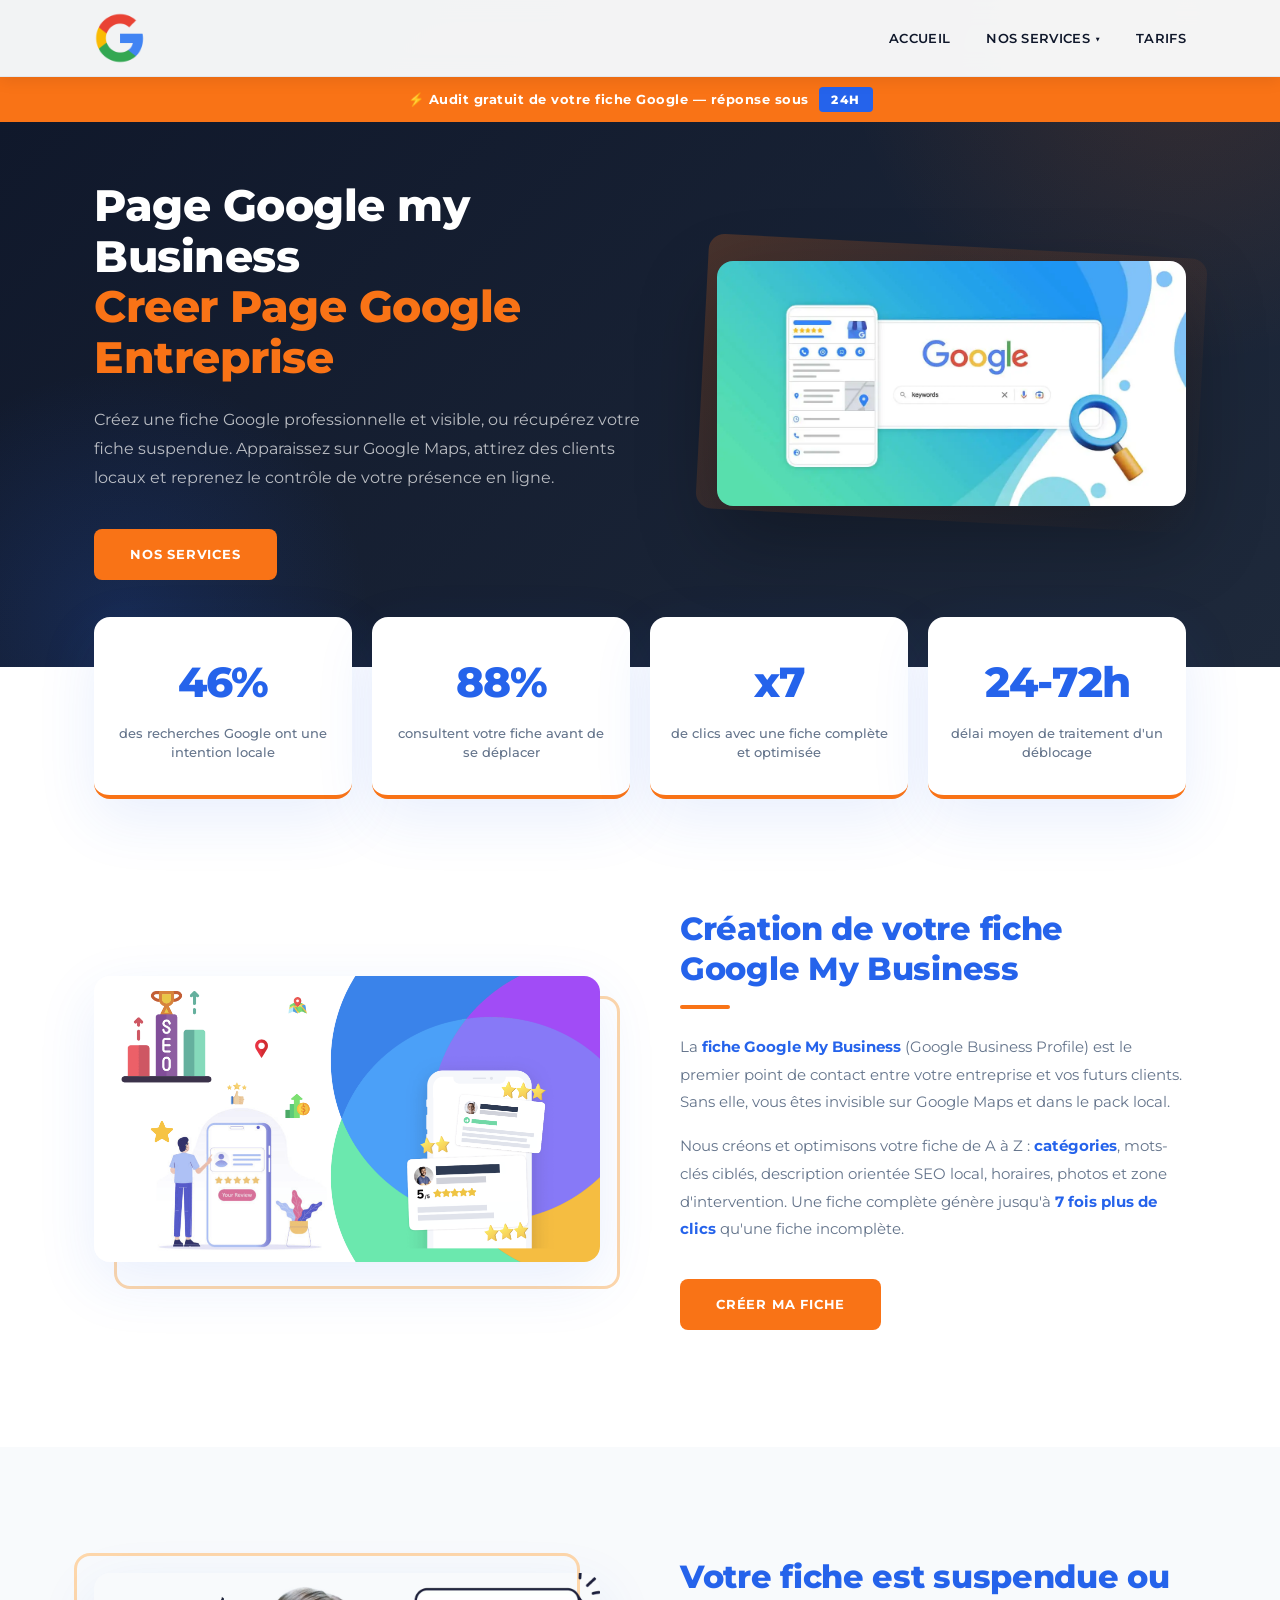
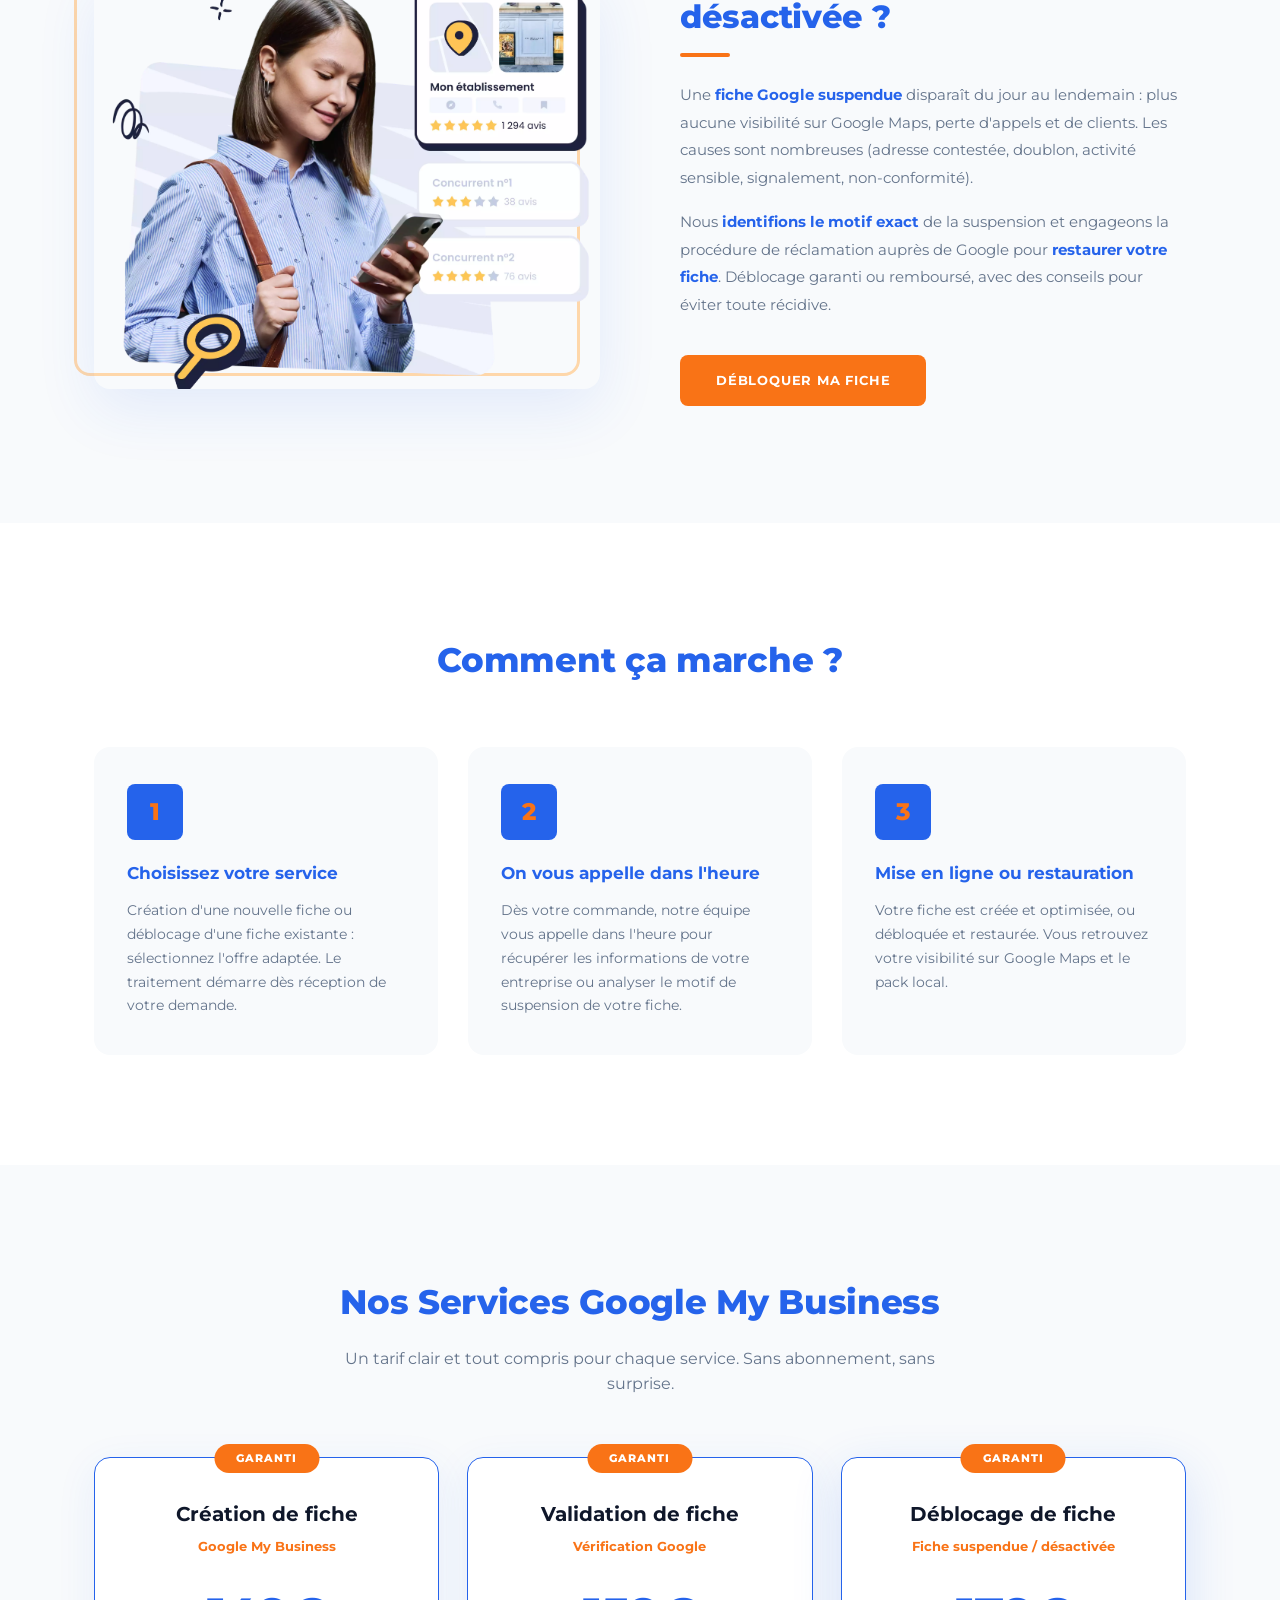
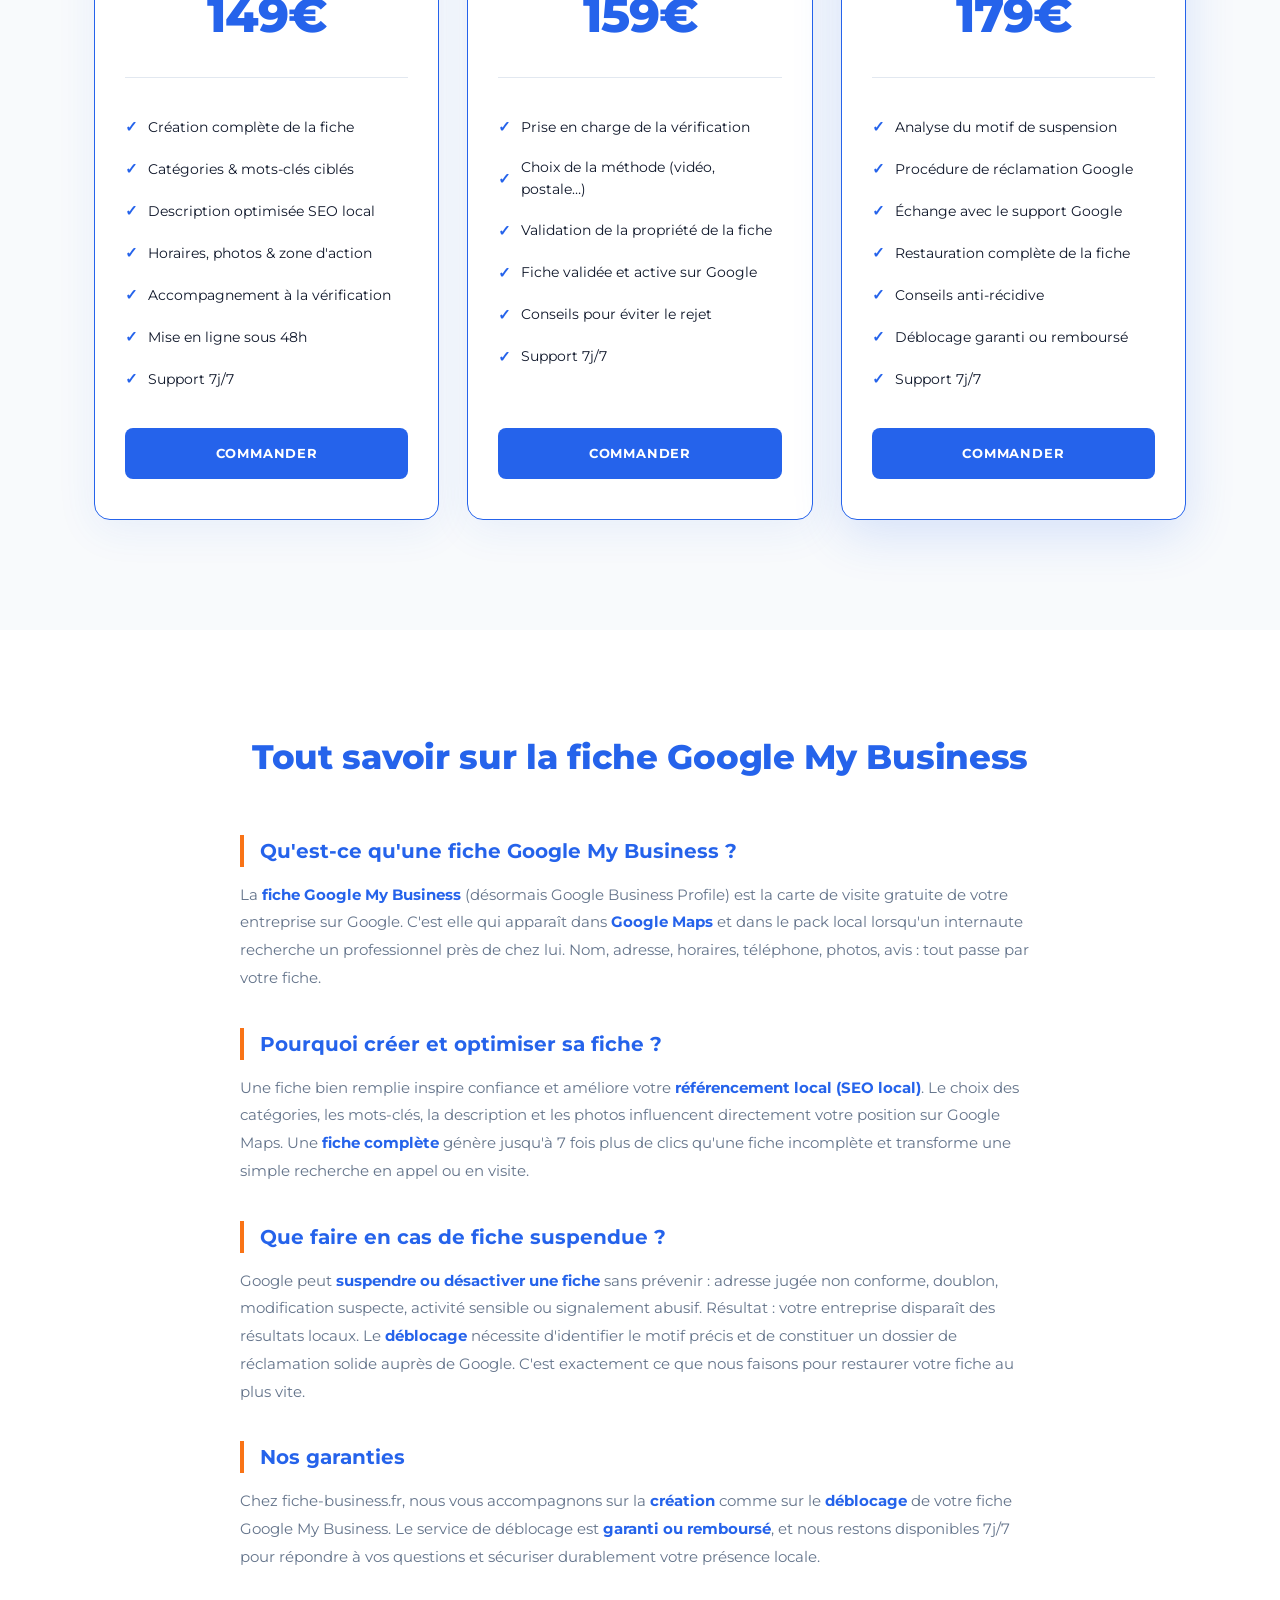
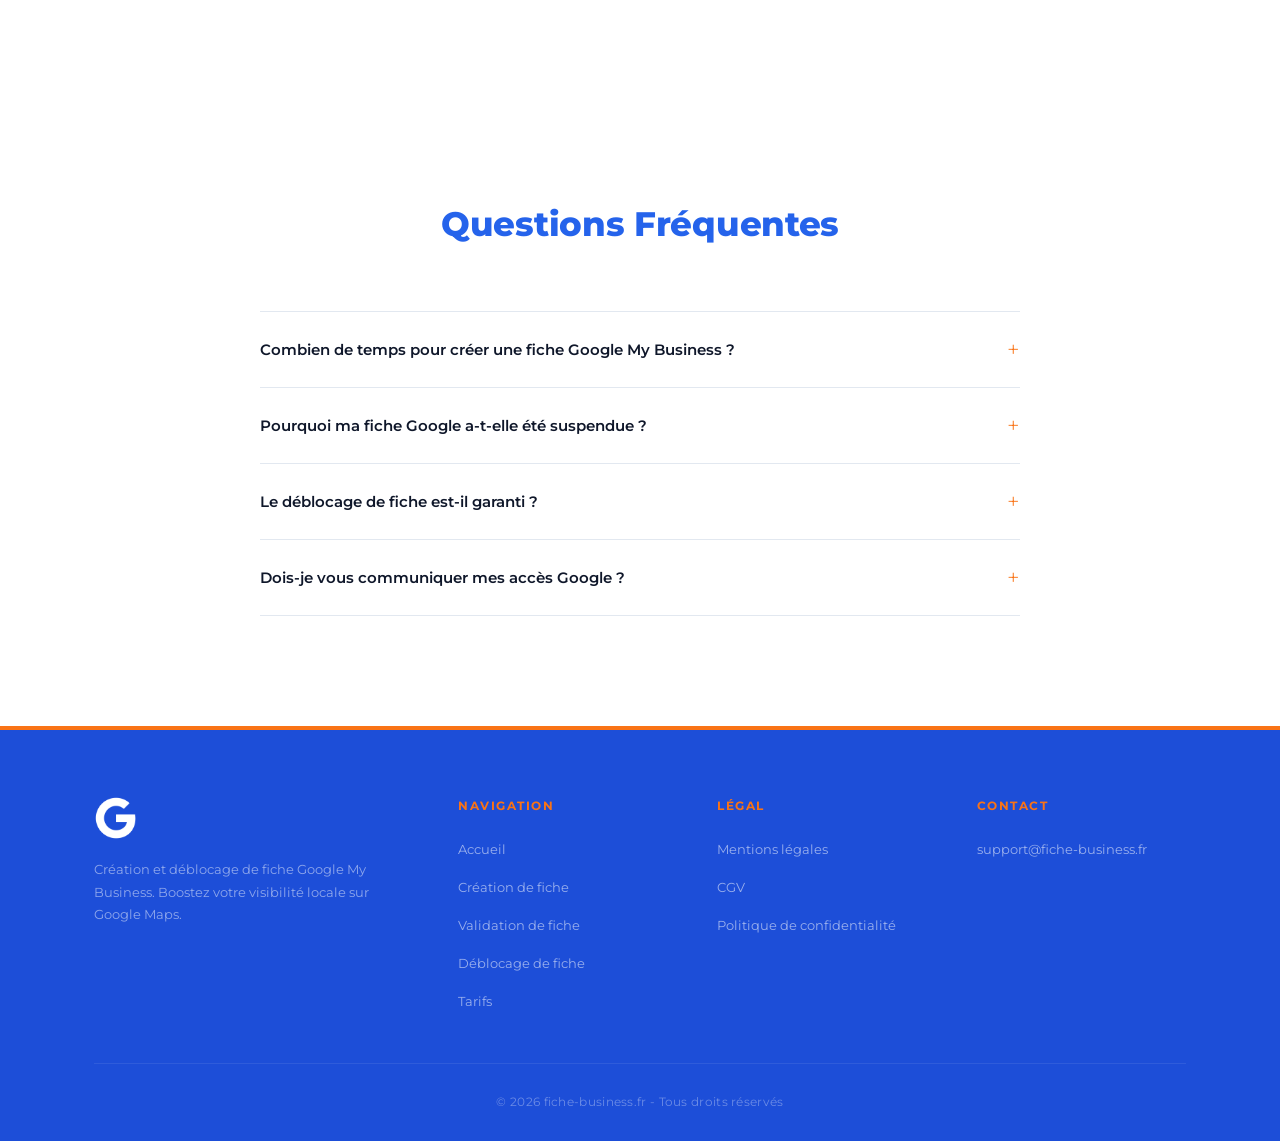
<file: index.html>
<!DOCTYPE html>
<html lang="fr">
<head>
    <meta charset="UTF-8">
    <meta name="viewport" content="width=device-width, initial-scale=1.0">
    <meta name="robots" content="index, follow">
    <title>Page Google my Business - Creer Page Google Entreprise</title>
    <meta name="description" content="Création de fiche Google My Business dès 149€ et déblocage de fiche suspendue dès 179€. Service professionnel, rapide et garanti. Boostez votre visibilité locale sur Google Maps.">
    <link rel="canonical" href="https://fiche-business.fr/"/>
    <link rel="alternate" hreflang="fr-FR" href="https://fiche-business.fr/"/>
    <link rel="alternate" hreflang="x-default" href="https://fiche-business.fr/"/>
    <link rel="preconnect" href="https://fonts.googleapis.com">
    <link rel="preconnect" href="https://fonts.gstatic.com" crossorigin>
    <link href="https://fonts.googleapis.com/css2?family=Montserrat:wght@400;500;600;700;800&display=swap" rel="stylesheet">
    <link rel="stylesheet" href="styles.css">
    <link rel="icon" type="image/x-icon" href="/favicon.ico">
    <link rel="shortcut icon" href="/favicon.ico">
    <link rel="apple-touch-icon" type="image/png" sizes="96x96" href="./logo/apple-icon-96x96.png">
    <link rel="icon" type="image/png" sizes="32x32" href="./logo/android-icon-32x32.png">
    <link rel="icon" type="image/png" sizes="96x96" href="./logo/android-icon-96x96.png">
    <meta name="msapplication-TileColor" content="#ffffff">
    <meta name="msapplication-TileImage" content="./logo/ms-icon-96x96.png">

    <meta property="og:type" content="website">
    <meta property="og:url" content="https://fiche-business.fr/">
    <meta property="og:title" content="Page Google my Business - Creer Page Google Entreprise">
    <meta property="og:description" content="Création de fiche Google My Business dès 149€ et déblocage de fiche suspendue dès 179€. Service professionnel, rapide et garanti.">
    <meta property="og:image" content="https://fiche-business.fr/fiche-google-my-business.webp">
    <meta property="og:locale" content="fr_FR">
    <meta property="og:site_name" content="fiche-business.fr">

    <meta name="twitter:card" content="summary_large_image">
    <meta name="twitter:title" content="Page Google my Business - Creer Page Google Entreprise">
    <meta name="twitter:description" content="Création de fiche Google My Business dès 149€ et déblocage de fiche suspendue dès 179€. Service professionnel, rapide et garanti.">
    <meta name="twitter:image" content="https://fiche-business.fr/fiche-google-my-business.webp">

    <script type="application/ld+json">
    {
        "@context": "https://schema.org",
        "@graph": [
            {
                "@type": "Organization",
                "name": "fiche-business.fr",
                "url": "https://fiche-business.fr",
                "logo": "https://fiche-business.fr/icon-google.png",
                "image": "https://fiche-business.fr/fiche-google-my-business.webp",
                "description": "Service professionnel de création et de déblocage de fiche Google My Business pour améliorer votre visibilité locale sur Google Maps.",
                "email": "support@fiche-business.fr",
                "areaServed": {
                    "@type": "Country",
                    "name": "France"
                },
                "contactPoint": {
                    "@type": "ContactPoint",
                    "email": "support@fiche-business.fr",
                    "contactType": "customer service",
                    "availableLanguage": "fr-FR"
                },
                "hasOfferCatalog": {
                    "@type": "OfferCatalog",
                    "name": "Nos services",
                    "itemListElement": [
                        {
                            "@type": "Offer",
                            "itemOffered": {
                                "@type": "Service",
                                "name": "page google my business",
                                "url": "https://fiche-business.fr/#creation"
                            }
                        },
                        {
                            "@type": "Offer",
                            "itemOffered": {
                                "@type": "Service",
                                "name": "page google business",
                                "url": "https://fiche-business.fr/#creation"
                            }
                        },
                        {
                            "@type": "Offer",
                            "itemOffered": {
                                "@type": "Service",
                                "name": "fiche d établissement google",
                                "url": "https://fiche-business.fr/#creation"
                            }
                        },
                        {
                            "@type": "Offer",
                            "itemOffered": {
                                "@type": "Service",
                                "name": "fiche entreprise google",
                                "url": "https://fiche-business.fr/#creation"
                            }
                        },
                        {
                            "@type": "Offer",
                            "itemOffered": {
                                "@type": "Service",
                                "name": "creer une page google",
                                "url": "https://fiche-business.fr/#creation"
                            }
                        },
                        {
                            "@type": "Offer",
                            "itemOffered": {
                                "@type": "Service",
                                "name": "google my business créer un compte",
                                "url": "https://fiche-business.fr/#creation"
                            }
                        },
                        {
                            "@type": "Offer",
                            "itemOffered": {
                                "@type": "Service",
                                "name": "créer une page google entreprise",
                                "url": "https://fiche-business.fr/#creation"
                            }
                        },
                        {
                            "@type": "Offer",
                            "itemOffered": {
                                "@type": "Service",
                                "name": "creer page google pro",
                                "url": "https://fiche-business.fr/#creation"
                            }
                        },
                        {
                            "@type": "Offer",
                            "itemOffered": {
                                "@type": "Service",
                                "name": "créer page google entreprise",
                                "url": "https://fiche-business.fr/#creation"
                            }
                        },
                        {
                            "@type": "Offer",
                            "itemOffered": {
                                "@type": "Service",
                                "name": "créer une fiche google",
                                "url": "https://fiche-business.fr/#creation"
                            }
                        },
                        {
                            "@type": "Offer",
                            "itemOffered": {
                                "@type": "Service",
                                "name": "créer un compte google my business",
                                "url": "https://fiche-business.fr/#creation"
                            }
                        },
                        {
                            "@type": "Offer",
                            "itemOffered": {
                                "@type": "Service",
                                "name": "créer un compte google entreprise",
                                "url": "https://fiche-business.fr/#creation"
                            }
                        },
                        {
                            "@type": "Offer",
                            "itemOffered": {
                                "@type": "Service",
                                "name": "créer une page google my business",
                                "url": "https://fiche-business.fr/#creation"
                            }
                        },
                        {
                            "@type": "Offer",
                            "itemOffered": {
                                "@type": "Service",
                                "name": "creation fiche google",
                                "url": "https://fiche-business.fr/#creation"
                            }
                        },
                        {
                            "@type": "Offer",
                            "itemOffered": {
                                "@type": "Service",
                                "name": "créer une fiche d établissement google",
                                "url": "https://fiche-business.fr/#creation"
                            }
                        },
                        {
                            "@type": "Offer",
                            "itemOffered": {
                                "@type": "Service",
                                "name": "fiche google suspendue",
                                "url": "https://fiche-business.fr/#deblocage"
                            }
                        }
                    ]
                }
            },
            {
                "@type": "WebSite",
                "name": "fiche-business.fr",
                "url": "https://fiche-business.fr"
            },
            {
                "@type": "FAQPage",
                "mainEntity": [
                    {
                        "@type": "Question",
                        "name": "Combien de temps pour créer une fiche Google My Business ?",
                        "acceptedAnswer": {
                            "@type": "Answer",
                            "text": "Une fois vos informations transmises, nous créons et optimisons votre fiche puis la mettons en ligne sous 48h. La validation finale par Google (vérification) peut prendre quelques jours supplémentaires selon votre activité."
                        }
                    },
                    {
                        "@type": "Question",
                        "name": "Pourquoi ma fiche Google a-t-elle été suspendue ?",
                        "acceptedAnswer": {
                            "@type": "Answer",
                            "text": "Une fiche peut être suspendue ou désactivée pour de multiples raisons : informations jugées non conformes, adresse contestée, doublon, activité sensible, ou signalement. Nous analysons le motif exact et engageons la procédure de réclamation auprès de Google pour la restaurer."
                        }
                    },
                    {
                        "@type": "Question",
                        "name": "Le déblocage de fiche est-il garanti ?",
                        "acceptedAnswer": {
                            "@type": "Answer",
                            "text": "Oui. Notre service de déblocage est garanti : si nous ne parvenons pas à restaurer votre fiche, vous êtes remboursé. Nous vous donnons également des conseils pour éviter une nouvelle suspension."
                        }
                    },
                    {
                        "@type": "Question",
                        "name": "Dois-je vous communiquer mes accès Google ?",
                        "acceptedAnswer": {
                            "@type": "Answer",
                            "text": "Selon le service, nous travaillons soit avec un accès gestionnaire à votre fiche, soit en vous guidant pas à pas. Vos identifiants personnels ne nous sont jamais nécessaires : tout se fait de façon sécurisée."
                        }
                    }
                ]
            },
            {
                "@type": "ItemList",
                "name": "Nos Services Google My Business",
                "itemListElement": [
                    {
                        "@type": "ListItem",
                        "position": 1,
                        "item": {
                            "@type": "Service",
                            "name": "Création de fiche Google My Business",
                            "description": "Création et optimisation complète de votre fiche Google My Business : informations, catégories, mots-clés, description SEO, photos et mise en ligne sous 48h.",
                            "image": "https://fiche-business.fr/fiche-google-my-business.webp",
                            "provider": {
                                "@type": "Organization",
                                "name": "fiche-business.fr"
                            },
                            "areaServed": {
                                "@type": "Country",
                                "name": "France"
                            },
                            "offers": {
                                "@type": "Offer",
                                "price": "149",
                                "priceCurrency": "EUR",
                                "availability": "https://schema.org/InStock"
                            }
                        }
                    },
                    {
                        "@type": "ListItem",
                        "position": 2,
                        "item": {
                            "@type": "Service",
                            "name": "Déblocage de fiche Google My Business",
                            "description": "Analyse du motif de suspension, procédure de réclamation et restauration complète de votre fiche Google My Business suspendue ou désactivée. Déblocage garanti ou remboursé.",
                            "image": "https://fiche-business.fr/avis-google-entreprise.webp",
                            "provider": {
                                "@type": "Organization",
                                "name": "fiche-business.fr"
                            },
                            "areaServed": {
                                "@type": "Country",
                                "name": "France"
                            },
                            "offers": {
                                "@type": "Offer",
                                "price": "179",
                                "priceCurrency": "EUR",
                                "availability": "https://schema.org/InStock"
                            }
                        }
                    }
                ]
            }
        ]
    }
    </script>
</head>
<body>
    <header class="header">
        <div class="container">
            <a href="https://fiche-business.fr" class="logo">
                <img src="icon-google.png" alt="fiche-business.fr - Création et déblocage de fiche Google My Business" title="fiche-business.fr" width="512" height="512" class="logo-img">
            </a>
            <nav class="nav">
                <ul class="nav-list">
                    <li><a href="https://fiche-business.fr" class="nav-link active">Accueil</a></li>
                    <li class="nav-item dropdown">
                        <a href="#" class="nav-link">Nos Services <span class="dropdown-arrow">▼</span></a>
                        <div class="dropdown-menu">
                            <a href="creation-fiche-google.html">Création de fiche</a>
                            <a href="valider-fiche-google.html">Validation de fiche</a>
                            <a href="fiche-google-suspendu.html">Déblocage de fiche</a>
                        </div>
                    </li>
                    <li><a href="#offres" class="nav-link">Tarifs</a></li>
                </ul>
            </nav>
            <button class="menu-toggle" aria-label="Menu">
                <span></span>
                <span></span>
                <span></span>
            </button>
        </div>
    </header>
    <div class="promo-bar">&#x26A1; Audit gratuit de votre fiche Google &mdash; r&eacute;ponse sous <span class="promo-code">24H</span></div>

    <section id="accueil" class="hero">
        <div class="container">
            <div class="hero-content">
                <h1>Page Google my Business<br><span class="highlight">Creer Page Google Entreprise</span></h1>
                <p class="hero-subtitle">Créez une fiche Google professionnelle et visible, ou récupérez votre fiche suspendue. Apparaissez sur Google Maps, attirez des clients locaux et reprenez le contrôle de votre présence en ligne.</p>
                <a href="#offres" class="btn btn-primary" title="création et déblocage de fiche Google My Business">Nos Services</a>
            </div>
            <div class="hero-image">
                <img src="keywords-google-my-business-1.webp" alt="Page Google My Business et création de page Google entreprise" title="Page Google My Business" width="1200" height="628" class="hero-img" loading="eager">
            </div>
        </div>
    </section>

    <section class="stats">
        <div class="container">
            <div class="stat-card">
                <div class="stat-number" data-target="46" data-suffix="%">46%</div>
                <p>des recherches Google ont une intention locale</p>
            </div>
            <div class="stat-card">
                <div class="stat-number" data-target="88" data-suffix="%">88%</div>
                <p>consultent votre fiche avant de se déplacer</p>
            </div>
            <div class="stat-card">
                <div class="stat-number" data-target="0" data-static="x7">x7</div>
                <p>de clics avec une fiche complète et optimisée</p>
            </div>
            <div class="stat-card">
                <div class="stat-number" data-target="0" data-static="24-72h">24-72h</div>
                <p>délai moyen de traitement d'un déblocage</p>
            </div>
        </div>
    </section>

    <section id="creation" class="credibility">
        <div class="container">
            <div class="credibility-image">
                <img src="acheter-avis-google.png" alt="Création et optimisation d'une fiche Google My Business" title="Création de fiche Google My Business" width="964" height="421" class="credibility-img" loading="lazy">
            </div>
            <div class="credibility-content">
                <h2>Création de votre fiche Google My Business</h2>
                <p>La <strong>fiche Google My Business</strong> (Google Business Profile) est le premier point de contact entre votre entreprise et vos futurs clients. Sans elle, vous êtes invisible sur Google Maps et dans le pack local.</p>
                <p>Nous créons et optimisons votre fiche de A à Z : <strong>catégories</strong>, mots-clés ciblés, description orientée SEO local, horaires, photos et zone d'intervention. Une fiche complète génère jusqu'à <strong>7 fois plus de clics</strong> qu'une fiche incomplète.</p>
                <a href="#offres" class="btn btn-primary" title="créer une fiche Google My Business">Créer ma fiche</a>
            </div>
        </div>
    </section>

    <section id="deblocage" class="credibility credibility-reverse">
        <div class="container">
            <div class="credibility-content">
                <h2>Votre fiche est suspendue ou désactivée ?</h2>
                <p>Une <strong>fiche Google suspendue</strong> disparaît du jour au lendemain : plus aucune visibilité sur Google Maps, perte d'appels et de clients. Les causes sont nombreuses (adresse contestée, doublon, activité sensible, signalement, non-conformité).</p>
                <p>Nous <strong>identifions le motif exact</strong> de la suspension et engageons la procédure de réclamation auprès de Google pour <strong>restaurer votre fiche</strong>. Déblocage garanti ou remboursé, avec des conseils pour éviter toute récidive.</p>
                <a href="#offres" class="btn btn-primary" title="débloquer une fiche Google My Business">Débloquer ma fiche</a>
            </div>
            <div class="credibility-image">
                <img src="avis-google-entreprise.webp" alt="Déblocage d'une fiche Google My Business suspendue" title="Déblocage de fiche Google My Business" width="601" height="791" class="credibility-img" loading="lazy">
            </div>
        </div>
    </section>

    <section class="how-it-works">
        <div class="container">
            <h2 class="section-title">Comment ça marche ?</h2>
            <div class="steps">
                <div class="step">
                    <div class="step-icon">
                        <span>1</span>
                    </div>
                    <h3>Choisissez votre service</h3>
                    <p>Création d'une nouvelle fiche ou déblocage d'une fiche existante : sélectionnez l'offre adaptée. Le traitement démarre dès réception de votre demande.</p>
                </div>
                <div class="step">
                    <div class="step-icon">
                        <span>2</span>
                    </div>
                    <h3>On vous appelle dans l'heure</h3>
                    <p>Dès votre commande, notre équipe vous appelle dans l'heure pour récupérer les informations de votre entreprise ou analyser le motif de suspension de votre fiche.</p>
                </div>
                <div class="step">
                    <div class="step-icon">
                        <span>3</span>
                    </div>
                    <h3>Mise en ligne ou restauration</h3>
                    <p>Votre fiche est créée et optimisée, ou débloquée et restaurée. Vous retrouvez votre visibilité sur Google Maps et le pack local.</p>
                </div>
            </div>
        </div>
    </section>

    <section id="offres" class="pricing">
        <div class="container">
            <h2 class="section-title">Nos Services Google My Business</h2>
            <p class="section-subtitle">Un tarif clair et tout compris pour chaque service. Sans abonnement, sans surprise.</p>
            <div class="pricing-cards">
                <div class="pricing-card">
                    <div class="pricing-badge">Garanti</div>
                    <div class="pricing-header">
                        <h3>Création de fiche</h3>
                        <div class="pricing-bonus">Google My Business</div>
                    </div>
                    <div class="pricing-price">
                        <span class="price">149€</span>
                    </div>
                    <ul class="pricing-features">
                        <li><span class="check">✓</span> Création complète de la fiche</li>
                        <li><span class="check">✓</span> Catégories &amp; mots-clés ciblés</li>
                        <li><span class="check">✓</span> Description optimisée SEO local</li>
                        <li><span class="check">✓</span> Horaires, photos &amp; zone d'action</li>
                        <li><span class="check">✓</span> Accompagnement à la vérification</li>
                        <li><span class="check">✓</span> Mise en ligne sous 48h</li>
                        <li><span class="check">✓</span> Support 7j/7</li>
                    </ul>
                    <a href="https://buy.stripe.com/5kQeVffIW8Ir0WU0UXaZi09" class="btn btn-primary" title="commander la création de fiche Google" target="_blank" rel="noopener noreferrer">Commander</a>
                </div>

                <div class="pricing-card">
                    <div class="pricing-badge">Garanti</div>
                    <div class="pricing-header">
                        <h3>Validation de fiche</h3>
                        <div class="pricing-bonus">Vérification Google</div>
                    </div>
                    <div class="pricing-price">
                        <span class="price">159€</span>
                    </div>
                    <ul class="pricing-features">
                        <li><span class="check">✓</span> Prise en charge de la vérification</li>
                        <li><span class="check">✓</span> Choix de la méthode (vidéo, postale…)</li>
                        <li><span class="check">✓</span> Validation de la propriété de la fiche</li>
                        <li><span class="check">✓</span> Fiche validée et active sur Google</li>
                        <li><span class="check">✓</span> Conseils pour éviter le rejet</li>
                        <li><span class="check">✓</span> Support 7j/7</li>
                    </ul>
                    <a href="https://buy.stripe.com/6oU8wRbsG1fZbBy8npaZi0b" class="btn btn-primary" title="validation de fiche Google My Business" target="_blank" rel="noopener noreferrer">Commander</a>
                </div>

                <div class="pricing-card featured">
                    <div class="pricing-badge">Garanti</div>
                    <div class="pricing-header">
                        <h3>Déblocage de fiche</h3>
                        <div class="pricing-bonus">Fiche suspendue / désactivée</div>
                    </div>
                    <div class="pricing-price">
                        <span class="price">179€</span>
                    </div>
                    <ul class="pricing-features">
                        <li><span class="check">✓</span> Analyse du motif de suspension</li>
                        <li><span class="check">✓</span> Procédure de réclamation Google</li>
                        <li><span class="check">✓</span> Échange avec le support Google</li>
                        <li><span class="check">✓</span> Restauration complète de la fiche</li>
                        <li><span class="check">✓</span> Conseils anti-récidive</li>
                        <li><span class="check">✓</span> Déblocage garanti ou remboursé</li>
                        <li><span class="check">✓</span> Support 7j/7</li>
                    </ul>
                    <a href="https://buy.stripe.com/bJe7sN68m3o70WUbzBaZi0a" class="btn btn-primary" title="commander le déblocage de fiche Google" target="_blank" rel="noopener noreferrer">Commander</a>
                </div>
            </div>
        </div>
    </section>

    <section class="seo-content">
        <div class="container">
            <h2 class="section-title">Tout savoir sur la fiche Google My Business</h2>
            <div class="seo-text">
                <h3>Qu'est-ce qu'une fiche Google My Business ?</h3>
                <p>La <strong>fiche Google My Business</strong> (désormais Google Business Profile) est la carte de visite gratuite de votre entreprise sur Google. C'est elle qui apparaît dans <strong>Google Maps</strong> et dans le pack local lorsqu'un internaute recherche un professionnel près de chez lui. Nom, adresse, horaires, téléphone, photos, avis : tout passe par votre fiche.</p>

                <h3>Pourquoi créer et optimiser sa fiche ?</h3>
                <p>Une fiche bien remplie inspire confiance et améliore votre <strong>référencement local (SEO local)</strong>. Le choix des catégories, les mots-clés, la description et les photos influencent directement votre position sur Google Maps. Une <strong>fiche complète</strong> génère jusqu'à 7 fois plus de clics qu'une fiche incomplète et transforme une simple recherche en appel ou en visite.</p>

                <h3>Que faire en cas de fiche suspendue ?</h3>
                <p>Google peut <strong>suspendre ou désactiver une fiche</strong> sans prévenir : adresse jugée non conforme, doublon, modification suspecte, activité sensible ou signalement abusif. Résultat : votre entreprise disparaît des résultats locaux. Le <strong>déblocage</strong> nécessite d'identifier le motif précis et de constituer un dossier de réclamation solide auprès de Google. C'est exactement ce que nous faisons pour restaurer votre fiche au plus vite.</p>

                <h3>Nos garanties</h3>
                <p>Chez fiche-business.fr, nous vous accompagnons sur la <strong>création</strong> comme sur le <strong>déblocage</strong> de votre fiche Google My Business. Le service de déblocage est <strong>garanti ou remboursé</strong>, et nous restons disponibles 7j/7 pour répondre à vos questions et sécuriser durablement votre présence locale.</p>
            </div>
        </div>
    </section>

    <section class="faq">
        <div class="container">
            <h2 class="section-title">Questions Fréquentes</h2>
            <div class="faq-list">
                <div class="faq-item">
                    <button class="faq-question">
                        <span>Combien de temps pour créer une fiche Google My Business ?</span>
                        <span class="faq-icon">+</span>
                    </button>
                    <div class="faq-answer">
                        <p>Une fois vos informations transmises, nous créons et optimisons votre fiche puis la mettons en ligne sous 48h. La validation finale par Google (vérification) peut prendre quelques jours supplémentaires selon votre activité.</p>
                    </div>
                </div>
                <div class="faq-item">
                    <button class="faq-question">
                        <span>Pourquoi ma fiche Google a-t-elle été suspendue ?</span>
                        <span class="faq-icon">+</span>
                    </button>
                    <div class="faq-answer">
                        <p>Une fiche peut être suspendue ou désactivée pour de multiples raisons : informations jugées non conformes, adresse contestée, doublon, activité sensible ou signalement. Nous analysons le motif exact et engageons la procédure de réclamation auprès de Google pour la restaurer.</p>
                    </div>
                </div>
                <div class="faq-item">
                    <button class="faq-question">
                        <span>Le déblocage de fiche est-il garanti ?</span>
                        <span class="faq-icon">+</span>
                    </button>
                    <div class="faq-answer">
                        <p>Oui. Notre service de déblocage est garanti : si nous ne parvenons pas à restaurer votre fiche, vous êtes remboursé. Nous vous donnons également des conseils pour éviter une nouvelle suspension.</p>
                    </div>
                </div>
                <div class="faq-item">
                    <button class="faq-question">
                        <span>Dois-je vous communiquer mes accès Google ?</span>
                        <span class="faq-icon">+</span>
                    </button>
                    <div class="faq-answer">
                        <p>Selon le service, nous travaillons soit avec un accès gestionnaire à votre fiche, soit en vous guidant pas à pas. Vos identifiants personnels ne nous sont jamais nécessaires : tout se fait de façon sécurisée.</p>
                    </div>
                </div>
            </div>
        </div>
    </section>

    <footer class="footer">
        <div class="container">
            <div class="footer-content">
                <div class="footer-brand">
                    <a href="https://fiche-business.fr" class="logo">
                        <img src="icon-google.png" alt="fiche-business.fr - Logo" title="fiche-business.fr" width="512" height="512" class="logo-img">
                    </a>
                    <p>Création et déblocage de fiche Google My Business. Boostez votre visibilité locale sur Google Maps.</p>
                </div>
                <div class="footer-links">
                    <h4>Navigation</h4>
                    <ul>
                        <li><a href="#accueil">Accueil</a></li>
                        <li><a href="creation-fiche-google.html">Création de fiche</a></li>
                        <li><a href="valider-fiche-google.html">Validation de fiche</a></li>
                        <li><a href="fiche-google-suspendu.html">Déblocage de fiche</a></li>
                        <li><a href="#offres">Tarifs</a></li>
                    </ul>
                </div>
                <div class="footer-links">
                    <h4>Légal</h4>
                    <ul>
                        <li><a href="#">Mentions légales</a></li>
                        <li><a href="#">CGV</a></li>
                        <li><a href="#">Politique de confidentialité</a></li>
                    </ul>
                </div>
                <div class="footer-links">
                    <h4>Contact</h4>
                    <ul>
                        <li><a href="mailto:support@fiche-business.fr">support@fiche-business.fr</a></li>
                    </ul>
                </div>
            </div>
            <div class="footer-bottom">
                <p>&copy; 2026 fiche-business.fr - Tous droits réservés</p>
            </div>
        </div>
    </footer>


    <script>
        document.addEventListener('DOMContentLoaded', function() {

            const menuToggle = document.querySelector('.menu-toggle');
            const nav = document.querySelector('.nav');

            if (menuToggle && nav) {
                menuToggle.addEventListener('click', function() {
                    nav.classList.toggle('active');
                    menuToggle.classList.toggle('active');
                });

                const navLinks = document.querySelectorAll('.nav-link:not(.nav-item.dropdown > .nav-link)');
                navLinks.forEach(link => {
                    link.addEventListener('click', function() {
                        nav.classList.remove('active');
                        menuToggle.classList.remove('active');
                    });
                });

                document.addEventListener('click', function(e) {
                    if (nav.classList.contains('active') && !nav.contains(e.target) && !menuToggle.contains(e.target)) {
                        nav.classList.remove('active');
                        menuToggle.classList.remove('active');
                        document.querySelectorAll('.nav-item.dropdown').forEach(d => d.classList.remove('active'));
                    }
                });
            }

            const dropdowns = document.querySelectorAll('.nav-item.dropdown');
            dropdowns.forEach(dropdown => {
                const dropdownLink = dropdown.querySelector('.nav-link');
                dropdownLink.addEventListener('click', function(e) {
                    if (window.innerWidth <= 768) {
                        e.preventDefault();
                        dropdown.classList.toggle('active');
                    }
                });
            });

            const dropdownMenuLinks = document.querySelectorAll('.dropdown-menu a');
            dropdownMenuLinks.forEach(link => {
                link.addEventListener('click', function() {
                    if (window.innerWidth <= 768) {
                        const nav = document.querySelector('.nav');
                        const menuToggle = document.querySelector('.menu-toggle');
                        nav.classList.remove('active');
                        menuToggle.classList.remove('active');
                        document.querySelectorAll('.nav-item.dropdown').forEach(d => d.classList.remove('active'));
                    }
                });
            });

            const anchorLinks = document.querySelectorAll('a[href^="#"]');

            anchorLinks.forEach(link => {
                link.addEventListener('click', function(e) {
                    e.preventDefault();
                    const targetId = this.getAttribute('href');
                    const targetElement = document.querySelector(targetId);

                    if (targetElement) {
                        const headerHeight = document.querySelector('.header').offsetHeight;
                        const targetPosition = targetElement.offsetTop - headerHeight;

                        window.scrollTo({
                            top: targetPosition,
                            behavior: 'smooth'
                        });
                    }
                });
            });

            const faqItems = document.querySelectorAll('.faq-item');

            faqItems.forEach(item => {
                const question = item.querySelector('.faq-question');

                question.addEventListener('click', function() {
                    faqItems.forEach(otherItem => {
                        if (otherItem !== item && otherItem.classList.contains('active')) {
                            otherItem.classList.remove('active');
                        }
                    });

                    item.classList.toggle('active');
                });
            });

            const sections = document.querySelectorAll('section[id]');
            const navLinksAll = document.querySelectorAll('.nav-link');

            function updateActiveNav() {
                const scrollPosition = window.scrollY + 100;

                sections.forEach(section => {
                    const sectionTop = section.offsetTop;
                    const sectionHeight = section.offsetHeight;
                    const sectionId = section.getAttribute('id');

                    if (scrollPosition >= sectionTop && scrollPosition < sectionTop + sectionHeight) {
                        navLinksAll.forEach(link => {
                            link.classList.remove('active');
                            if (link.getAttribute('href') === '#' + sectionId) {
                                link.classList.add('active');
                            }
                        });
                    }
                });
            }

            window.addEventListener('scroll', updateActiveNav);

            const header = document.querySelector('.header');

            function updateHeader() {
                if (window.scrollY > 50) {
                    header.style.boxShadow = '0 4px 20px rgba(0, 0, 0, 0.1)';
                } else {
                    header.style.boxShadow = '0 4px 15px rgba(0, 0, 0, 0.08)';
                }
            }

            window.addEventListener('scroll', updateHeader);

            const animateElements = document.querySelectorAll('.stat-card, .step, .pricing-card, .testimonial-card, .blog-card, .faq-item');

            const observerOptions = {
                threshold: 0.1,
                rootMargin: '0px 0px -50px 0px'
            };

            const observer = new IntersectionObserver(function(entries) {
                entries.forEach(entry => {
                    if (entry.isIntersecting) {
                        entry.target.style.opacity = '1';
                        entry.target.style.transform = 'translateY(0)';
                    }
                });
            }, observerOptions);

            animateElements.forEach(element => {
                element.style.opacity = '0';
                element.style.transform = 'translateY(30px)';
                element.style.transition = 'opacity 0.6s ease, transform 0.6s ease';
                observer.observe(element);
            });

            const statNumbers = document.querySelectorAll('.stat-number');
            let animated = false;

            function animateCounters() {
                if (animated) return;

                statNumbers.forEach(stat => {
                    const staticText = stat.getAttribute('data-static');
                    if (staticText) {
                        stat.textContent = staticText;
                        return;
                    }
                    const target = parseInt(stat.getAttribute('data-target') || stat.textContent);
                    const suffix = stat.getAttribute('data-suffix') || '%';
                    if (isNaN(target) || target <= 0) return;
                    let current = 0;
                    const increment = target / 50;
                    const duration = 2000;
                    const stepTime = duration / 50;

                    const counter = setInterval(() => {
                        current += increment;
                        if (current >= target) {
                            stat.textContent = target + suffix;
                            clearInterval(counter);
                        } else {
                            stat.textContent = Math.floor(current) + suffix;
                        }
                    }, stepTime);
                });

                animated = true;
            }

            const statsSection = document.querySelector('.stats');
            if (statsSection) {
                const statsObserver = new IntersectionObserver((entries) => {
                    entries.forEach(entry => {
                        if (entry.isIntersecting) {
                            animateCounters();
                        }
                    });
                }, { threshold: 0.5 });

                statsObserver.observe(statsSection);
            }

        });
    </script>
</body>
</html>
</file>
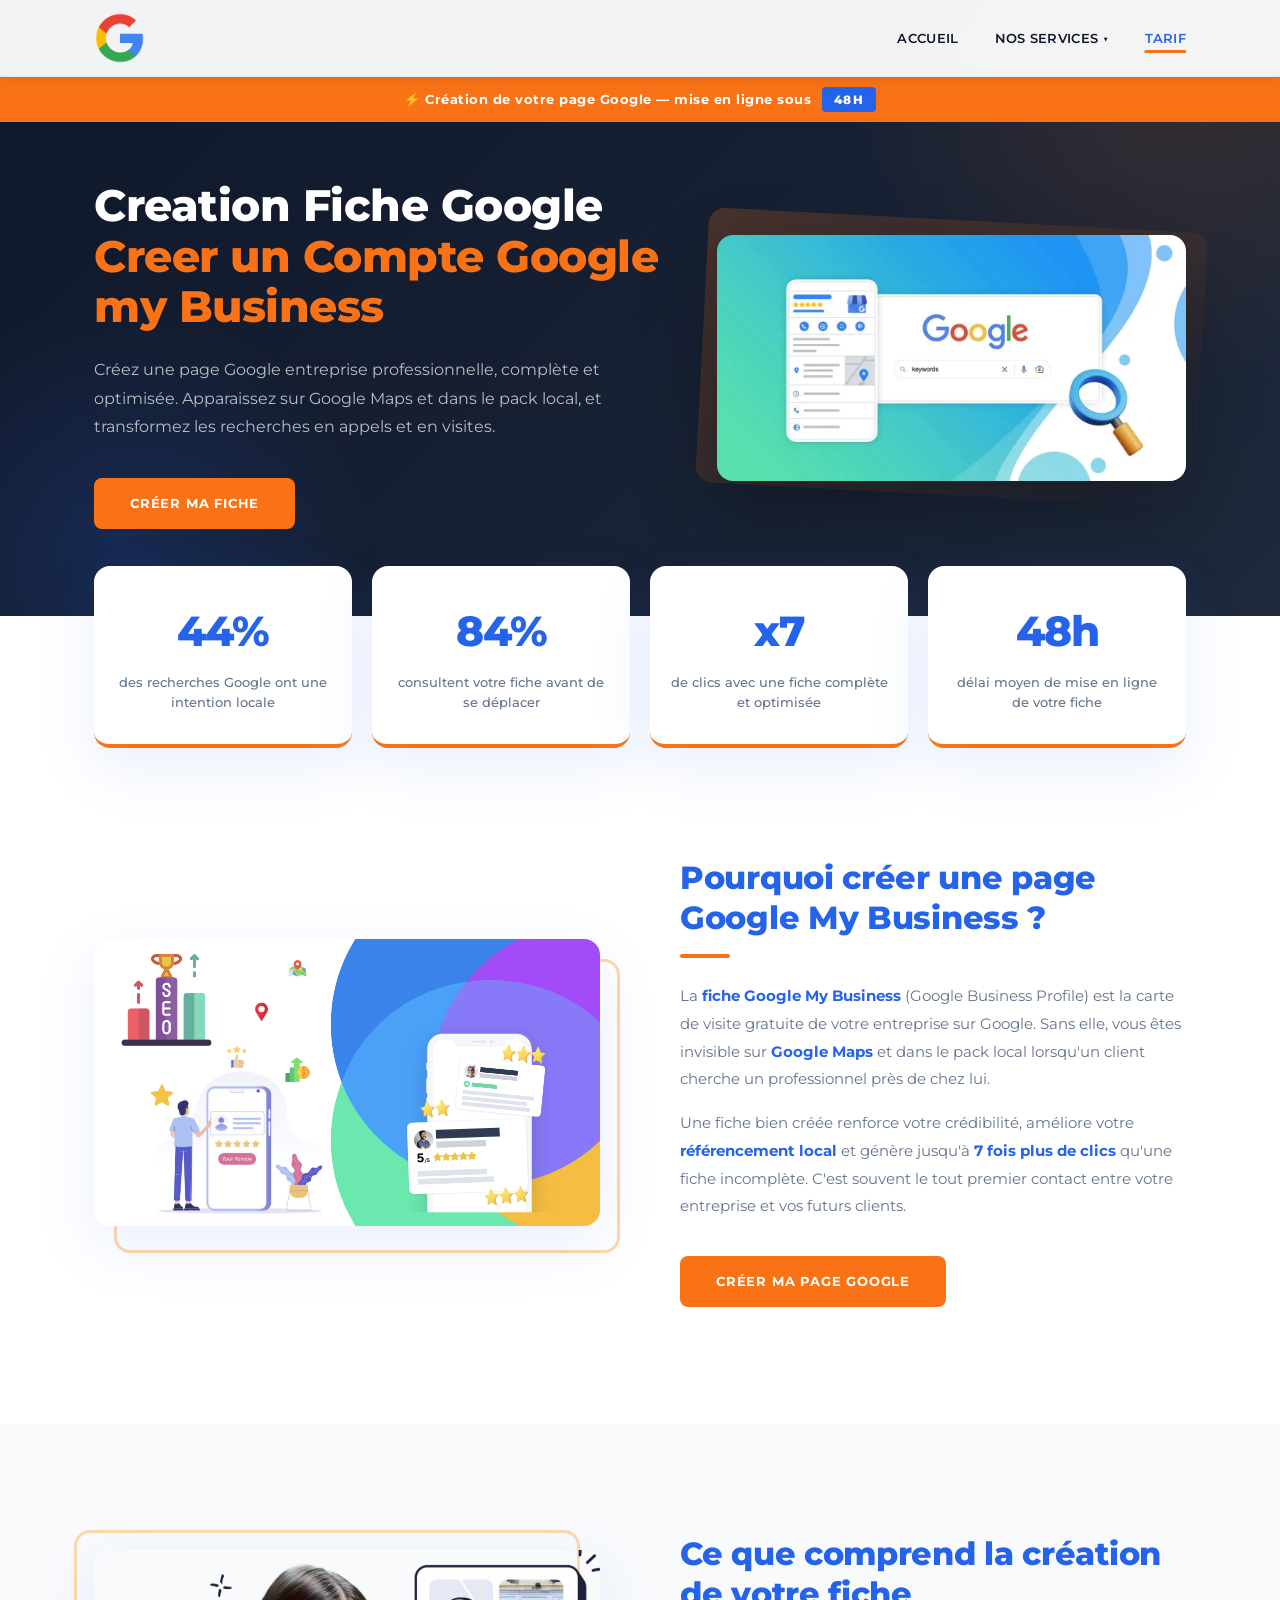
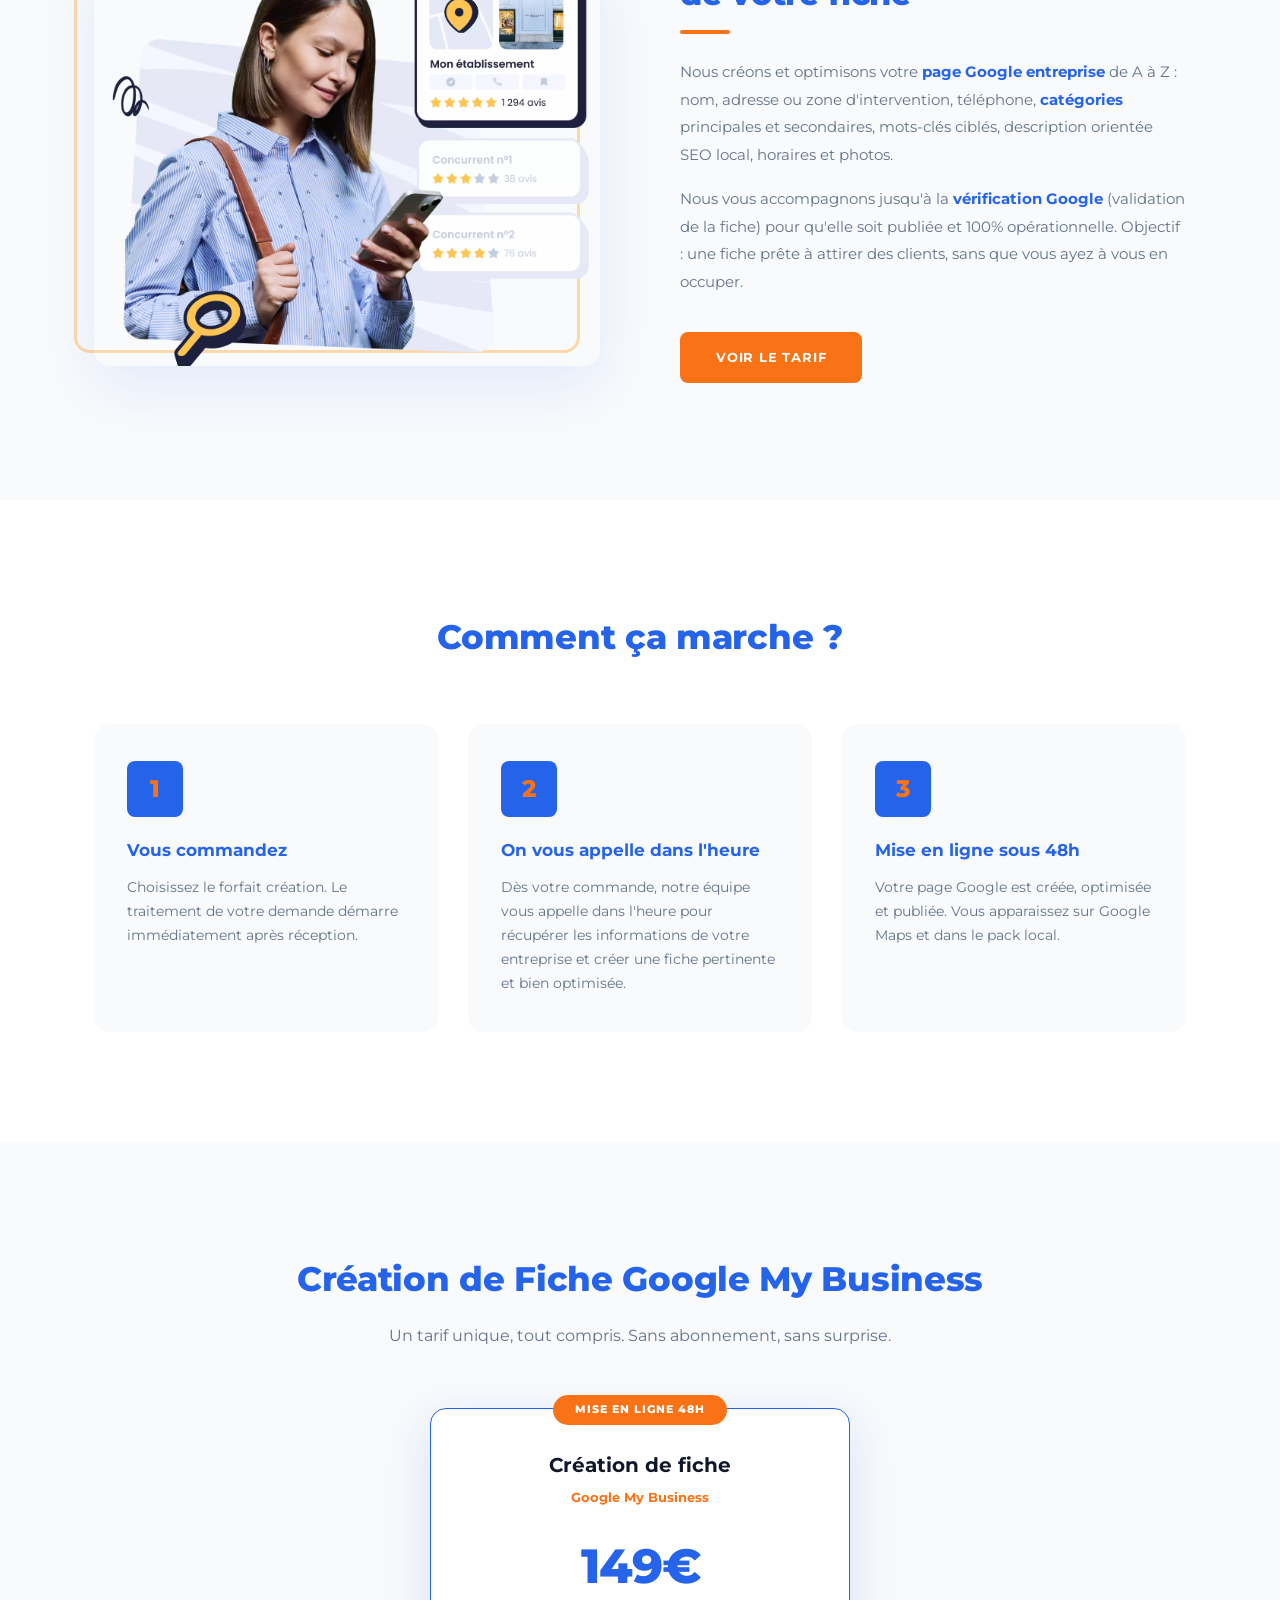
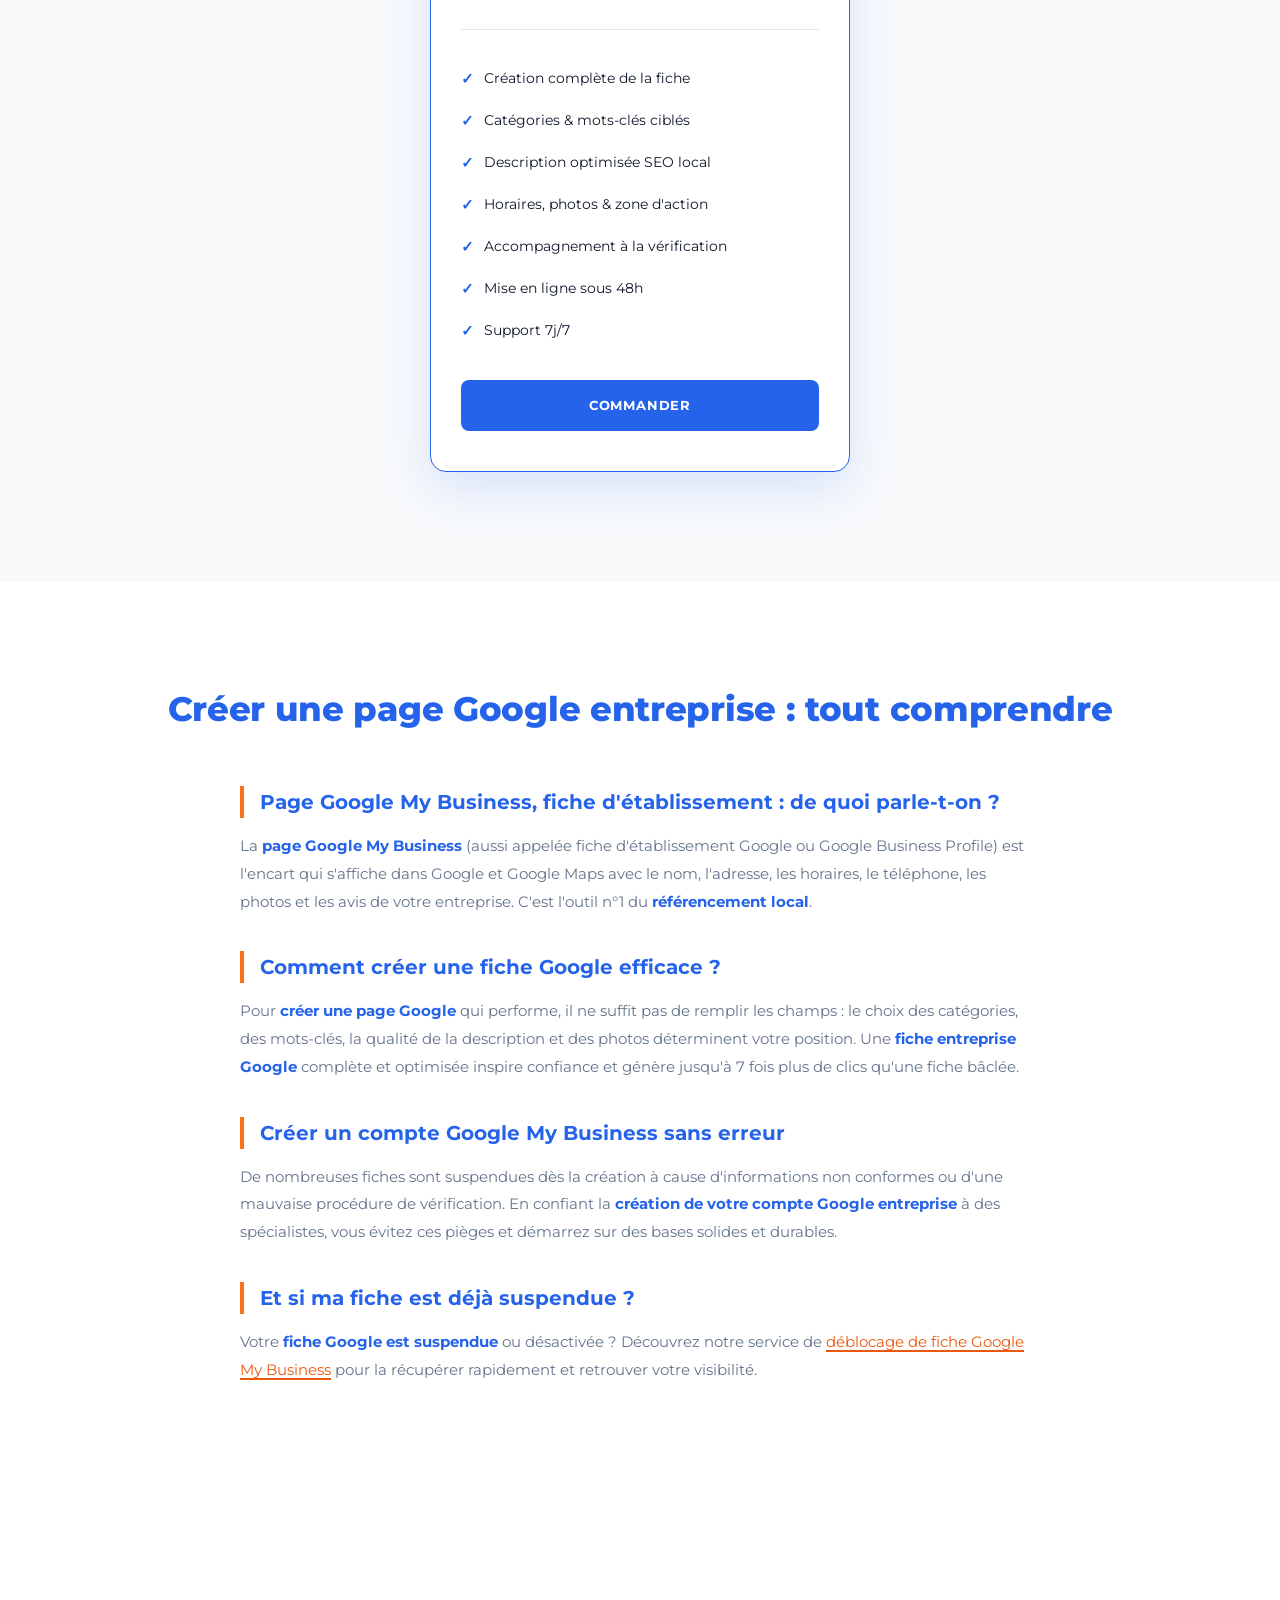
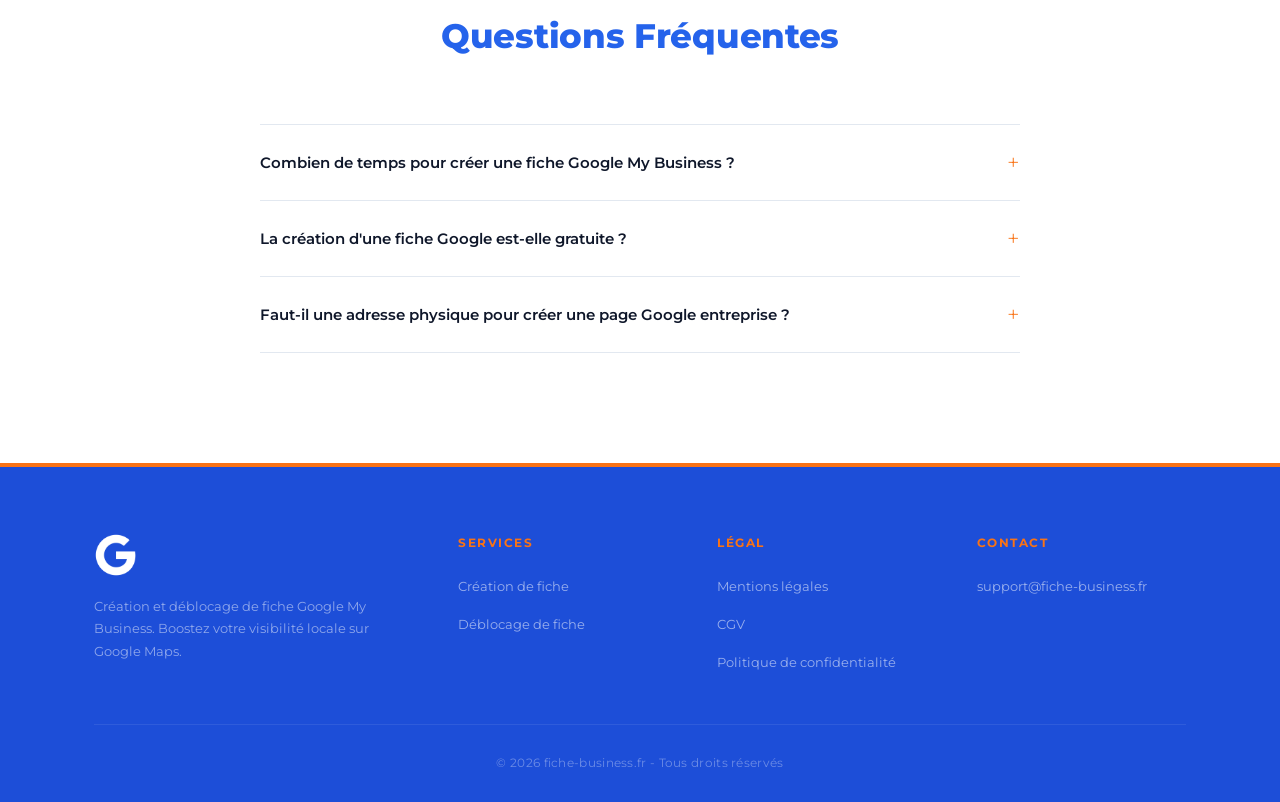
<file: creation-fiche-google.html>
<!DOCTYPE html>
<html lang="fr">
<head>
    <meta charset="UTF-8">
    <meta name="viewport" content="width=device-width, initial-scale=1.0">
    <meta name="robots" content="index, follow">
    <title>Creation Fiche Google - Creer un Compte Google my Business</title>
    <meta name="description" content="Création de fiche Google My Business par des experts dès 149€. Créez une page Google entreprise optimisée, visible sur Google Maps et le pack local. Mise en ligne sous 48h.">
    <link rel="canonical" href="https://fiche-business.fr/creation-fiche-google.html"/>
    <link rel="alternate" hreflang="fr-FR" href="https://fiche-business.fr/creation-fiche-google.html"/>
    <link rel="alternate" hreflang="x-default" href="https://fiche-business.fr/creation-fiche-google.html"/>
    <link rel="preconnect" href="https://fonts.googleapis.com">
    <link rel="preconnect" href="https://fonts.gstatic.com" crossorigin>
    <link href="https://fonts.googleapis.com/css2?family=Montserrat:wght@400;500;600;700;800&display=swap" rel="stylesheet">
    <link rel="stylesheet" href="styles.css">
    <link rel="icon" type="image/x-icon" href="/favicon.ico">
    <link rel="shortcut icon" href="/favicon.ico">
    <link rel="apple-touch-icon" type="image/png" sizes="96x96" href="./logo/apple-icon-96x96.png">
    <link rel="icon" type="image/png" sizes="32x32" href="./logo/android-icon-32x32.png">
    <link rel="icon" type="image/png" sizes="96x96" href="./logo/android-icon-96x96.png">
    <meta name="msapplication-TileColor" content="#ffffff">
    <meta name="msapplication-TileImage" content="./logo/ms-icon-96x96.png">

    <meta property="og:type" content="website">
    <meta property="og:url" content="https://fiche-business.fr/creation-fiche-google.html">
    <meta property="og:title" content="Creation Fiche Google - Creer un Compte Google my Business">
    <meta property="og:description" content="Création de fiche Google My Business par des experts dès 149€. Page Google entreprise optimisée, visible sur Google Maps.">
    <meta property="og:image" content="https://fiche-business.fr/fiche-google-my-business.webp">
    <meta property="og:locale" content="fr_FR">
    <meta property="og:site_name" content="fiche-business.fr">

    <meta name="twitter:card" content="summary_large_image">
    <meta name="twitter:title" content="Creation Fiche Google - Creer un Compte Google my Business">
    <meta name="twitter:description" content="Création de fiche Google My Business par des experts dès 149€. Page Google entreprise optimisée, visible sur Google Maps.">
    <meta name="twitter:image" content="https://fiche-business.fr/fiche-google-my-business.webp">

    <script type="application/ld+json">
    {
        "@context": "https://schema.org",
        "@graph": [
            {
                "@type": "Service",
                "name": "Création de fiche Google My Business",
                "serviceType": "Création de page Google entreprise",
                "url": "https://fiche-business.fr/creation-fiche-google.html",
                "image": "https://fiche-business.fr/fiche-google-my-business.webp",
                "description": "Création et optimisation complète de votre fiche Google My Business : informations, catégories, mots-clés, description SEO local, photos, horaires et mise en ligne sous 48h.",
                "provider": {
                    "@type": "Organization",
                    "name": "fiche-business.fr",
                    "url": "https://fiche-business.fr",
                    "email": "support@fiche-business.fr"
                },
                "areaServed": {
                    "@type": "Country",
                    "name": "France"
                },
                "offers": {
                    "@type": "Offer",
                    "price": "149",
                    "priceCurrency": "EUR",
                    "availability": "https://schema.org/InStock"
                },
                "hasOfferCatalog": {
                    "@type": "OfferCatalog",
                    "name": "Création de fiche Google",
                    "itemListElement": [
                        { "@type": "Offer", "itemOffered": { "@type": "Service", "name": "page google my business" } },
                        { "@type": "Offer", "itemOffered": { "@type": "Service", "name": "page google business" } },
                        { "@type": "Offer", "itemOffered": { "@type": "Service", "name": "fiche d établissement google" } },
                        { "@type": "Offer", "itemOffered": { "@type": "Service", "name": "fiche entreprise google" } },
                        { "@type": "Offer", "itemOffered": { "@type": "Service", "name": "creer une page google" } },
                        { "@type": "Offer", "itemOffered": { "@type": "Service", "name": "google my business créer un compte" } },
                        { "@type": "Offer", "itemOffered": { "@type": "Service", "name": "créer une page google entreprise" } },
                        { "@type": "Offer", "itemOffered": { "@type": "Service", "name": "creer page google pro" } },
                        { "@type": "Offer", "itemOffered": { "@type": "Service", "name": "créer page google entreprise" } },
                        { "@type": "Offer", "itemOffered": { "@type": "Service", "name": "créer une fiche google" } },
                        { "@type": "Offer", "itemOffered": { "@type": "Service", "name": "créer un compte google my business" } },
                        { "@type": "Offer", "itemOffered": { "@type": "Service", "name": "créer un compte google entreprise" } },
                        { "@type": "Offer", "itemOffered": { "@type": "Service", "name": "créer une page google my business" } },
                        { "@type": "Offer", "itemOffered": { "@type": "Service", "name": "creation fiche google" } },
                        { "@type": "Offer", "itemOffered": { "@type": "Service", "name": "créer une fiche d établissement google" } }
                    ]
                }
            },
            {
                "@type": "BreadcrumbList",
                "itemListElement": [
                    { "@type": "ListItem", "position": 1, "name": "Accueil", "item": "https://fiche-business.fr/" },
                    { "@type": "ListItem", "position": 2, "name": "Création de fiche Google My Business", "item": "https://fiche-business.fr/creation-fiche-google.html" }
                ]
            },
            {
                "@type": "FAQPage",
                "mainEntity": [
                    {
                        "@type": "Question",
                        "name": "Combien de temps pour créer une fiche Google My Business ?",
                        "acceptedAnswer": {
                            "@type": "Answer",
                            "text": "Une fois vos informations transmises, nous créons et optimisons votre fiche puis la mettons en ligne sous 48h. La validation finale par Google (vérification) peut prendre quelques jours supplémentaires selon votre activité."
                        }
                    },
                    {
                        "@type": "Question",
                        "name": "La création d'une fiche Google est-elle gratuite ?",
                        "acceptedAnswer": {
                            "@type": "Answer",
                            "text": "La fiche Google My Business est gratuite chez Google, mais sa création et son optimisation correctes (catégories, mots-clés, description, vérification) demandent du savoir-faire. Notre forfait à 149€ couvre la création complète et optimisée pour un maximum de visibilité."
                        }
                    },
                    {
                        "@type": "Question",
                        "name": "Faut-il une adresse physique pour créer une page Google entreprise ?",
                        "acceptedAnswer": {
                            "@type": "Answer",
                            "text": "Pas forcément. Une fiche peut être créée avec une adresse, ou en zone de chalandise (pour les professionnels qui se déplacent chez leurs clients). Nous vous conseillons sur le format le plus adapté à votre activité."
                        }
                    }
                ]
            }
        ]
    }
    </script>
</head>
<body>
    <header class="header">
        <div class="container">
            <a href="index.html" class="logo">
                <img src="icon-google.png" alt="fiche-business.fr - Création et déblocage de fiche Google My Business" title="fiche-business.fr" width="512" height="512" class="logo-img">
            </a>
            <nav class="nav">
                <ul class="nav-list">
                    <li><a href="index.html" class="nav-link">Accueil</a></li>
                    <li class="nav-item dropdown">
                        <a href="#" class="nav-link">Nos Services <span class="dropdown-arrow">▼</span></a>
                        <div class="dropdown-menu">
                            <a href="creation-fiche-google.html">Création de fiche</a>
                            <a href="fiche-google-suspendu.html">Déblocage de fiche</a>
                        </div>
                    </li>
                    <li><a href="#offre" class="nav-link active">Tarif</a></li>
                </ul>
            </nav>
            <button class="menu-toggle" aria-label="Menu">
                <span></span>
                <span></span>
                <span></span>
            </button>
        </div>
    </header>
    <div class="promo-bar">&#x26A1; Création de votre page Google &mdash; mise en ligne sous <span class="promo-code">48H</span></div>

    <section id="accueil" class="hero">
        <div class="container">
            <div class="hero-content">
                <h1>Creation Fiche Google<br><span class="highlight">Creer un Compte Google my Business</span></h1>
                <p class="hero-subtitle">Créez une page Google entreprise professionnelle, complète et optimisée. Apparaissez sur Google Maps et dans le pack local, et transformez les recherches en appels et en visites.</p>
                <a href="#offre" class="btn btn-primary" title="créer une fiche Google My Business">Créer ma fiche</a>
            </div>
            <div class="hero-image">
                <img src="keywords-google-my-business-1.webp" alt="Création de fiche Google et création d'un compte Google My Business" title="Creation Fiche Google" width="1200" height="628" class="hero-img" loading="eager">
            </div>
        </div>
    </section>

    <section class="stats">
        <div class="container">
            <div class="stat-card">
                <div class="stat-number" data-target="46" data-suffix="%">46%</div>
                <p>des recherches Google ont une intention locale</p>
            </div>
            <div class="stat-card">
                <div class="stat-number" data-target="88" data-suffix="%">88%</div>
                <p>consultent votre fiche avant de se déplacer</p>
            </div>
            <div class="stat-card">
                <div class="stat-number" data-target="0" data-static="x7">x7</div>
                <p>de clics avec une fiche complète et optimisée</p>
            </div>
            <div class="stat-card">
                <div class="stat-number" data-target="0" data-static="48h">48h</div>
                <p>délai moyen de mise en ligne de votre fiche</p>
            </div>
        </div>
    </section>

    <section id="pourquoi" class="credibility">
        <div class="container">
            <div class="credibility-image">
                <img src="acheter-avis-google.png" alt="Optimisation d'une page Google entreprise" title="Créer une page Google entreprise" width="964" height="421" class="credibility-img" loading="lazy">
            </div>
            <div class="credibility-content">
                <h2>Pourquoi créer une page Google My Business ?</h2>
                <p>La <strong>fiche Google My Business</strong> (Google Business Profile) est la carte de visite gratuite de votre entreprise sur Google. Sans elle, vous êtes invisible sur <strong>Google Maps</strong> et dans le pack local lorsqu'un client cherche un professionnel près de chez lui.</p>
                <p>Une fiche bien créée renforce votre crédibilité, améliore votre <strong>référencement local</strong> et génère jusqu'à <strong>7 fois plus de clics</strong> qu'une fiche incomplète. C'est souvent le tout premier contact entre votre entreprise et vos futurs clients.</p>
                <a href="#offre" class="btn btn-primary" title="créer une page Google entreprise">Créer ma page Google</a>
            </div>
        </div>
    </section>

    <section id="inclus" class="credibility credibility-reverse">
        <div class="container">
            <div class="credibility-content">
                <h2>Ce que comprend la création de votre fiche</h2>
                <p>Nous créons et optimisons votre <strong>page Google entreprise</strong> de A à Z : nom, adresse ou zone d'intervention, téléphone, <strong>catégories</strong> principales et secondaires, mots-clés ciblés, description orientée SEO local, horaires et photos.</p>
                <p>Nous vous accompagnons jusqu'à la <strong>vérification Google</strong> (validation de la fiche) pour qu'elle soit publiée et 100% opérationnelle. Objectif : une fiche prête à attirer des clients, sans que vous ayez à vous en occuper.</p>
                <a href="#offre" class="btn btn-primary" title="création fiche google complète">Voir le tarif</a>
            </div>
            <div class="credibility-image">
                <img src="avis-google-entreprise.webp" alt="Fiche d'établissement Google complète et optimisée" title="Fiche d'établissement Google" width="601" height="791" class="credibility-img" loading="lazy">
            </div>
        </div>
    </section>

    <section class="how-it-works">
        <div class="container">
            <h2 class="section-title">Comment ça marche ?</h2>
            <div class="steps">
                <div class="step">
                    <div class="step-icon">
                        <span>1</span>
                    </div>
                    <h3>Vous commandez</h3>
                    <p>Choisissez le forfait création. Le traitement de votre demande démarre immédiatement après réception.</p>
                </div>
                <div class="step">
                    <div class="step-icon">
                        <span>2</span>
                    </div>
                    <h3>On vous appelle dans l'heure</h3>
                    <p>Dès votre commande, notre équipe vous appelle dans l'heure pour récupérer les informations de votre entreprise et créer une fiche pertinente et bien optimisée.</p>
                </div>
                <div class="step">
                    <div class="step-icon">
                        <span>3</span>
                    </div>
                    <h3>Mise en ligne sous 48h</h3>
                    <p>Votre page Google est créée, optimisée et publiée. Vous apparaissez sur Google Maps et dans le pack local.</p>
                </div>
            </div>
        </div>
    </section>

    <section id="offre" class="pricing">
        <div class="container">
            <h2 class="section-title">Création de Fiche Google My Business</h2>
            <p class="section-subtitle">Un tarif unique, tout compris. Sans abonnement, sans surprise.</p>
            <div class="pricing-cards pricing-1">
                <div class="pricing-card featured">
                    <div class="pricing-badge">Mise en ligne 48h</div>
                    <div class="pricing-header">
                        <h3>Création de fiche</h3>
                        <div class="pricing-bonus">Google My Business</div>
                    </div>
                    <div class="pricing-price">
                        <span class="price">149€</span>
                    </div>
                    <ul class="pricing-features">
                        <li><span class="check">✓</span> Création complète de la fiche</li>
                        <li><span class="check">✓</span> Catégories &amp; mots-clés ciblés</li>
                        <li><span class="check">✓</span> Description optimisée SEO local</li>
                        <li><span class="check">✓</span> Horaires, photos &amp; zone d'action</li>
                        <li><span class="check">✓</span> Accompagnement à la vérification</li>
                        <li><span class="check">✓</span> Mise en ligne sous 48h</li>
                        <li><span class="check">✓</span> Support 7j/7</li>
                    </ul>
                    <a href="https://buy.stripe.com/5kQeVffIW8Ir0WU0UXaZi09" class="btn btn-primary" title="commander la création de fiche Google" target="_blank" rel="noopener noreferrer">Commander</a>
                </div>
            </div>
        </div>
    </section>

    <section class="seo-content">
        <div class="container">
            <h2 class="section-title">Créer une page Google entreprise : tout comprendre</h2>
            <div class="seo-text">
                <h3>Page Google My Business, fiche d'établissement : de quoi parle-t-on ?</h3>
                <p>La <strong>page Google My Business</strong> (aussi appelée fiche d'établissement Google ou Google Business Profile) est l'encart qui s'affiche dans Google et Google Maps avec le nom, l'adresse, les horaires, le téléphone, les photos et les avis de votre entreprise. C'est l'outil n°1 du <strong>référencement local</strong>.</p>

                <h3>Comment créer une fiche Google efficace ?</h3>
                <p>Pour <strong>créer une page Google</strong> qui performe, il ne suffit pas de remplir les champs : le choix des catégories, des mots-clés, la qualité de la description et des photos déterminent votre position. Une <strong>fiche entreprise Google</strong> complète et optimisée inspire confiance et génère jusqu'à 7 fois plus de clics qu'une fiche bâclée.</p>

                <h3>Créer un compte Google My Business sans erreur</h3>
                <p>De nombreuses fiches sont suspendues dès la création à cause d'informations non conformes ou d'une mauvaise procédure de vérification. En confiant la <strong>création de votre compte Google entreprise</strong> à des spécialistes, vous évitez ces pièges et démarrez sur des bases solides et durables.</p>

                <h3>Et si ma fiche est déjà suspendue ?</h3>
                <p>Votre <strong>fiche Google est suspendue</strong> ou désactivée ? Découvrez notre service de <a href="fiche-google-suspendu.html">déblocage de fiche Google My Business</a> pour la récupérer rapidement et retrouver votre visibilité.</p>
            </div>
        </div>
    </section>

    <section class="faq">
        <div class="container">
            <h2 class="section-title">Questions Fréquentes</h2>
            <div class="faq-list">
                <div class="faq-item">
                    <button class="faq-question">
                        <span>Combien de temps pour créer une fiche Google My Business ?</span>
                        <span class="faq-icon">+</span>
                    </button>
                    <div class="faq-answer">
                        <p>Une fois vos informations transmises, nous créons et optimisons votre fiche puis la mettons en ligne sous 48h. La validation finale par Google (vérification) peut prendre quelques jours supplémentaires selon votre activité.</p>
                    </div>
                </div>
                <div class="faq-item">
                    <button class="faq-question">
                        <span>La création d'une fiche Google est-elle gratuite ?</span>
                        <span class="faq-icon">+</span>
                    </button>
                    <div class="faq-answer">
                        <p>La fiche Google My Business est gratuite chez Google, mais sa création et son optimisation correctes (catégories, mots-clés, description, vérification) demandent du savoir-faire. Notre forfait à 149€ couvre la création complète et optimisée pour un maximum de visibilité.</p>
                    </div>
                </div>
                <div class="faq-item">
                    <button class="faq-question">
                        <span>Faut-il une adresse physique pour créer une page Google entreprise ?</span>
                        <span class="faq-icon">+</span>
                    </button>
                    <div class="faq-answer">
                        <p>Pas forcément. Une fiche peut être créée avec une adresse, ou en zone de chalandise (pour les professionnels qui se déplacent chez leurs clients). Nous vous conseillons sur le format le plus adapté à votre activité.</p>
                    </div>
                </div>
            </div>
        </div>
    </section>

    <footer class="footer">
        <div class="container">
            <div class="footer-content">
                <div class="footer-brand">
                    <a href="index.html" class="logo">
                        <img src="icon-google.png" alt="fiche-business.fr - Logo" title="fiche-business.fr" width="512" height="512" class="logo-img">
                    </a>
                    <p>Création et déblocage de fiche Google My Business. Boostez votre visibilité locale sur Google Maps.</p>
                </div>
                <div class="footer-links">
                    <h4>Services</h4>
                    <ul>
                        <li><a href="creation-fiche-google.html">Création de fiche</a></li>
                        <li><a href="fiche-google-suspendu.html">Déblocage de fiche</a></li>
                    </ul>
                </div>
                <div class="footer-links">
                    <h4>Légal</h4>
                    <ul>
                        <li><a href="#">Mentions légales</a></li>
                        <li><a href="#">CGV</a></li>
                        <li><a href="#">Politique de confidentialité</a></li>
                    </ul>
                </div>
                <div class="footer-links">
                    <h4>Contact</h4>
                    <ul>
                        <li><a href="mailto:support@fiche-business.fr">support@fiche-business.fr</a></li>
                    </ul>
                </div>
            </div>
            <div class="footer-bottom">
                <p>&copy; 2026 fiche-business.fr - Tous droits réservés</p>
            </div>
        </div>
    </footer>


    <script>
        document.addEventListener('DOMContentLoaded', function() {

            const menuToggle = document.querySelector('.menu-toggle');
            const nav = document.querySelector('.nav');

            if (menuToggle && nav) {
                menuToggle.addEventListener('click', function() {
                    nav.classList.toggle('active');
                    menuToggle.classList.toggle('active');
                });

                const navLinks = document.querySelectorAll('.nav-link:not(.nav-item.dropdown > .nav-link)');
                navLinks.forEach(link => {
                    link.addEventListener('click', function() {
                        nav.classList.remove('active');
                        menuToggle.classList.remove('active');
                    });
                });

                document.addEventListener('click', function(e) {
                    if (nav.classList.contains('active') && !nav.contains(e.target) && !menuToggle.contains(e.target)) {
                        nav.classList.remove('active');
                        menuToggle.classList.remove('active');
                        document.querySelectorAll('.nav-item.dropdown').forEach(d => d.classList.remove('active'));
                    }
                });
            }

            const dropdowns = document.querySelectorAll('.nav-item.dropdown');
            dropdowns.forEach(dropdown => {
                const dropdownLink = dropdown.querySelector('.nav-link');
                dropdownLink.addEventListener('click', function(e) {
                    if (window.innerWidth <= 768) {
                        e.preventDefault();
                        dropdown.classList.toggle('active');
                    }
                });
            });

            const dropdownMenuLinks = document.querySelectorAll('.dropdown-menu a');
            dropdownMenuLinks.forEach(link => {
                link.addEventListener('click', function() {
                    if (window.innerWidth <= 768) {
                        const nav = document.querySelector('.nav');
                        const menuToggle = document.querySelector('.menu-toggle');
                        nav.classList.remove('active');
                        menuToggle.classList.remove('active');
                        document.querySelectorAll('.nav-item.dropdown').forEach(d => d.classList.remove('active'));
                    }
                });
            });

            const anchorLinks = document.querySelectorAll('a[href^="#"]');

            anchorLinks.forEach(link => {
                link.addEventListener('click', function(e) {
                    const targetId = this.getAttribute('href');
                    if (targetId === '#') return;
                    const targetElement = document.querySelector(targetId);

                    if (targetElement) {
                        e.preventDefault();
                        const headerHeight = document.querySelector('.header').offsetHeight;
                        const targetPosition = targetElement.offsetTop - headerHeight;

                        window.scrollTo({
                            top: targetPosition,
                            behavior: 'smooth'
                        });
                    }
                });
            });

            const faqItems = document.querySelectorAll('.faq-item');

            faqItems.forEach(item => {
                const question = item.querySelector('.faq-question');

                question.addEventListener('click', function() {
                    faqItems.forEach(otherItem => {
                        if (otherItem !== item && otherItem.classList.contains('active')) {
                            otherItem.classList.remove('active');
                        }
                    });

                    item.classList.toggle('active');
                });
            });

            const header = document.querySelector('.header');

            function updateHeader() {
                if (window.scrollY > 50) {
                    header.style.boxShadow = '0 4px 20px rgba(0, 0, 0, 0.1)';
                } else {
                    header.style.boxShadow = '0 4px 15px rgba(0, 0, 0, 0.08)';
                }
            }

            window.addEventListener('scroll', updateHeader);

            const animateElements = document.querySelectorAll('.stat-card, .step, .pricing-card, .faq-item');

            const observerOptions = {
                threshold: 0.1,
                rootMargin: '0px 0px -50px 0px'
            };

            const observer = new IntersectionObserver(function(entries) {
                entries.forEach(entry => {
                    if (entry.isIntersecting) {
                        entry.target.style.opacity = '1';
                        entry.target.style.transform = 'translateY(0)';
                    }
                });
            }, observerOptions);

            animateElements.forEach(element => {
                element.style.opacity = '0';
                element.style.transform = 'translateY(30px)';
                element.style.transition = 'opacity 0.6s ease, transform 0.6s ease';
                observer.observe(element);
            });

            const statNumbers = document.querySelectorAll('.stat-number');
            let animated = false;

            function animateCounters() {
                if (animated) return;

                statNumbers.forEach(stat => {
                    const staticText = stat.getAttribute('data-static');
                    if (staticText) {
                        stat.textContent = staticText;
                        return;
                    }
                    const target = parseInt(stat.getAttribute('data-target') || stat.textContent);
                    const suffix = stat.getAttribute('data-suffix') || '%';
                    if (isNaN(target) || target <= 0) return;
                    let current = 0;
                    const increment = target / 50;
                    const duration = 2000;
                    const stepTime = duration / 50;

                    const counter = setInterval(() => {
                        current += increment;
                        if (current >= target) {
                            stat.textContent = target + suffix;
                            clearInterval(counter);
                        } else {
                            stat.textContent = Math.floor(current) + suffix;
                        }
                    }, stepTime);
                });

                animated = true;
            }

            const statsSection = document.querySelector('.stats');
            if (statsSection) {
                const statsObserver = new IntersectionObserver((entries) => {
                    entries.forEach(entry => {
                        if (entry.isIntersecting) {
                            animateCounters();
                        }
                    });
                }, { threshold: 0.5 });

                statsObserver.observe(statsSection);
            }

        });
    </script>
</body>
</html>
</file>
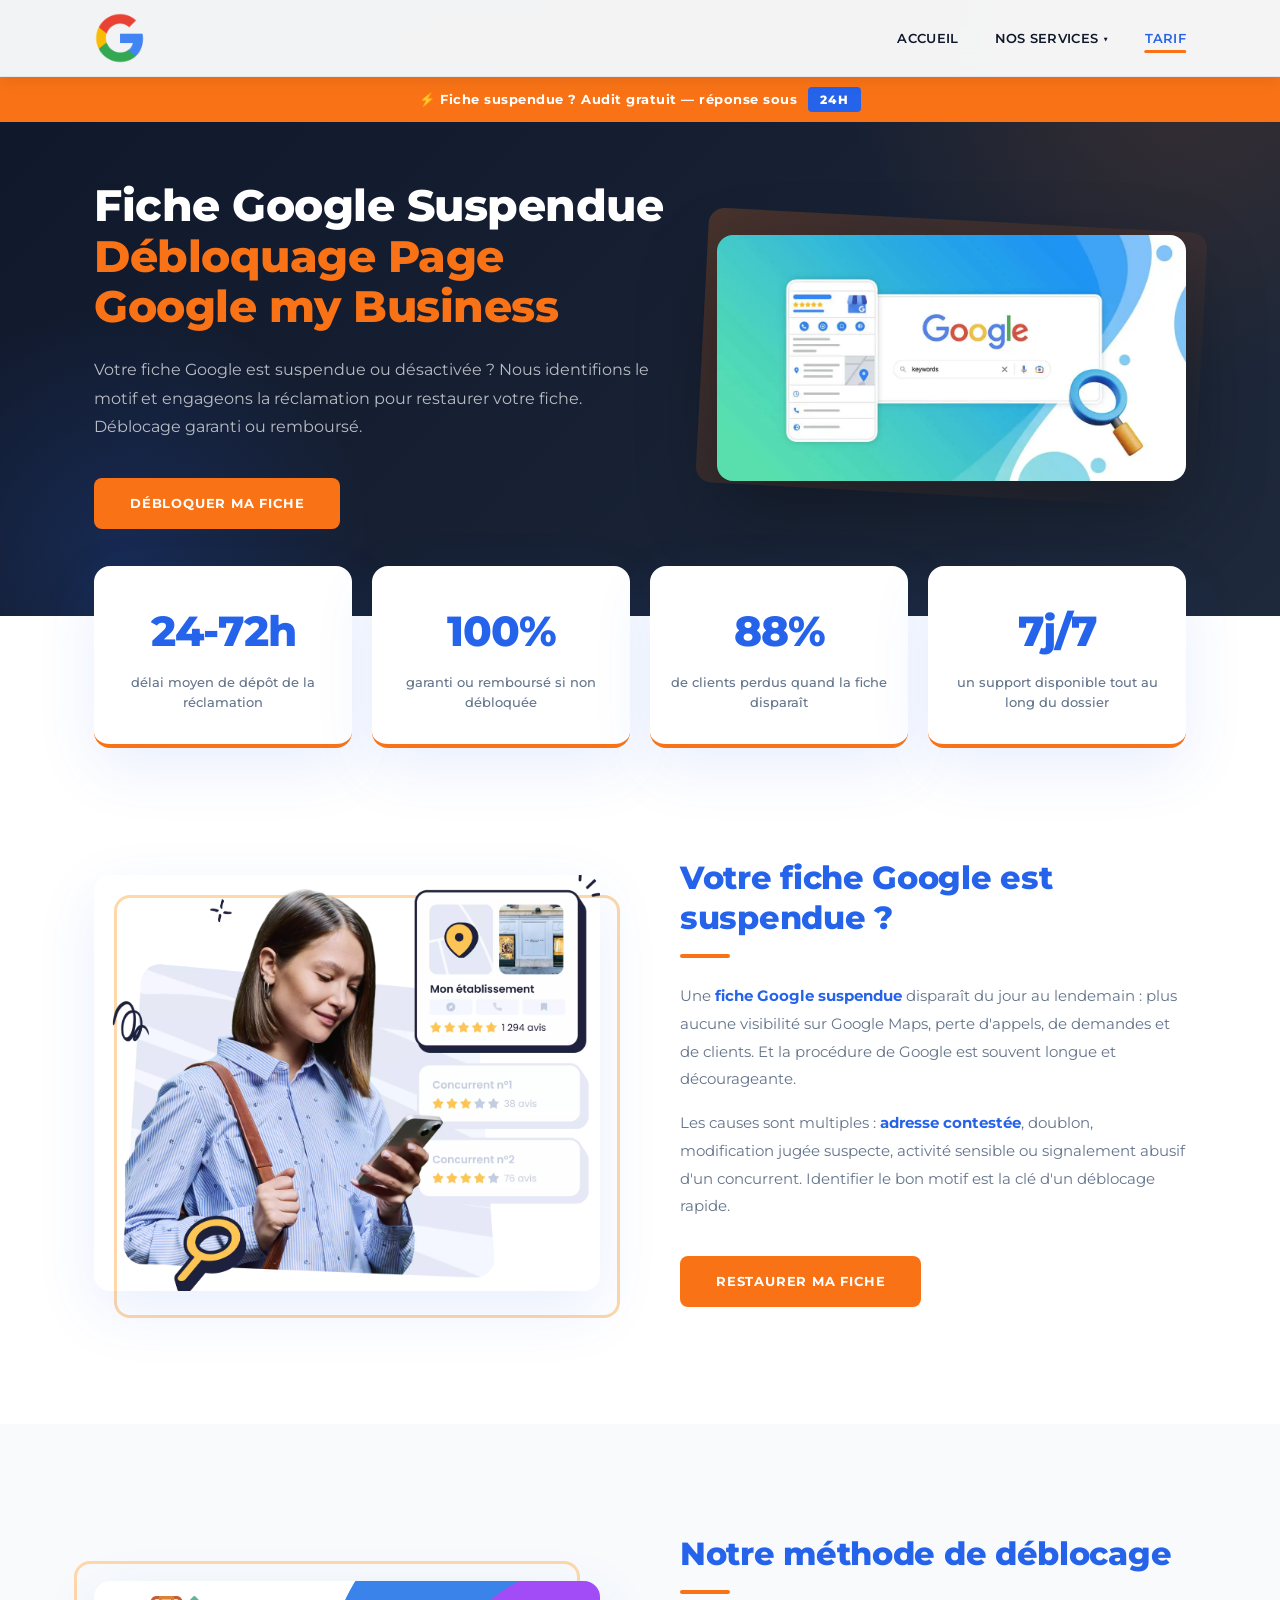
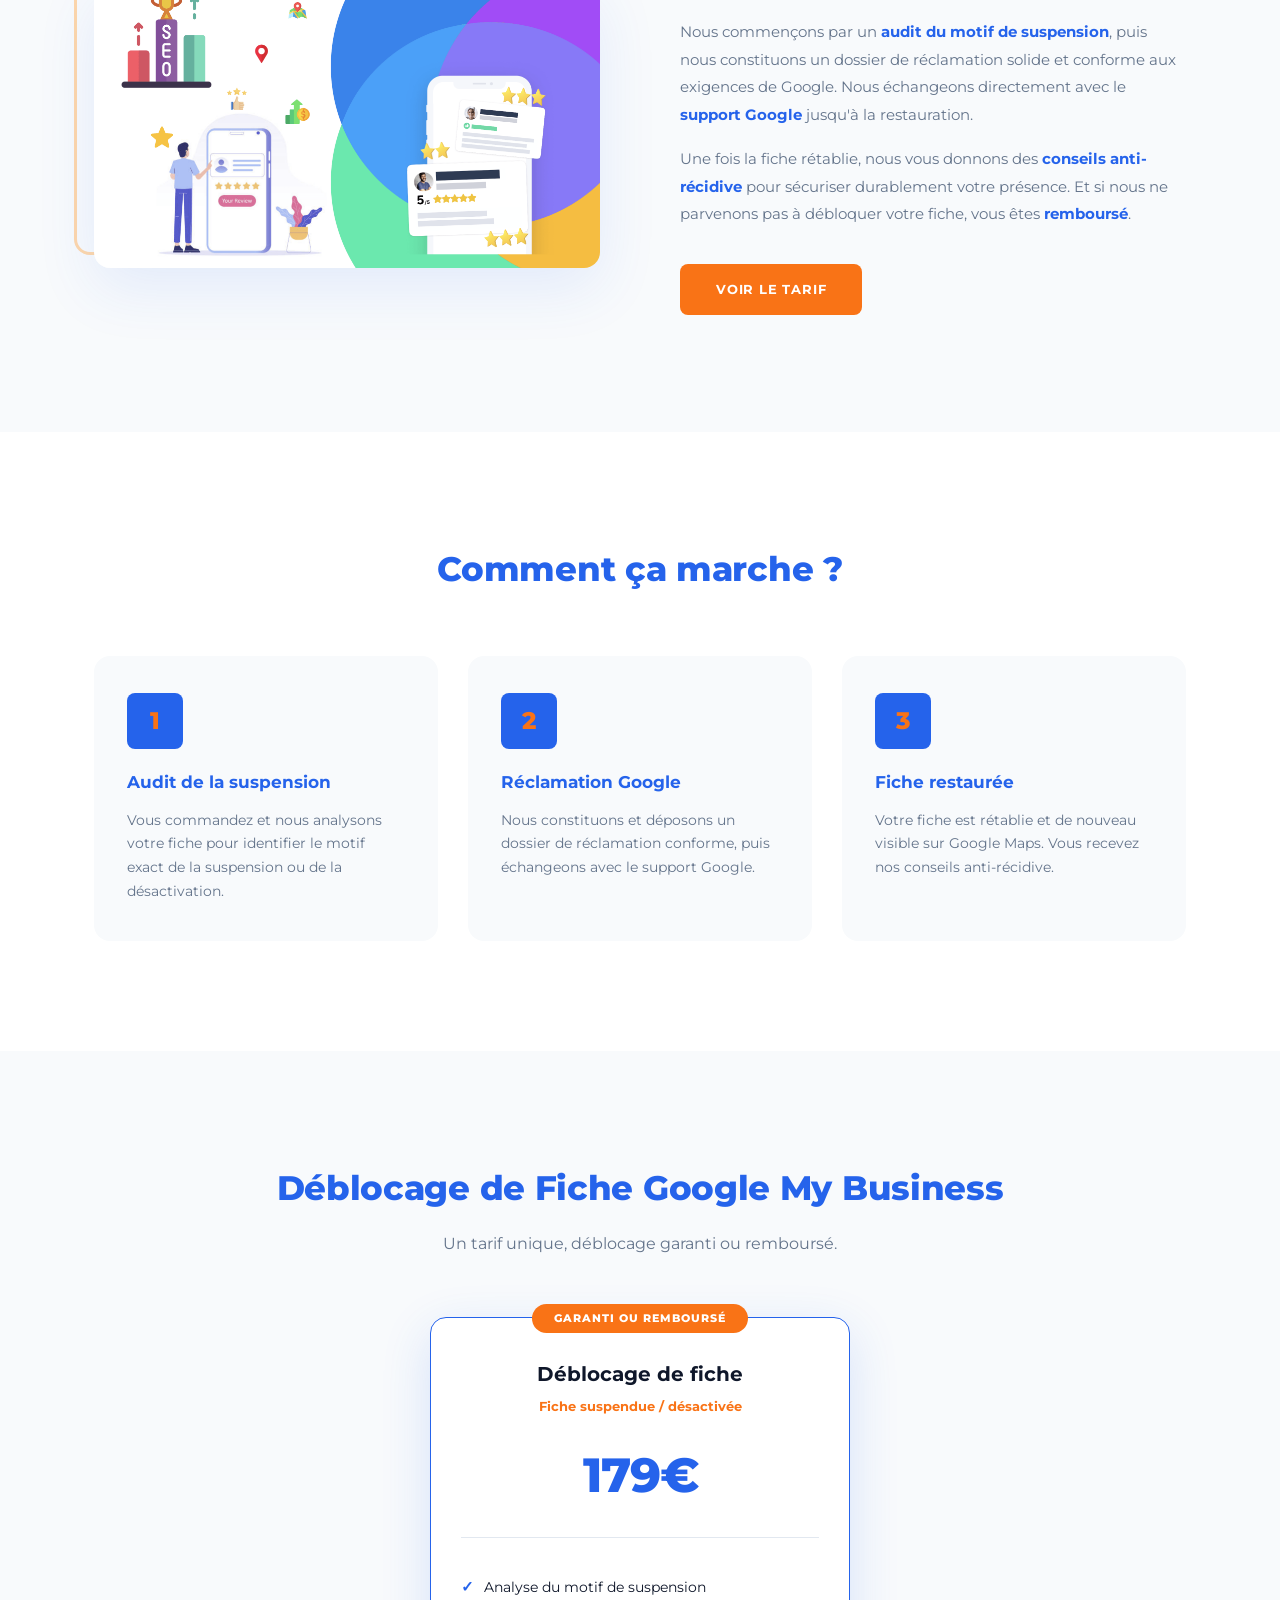
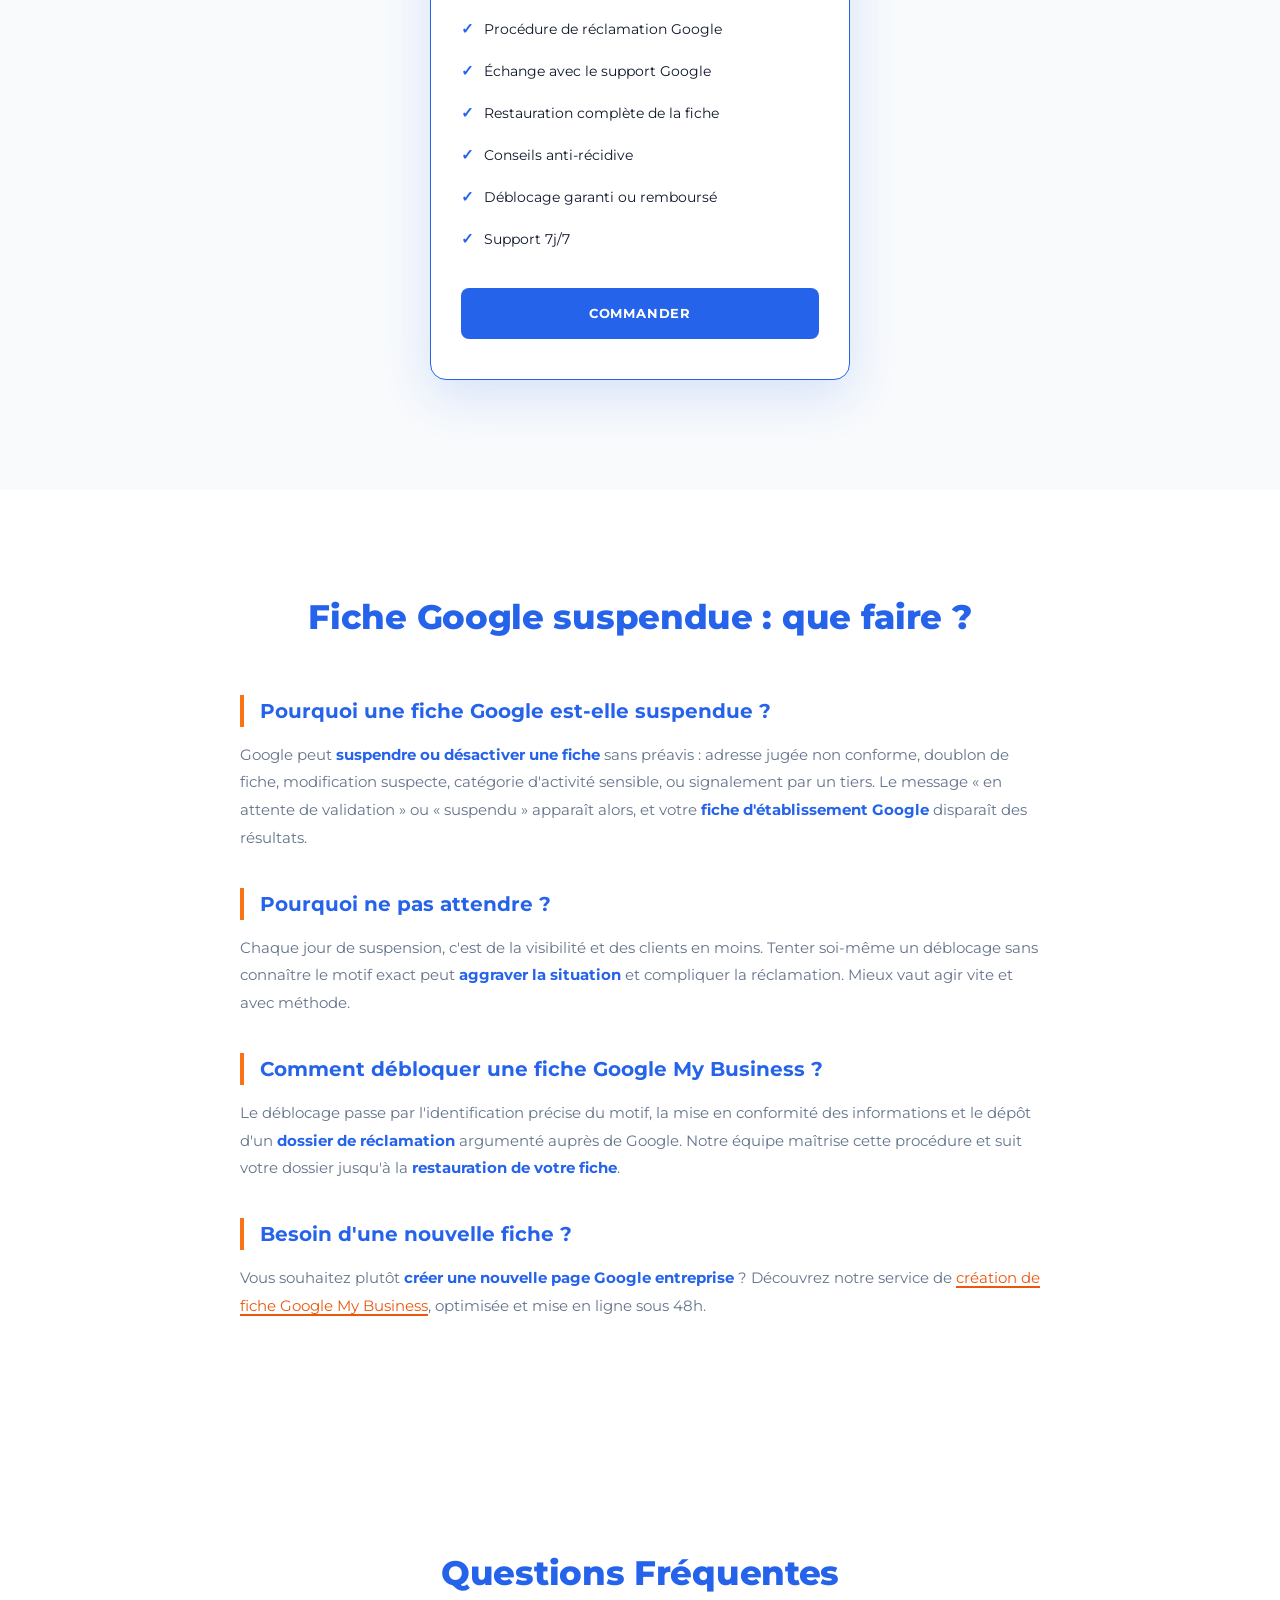
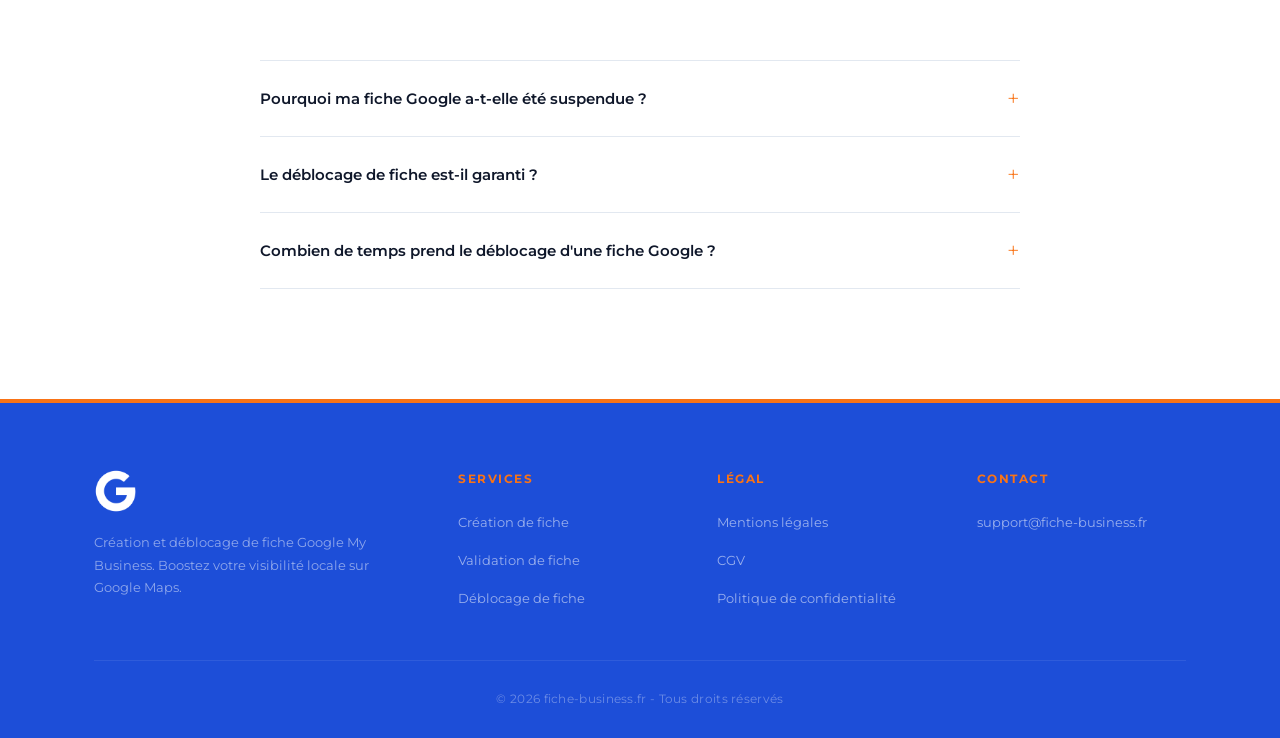
<file: fiche-google-suspendu.html>
<!DOCTYPE html>
<html lang="fr">
<head>
    <meta charset="UTF-8">
    <meta name="viewport" content="width=device-width, initial-scale=1.0">
    <meta name="robots" content="index, follow">
    <title>Fiche Google Suspendue - Débloquage Page Google my Business</title>
    <meta name="description" content="Fiche Google suspendue ou désactivée ? Déblocage de fiche Google My Business dès 179€. Analyse du motif, réclamation et restauration. Déblocage garanti ou remboursé.">
    <link rel="canonical" href="https://fiche-business.fr/fiche-google-suspendu.html"/>
    <link rel="alternate" hreflang="fr-FR" href="https://fiche-business.fr/fiche-google-suspendu.html"/>
    <link rel="alternate" hreflang="x-default" href="https://fiche-business.fr/fiche-google-suspendu.html"/>
    <link rel="preconnect" href="https://fonts.googleapis.com">
    <link rel="preconnect" href="https://fonts.gstatic.com" crossorigin>
    <link href="https://fonts.googleapis.com/css2?family=Montserrat:wght@400;500;600;700;800&display=swap" rel="stylesheet">
    <link rel="stylesheet" href="styles.css">
    <link rel="icon" type="image/x-icon" href="/favicon.ico">
    <link rel="shortcut icon" href="/favicon.ico">
    <link rel="apple-touch-icon" type="image/png" sizes="96x96" href="./logo/apple-icon-96x96.png">
    <link rel="icon" type="image/png" sizes="32x32" href="./logo/android-icon-32x32.png">
    <link rel="icon" type="image/png" sizes="96x96" href="./logo/android-icon-96x96.png">
    <meta name="msapplication-TileColor" content="#ffffff">
    <meta name="msapplication-TileImage" content="./logo/ms-icon-96x96.png">

    <meta property="og:type" content="website">
    <meta property="og:url" content="https://fiche-business.fr/fiche-google-suspendu.html">
    <meta property="og:title" content="Fiche Google Suspendue - Débloquage Page Google my Business">
    <meta property="og:description" content="Fiche Google suspendue ou désactivée ? Déblocage de fiche Google My Business dès 179€. Déblocage garanti ou remboursé.">
    <meta property="og:image" content="https://fiche-business.fr/avis-google-entreprise.webp">
    <meta property="og:locale" content="fr_FR">
    <meta property="og:site_name" content="fiche-business.fr">

    <meta name="twitter:card" content="summary_large_image">
    <meta name="twitter:title" content="Fiche Google Suspendue - Débloquage Page Google my Business">
    <meta name="twitter:description" content="Fiche Google suspendue ou désactivée ? Déblocage de fiche Google My Business dès 179€. Déblocage garanti ou remboursé.">
    <meta name="twitter:image" content="https://fiche-business.fr/avis-google-entreprise.webp">

    <script type="application/ld+json">
    {
        "@context": "https://schema.org",
        "@graph": [
            {
                "@type": "Service",
                "name": "Déblocage de fiche Google My Business",
                "serviceType": "Déblocage de page Google entreprise suspendue",
                "url": "https://fiche-business.fr/fiche-google-suspendu.html",
                "image": "https://fiche-business.fr/avis-google-entreprise.webp",
                "description": "Analyse du motif de suspension, procédure de réclamation et restauration complète de votre fiche Google My Business suspendue ou désactivée. Déblocage garanti ou remboursé.",
                "provider": {
                    "@type": "Organization",
                    "name": "fiche-business.fr",
                    "url": "https://fiche-business.fr",
                    "email": "support@fiche-business.fr"
                },
                "areaServed": {
                    "@type": "Country",
                    "name": "France"
                },
                "offers": {
                    "@type": "Offer",
                    "price": "179",
                    "priceCurrency": "EUR",
                    "availability": "https://schema.org/InStock"
                },
                "hasOfferCatalog": {
                    "@type": "OfferCatalog",
                    "name": "Déblocage de fiche Google",
                    "itemListElement": [
                        { "@type": "Offer", "itemOffered": { "@type": "Service", "name": "fiche google suspendue" } },
                        { "@type": "Offer", "itemOffered": { "@type": "Service", "name": "fiche d établissement google" } },
                        { "@type": "Offer", "itemOffered": { "@type": "Service", "name": "fiche entreprise google" } },
                        { "@type": "Offer", "itemOffered": { "@type": "Service", "name": "page google my business" } },
                        { "@type": "Offer", "itemOffered": { "@type": "Service", "name": "page google business" } }
                    ]
                }
            },
            {
                "@type": "BreadcrumbList",
                "itemListElement": [
                    { "@type": "ListItem", "position": 1, "name": "Accueil", "item": "https://fiche-business.fr/" },
                    { "@type": "ListItem", "position": 2, "name": "Déblocage de fiche Google My Business", "item": "https://fiche-business.fr/fiche-google-suspendu.html" }
                ]
            },
            {
                "@type": "FAQPage",
                "mainEntity": [
                    {
                        "@type": "Question",
                        "name": "Pourquoi ma fiche Google a-t-elle été suspendue ?",
                        "acceptedAnswer": {
                            "@type": "Answer",
                            "text": "Une fiche peut être suspendue ou désactivée pour de multiples raisons : informations jugées non conformes, adresse contestée, doublon, modification suspecte, activité sensible ou signalement abusif. Nous analysons le motif exact et engageons la procédure de réclamation auprès de Google."
                        }
                    },
                    {
                        "@type": "Question",
                        "name": "Le déblocage de fiche est-il garanti ?",
                        "acceptedAnswer": {
                            "@type": "Answer",
                            "text": "Oui. Notre service de déblocage est garanti : si nous ne parvenons pas à restaurer votre fiche, vous êtes remboursé. Nous vous donnons également des conseils pour éviter une nouvelle suspension."
                        }
                    },
                    {
                        "@type": "Question",
                        "name": "Combien de temps prend le déblocage d'une fiche Google ?",
                        "acceptedAnswer": {
                            "@type": "Answer",
                            "text": "Le délai moyen de traitement est de 24 à 72h pour le dépôt du dossier de réclamation. La décision finale dépend ensuite de Google, généralement sous quelques jours. Nous suivons le dossier jusqu'à la restauration de votre fiche."
                        }
                    }
                ]
            }
        ]
    }
    </script>
</head>
<body>
    <header class="header">
        <div class="container">
            <a href="index.html" class="logo">
                <img src="icon-google.png" alt="fiche-business.fr - Création et déblocage de fiche Google My Business" title="fiche-business.fr" width="512" height="512" class="logo-img">
            </a>
            <nav class="nav">
                <ul class="nav-list">
                    <li><a href="index.html" class="nav-link">Accueil</a></li>
                    <li class="nav-item dropdown">
                        <a href="#" class="nav-link">Nos Services <span class="dropdown-arrow">▼</span></a>
                        <div class="dropdown-menu">
                            <a href="creation-fiche-google.html">Création de fiche</a>
                            <a href="valider-fiche-google.html">Validation de fiche</a>
                            <a href="fiche-google-suspendu.html">Déblocage de fiche</a>
                        </div>
                    </li>
                    <li><a href="#offre" class="nav-link active">Tarif</a></li>
                </ul>
            </nav>
            <button class="menu-toggle" aria-label="Menu">
                <span></span>
                <span></span>
                <span></span>
            </button>
        </div>
    </header>
    <div class="promo-bar">&#x26A1; Fiche suspendue ? Audit gratuit &mdash; réponse sous <span class="promo-code">24H</span></div>

    <section id="accueil" class="hero">
        <div class="container">
            <div class="hero-content">
                <h1>Fiche Google Suspendue<br><span class="highlight">Débloquage Page Google my Business</span></h1>
                <p class="hero-subtitle">Votre fiche Google est suspendue ou désactivée ? Nous identifions le motif et engageons la réclamation pour restaurer votre fiche. Déblocage garanti ou remboursé.</p>
                <a href="#offre" class="btn btn-primary" title="débloquer une fiche Google My Business">Débloquer ma fiche</a>
            </div>
            <div class="hero-image">
                <img src="keywords-google-my-business-1.webp" alt="Fiche Google suspendue et déblocage de page Google My Business" title="Fiche Google Suspendue" width="1200" height="628" class="hero-img" loading="eager">
            </div>
        </div>
    </section>

    <section class="stats">
        <div class="container">
            <div class="stat-card">
                <div class="stat-number" data-target="0" data-static="24-72h">24-72h</div>
                <p>délai moyen de dépôt de la réclamation</p>
            </div>
            <div class="stat-card">
                <div class="stat-number" data-target="0" data-static="100%">100%</div>
                <p>garanti ou remboursé si non débloquée</p>
            </div>
            <div class="stat-card">
                <div class="stat-number" data-target="88" data-suffix="%">88%</div>
                <p>de clients perdus quand la fiche disparaît</p>
            </div>
            <div class="stat-card">
                <div class="stat-number" data-target="0" data-static="7j/7">7j/7</div>
                <p>un support disponible tout au long du dossier</p>
            </div>
        </div>
    </section>

    <section id="pourquoi" class="credibility">
        <div class="container">
            <div class="credibility-image">
                <img src="avis-google-entreprise.webp" alt="Fiche Google My Business suspendue à restaurer" title="Fiche Google suspendue" width="601" height="791" class="credibility-img" loading="lazy">
            </div>
            <div class="credibility-content">
                <h2>Votre fiche Google est suspendue ?</h2>
                <p>Une <strong>fiche Google suspendue</strong> disparaît du jour au lendemain : plus aucune visibilité sur Google Maps, perte d'appels, de demandes et de clients. Et la procédure de Google est souvent longue et décourageante.</p>
                <p>Les causes sont multiples : <strong>adresse contestée</strong>, doublon, modification jugée suspecte, activité sensible ou signalement abusif d'un concurrent. Identifier le bon motif est la clé d'un déblocage rapide.</p>
                <a href="#offre" class="btn btn-primary" title="restaurer une fiche Google suspendue">Restaurer ma fiche</a>
            </div>
        </div>
    </section>

    <section id="methode" class="credibility credibility-reverse">
        <div class="container">
            <div class="credibility-content">
                <h2>Notre méthode de déblocage</h2>
                <p>Nous commençons par un <strong>audit du motif de suspension</strong>, puis nous constituons un dossier de réclamation solide et conforme aux exigences de Google. Nous échangeons directement avec le <strong>support Google</strong> jusqu'à la restauration.</p>
                <p>Une fois la fiche rétablie, nous vous donnons des <strong>conseils anti-récidive</strong> pour sécuriser durablement votre présence. Et si nous ne parvenons pas à débloquer votre fiche, vous êtes <strong>remboursé</strong>.</p>
                <a href="#offre" class="btn btn-primary" title="déblocage fiche google garanti">Voir le tarif</a>
            </div>
            <div class="credibility-image">
                <img src="acheter-avis-google.png" alt="Procédure de réclamation et restauration de fiche Google" title="Méthode de déblocage de fiche Google" width="964" height="421" class="credibility-img" loading="lazy">
            </div>
        </div>
    </section>

    <section class="how-it-works">
        <div class="container">
            <h2 class="section-title">Comment ça marche ?</h2>
            <div class="steps">
                <div class="step">
                    <div class="step-icon">
                        <span>1</span>
                    </div>
                    <h3>Audit de la suspension</h3>
                    <p>Vous commandez et nous analysons votre fiche pour identifier le motif exact de la suspension ou de la désactivation.</p>
                </div>
                <div class="step">
                    <div class="step-icon">
                        <span>2</span>
                    </div>
                    <h3>Réclamation Google</h3>
                    <p>Nous constituons et déposons un dossier de réclamation conforme, puis échangeons avec le support Google.</p>
                </div>
                <div class="step">
                    <div class="step-icon">
                        <span>3</span>
                    </div>
                    <h3>Fiche restaurée</h3>
                    <p>Votre fiche est rétablie et de nouveau visible sur Google Maps. Vous recevez nos conseils anti-récidive.</p>
                </div>
            </div>
        </div>
    </section>

    <section id="offre" class="pricing">
        <div class="container">
            <h2 class="section-title">Déblocage de Fiche Google My Business</h2>
            <p class="section-subtitle">Un tarif unique, déblocage garanti ou remboursé.</p>
            <div class="pricing-cards pricing-1">
                <div class="pricing-card featured">
                    <div class="pricing-badge">Garanti ou remboursé</div>
                    <div class="pricing-header">
                        <h3>Déblocage de fiche</h3>
                        <div class="pricing-bonus">Fiche suspendue / désactivée</div>
                    </div>
                    <div class="pricing-price">
                        <span class="price">179€</span>
                    </div>
                    <ul class="pricing-features">
                        <li><span class="check">✓</span> Analyse du motif de suspension</li>
                        <li><span class="check">✓</span> Procédure de réclamation Google</li>
                        <li><span class="check">✓</span> Échange avec le support Google</li>
                        <li><span class="check">✓</span> Restauration complète de la fiche</li>
                        <li><span class="check">✓</span> Conseils anti-récidive</li>
                        <li><span class="check">✓</span> Déblocage garanti ou remboursé</li>
                        <li><span class="check">✓</span> Support 7j/7</li>
                    </ul>
                    <a href="https://buy.stripe.com/bJe7sN68m3o70WUbzBaZi0a" class="btn btn-primary" title="commander le déblocage de fiche Google" target="_blank" rel="noopener noreferrer">Commander</a>
                </div>
            </div>
        </div>
    </section>

    <section class="seo-content">
        <div class="container">
            <h2 class="section-title">Fiche Google suspendue : que faire ?</h2>
            <div class="seo-text">
                <h3>Pourquoi une fiche Google est-elle suspendue ?</h3>
                <p>Google peut <strong>suspendre ou désactiver une fiche</strong> sans préavis : adresse jugée non conforme, doublon de fiche, modification suspecte, catégorie d'activité sensible, ou signalement par un tiers. Le message « en attente de validation » ou « suspendu » apparaît alors, et votre <strong>fiche d'établissement Google</strong> disparaît des résultats.</p>

                <h3>Pourquoi ne pas attendre ?</h3>
                <p>Chaque jour de suspension, c'est de la visibilité et des clients en moins. Tenter soi-même un déblocage sans connaître le motif exact peut <strong>aggraver la situation</strong> et compliquer la réclamation. Mieux vaut agir vite et avec méthode.</p>

                <h3>Comment débloquer une fiche Google My Business ?</h3>
                <p>Le déblocage passe par l'identification précise du motif, la mise en conformité des informations et le dépôt d'un <strong>dossier de réclamation</strong> argumenté auprès de Google. Notre équipe maîtrise cette procédure et suit votre dossier jusqu'à la <strong>restauration de votre fiche</strong>.</p>

                <h3>Besoin d'une nouvelle fiche ?</h3>
                <p>Vous souhaitez plutôt <strong>créer une nouvelle page Google entreprise</strong> ? Découvrez notre service de <a href="creation-fiche-google.html">création de fiche Google My Business</a>, optimisée et mise en ligne sous 48h.</p>
            </div>
        </div>
    </section>

    <section class="faq">
        <div class="container">
            <h2 class="section-title">Questions Fréquentes</h2>
            <div class="faq-list">
                <div class="faq-item">
                    <button class="faq-question">
                        <span>Pourquoi ma fiche Google a-t-elle été suspendue ?</span>
                        <span class="faq-icon">+</span>
                    </button>
                    <div class="faq-answer">
                        <p>Une fiche peut être suspendue ou désactivée pour de multiples raisons : informations jugées non conformes, adresse contestée, doublon, modification suspecte, activité sensible ou signalement abusif. Nous analysons le motif exact et engageons la procédure de réclamation auprès de Google.</p>
                    </div>
                </div>
                <div class="faq-item">
                    <button class="faq-question">
                        <span>Le déblocage de fiche est-il garanti ?</span>
                        <span class="faq-icon">+</span>
                    </button>
                    <div class="faq-answer">
                        <p>Oui. Notre service de déblocage est garanti : si nous ne parvenons pas à restaurer votre fiche, vous êtes remboursé. Nous vous donnons également des conseils pour éviter une nouvelle suspension.</p>
                    </div>
                </div>
                <div class="faq-item">
                    <button class="faq-question">
                        <span>Combien de temps prend le déblocage d'une fiche Google ?</span>
                        <span class="faq-icon">+</span>
                    </button>
                    <div class="faq-answer">
                        <p>Le délai moyen de traitement est de 24 à 72h pour le dépôt du dossier de réclamation. La décision finale dépend ensuite de Google, généralement sous quelques jours. Nous suivons le dossier jusqu'à la restauration de votre fiche.</p>
                    </div>
                </div>
            </div>
        </div>
    </section>

    <footer class="footer">
        <div class="container">
            <div class="footer-content">
                <div class="footer-brand">
                    <a href="index.html" class="logo">
                        <img src="icon-google.png" alt="fiche-business.fr - Logo" title="fiche-business.fr" width="512" height="512" class="logo-img">
                    </a>
                    <p>Création et déblocage de fiche Google My Business. Boostez votre visibilité locale sur Google Maps.</p>
                </div>
                <div class="footer-links">
                    <h4>Services</h4>
                    <ul>
                        <li><a href="creation-fiche-google.html">Création de fiche</a></li>
                        <li><a href="valider-fiche-google.html">Validation de fiche</a></li>
                        <li><a href="fiche-google-suspendu.html">Déblocage de fiche</a></li>
                    </ul>
                </div>
                <div class="footer-links">
                    <h4>Légal</h4>
                    <ul>
                        <li><a href="#">Mentions légales</a></li>
                        <li><a href="#">CGV</a></li>
                        <li><a href="#">Politique de confidentialité</a></li>
                    </ul>
                </div>
                <div class="footer-links">
                    <h4>Contact</h4>
                    <ul>
                        <li><a href="mailto:support@fiche-business.fr">support@fiche-business.fr</a></li>
                    </ul>
                </div>
            </div>
            <div class="footer-bottom">
                <p>&copy; 2026 fiche-business.fr - Tous droits réservés</p>
            </div>
        </div>
    </footer>


    <script>
        document.addEventListener('DOMContentLoaded', function() {

            const menuToggle = document.querySelector('.menu-toggle');
            const nav = document.querySelector('.nav');

            if (menuToggle && nav) {
                menuToggle.addEventListener('click', function() {
                    nav.classList.toggle('active');
                    menuToggle.classList.toggle('active');
                });

                const navLinks = document.querySelectorAll('.nav-link:not(.nav-item.dropdown > .nav-link)');
                navLinks.forEach(link => {
                    link.addEventListener('click', function() {
                        nav.classList.remove('active');
                        menuToggle.classList.remove('active');
                    });
                });

                document.addEventListener('click', function(e) {
                    if (nav.classList.contains('active') && !nav.contains(e.target) && !menuToggle.contains(e.target)) {
                        nav.classList.remove('active');
                        menuToggle.classList.remove('active');
                        document.querySelectorAll('.nav-item.dropdown').forEach(d => d.classList.remove('active'));
                    }
                });
            }

            const dropdowns = document.querySelectorAll('.nav-item.dropdown');
            dropdowns.forEach(dropdown => {
                const dropdownLink = dropdown.querySelector('.nav-link');
                dropdownLink.addEventListener('click', function(e) {
                    if (window.innerWidth <= 768) {
                        e.preventDefault();
                        dropdown.classList.toggle('active');
                    }
                });
            });

            const dropdownMenuLinks = document.querySelectorAll('.dropdown-menu a');
            dropdownMenuLinks.forEach(link => {
                link.addEventListener('click', function() {
                    if (window.innerWidth <= 768) {
                        const nav = document.querySelector('.nav');
                        const menuToggle = document.querySelector('.menu-toggle');
                        nav.classList.remove('active');
                        menuToggle.classList.remove('active');
                        document.querySelectorAll('.nav-item.dropdown').forEach(d => d.classList.remove('active'));
                    }
                });
            });

            const anchorLinks = document.querySelectorAll('a[href^="#"]');

            anchorLinks.forEach(link => {
                link.addEventListener('click', function(e) {
                    const targetId = this.getAttribute('href');
                    if (targetId === '#') return;
                    const targetElement = document.querySelector(targetId);

                    if (targetElement) {
                        e.preventDefault();
                        const headerHeight = document.querySelector('.header').offsetHeight;
                        const targetPosition = targetElement.offsetTop - headerHeight;

                        window.scrollTo({
                            top: targetPosition,
                            behavior: 'smooth'
                        });
                    }
                });
            });

            const faqItems = document.querySelectorAll('.faq-item');

            faqItems.forEach(item => {
                const question = item.querySelector('.faq-question');

                question.addEventListener('click', function() {
                    faqItems.forEach(otherItem => {
                        if (otherItem !== item && otherItem.classList.contains('active')) {
                            otherItem.classList.remove('active');
                        }
                    });

                    item.classList.toggle('active');
                });
            });

            const header = document.querySelector('.header');

            function updateHeader() {
                if (window.scrollY > 50) {
                    header.style.boxShadow = '0 4px 20px rgba(0, 0, 0, 0.1)';
                } else {
                    header.style.boxShadow = '0 4px 15px rgba(0, 0, 0, 0.08)';
                }
            }

            window.addEventListener('scroll', updateHeader);

            const animateElements = document.querySelectorAll('.stat-card, .step, .pricing-card, .faq-item');

            const observerOptions = {
                threshold: 0.1,
                rootMargin: '0px 0px -50px 0px'
            };

            const observer = new IntersectionObserver(function(entries) {
                entries.forEach(entry => {
                    if (entry.isIntersecting) {
                        entry.target.style.opacity = '1';
                        entry.target.style.transform = 'translateY(0)';
                    }
                });
            }, observerOptions);

            animateElements.forEach(element => {
                element.style.opacity = '0';
                element.style.transform = 'translateY(30px)';
                element.style.transition = 'opacity 0.6s ease, transform 0.6s ease';
                observer.observe(element);
            });

            const statNumbers = document.querySelectorAll('.stat-number');
            let animated = false;

            function animateCounters() {
                if (animated) return;

                statNumbers.forEach(stat => {
                    const staticText = stat.getAttribute('data-static');
                    if (staticText) {
                        stat.textContent = staticText;
                        return;
                    }
                    const target = parseInt(stat.getAttribute('data-target') || stat.textContent);
                    const suffix = stat.getAttribute('data-suffix') || '%';
                    if (isNaN(target) || target <= 0) return;
                    let current = 0;
                    const increment = target / 50;
                    const duration = 2000;
                    const stepTime = duration / 50;

                    const counter = setInterval(() => {
                        current += increment;
                        if (current >= target) {
                            stat.textContent = target + suffix;
                            clearInterval(counter);
                        } else {
                            stat.textContent = Math.floor(current) + suffix;
                        }
                    }, stepTime);
                });

                animated = true;
            }

            const statsSection = document.querySelector('.stats');
            if (statsSection) {
                const statsObserver = new IntersectionObserver((entries) => {
                    entries.forEach(entry => {
                        if (entry.isIntersecting) {
                            animateCounters();
                        }
                    });
                }, { threshold: 0.5 });

                statsObserver.observe(statsSection);
            }

        });
    </script>
</body>
</html>
</file>
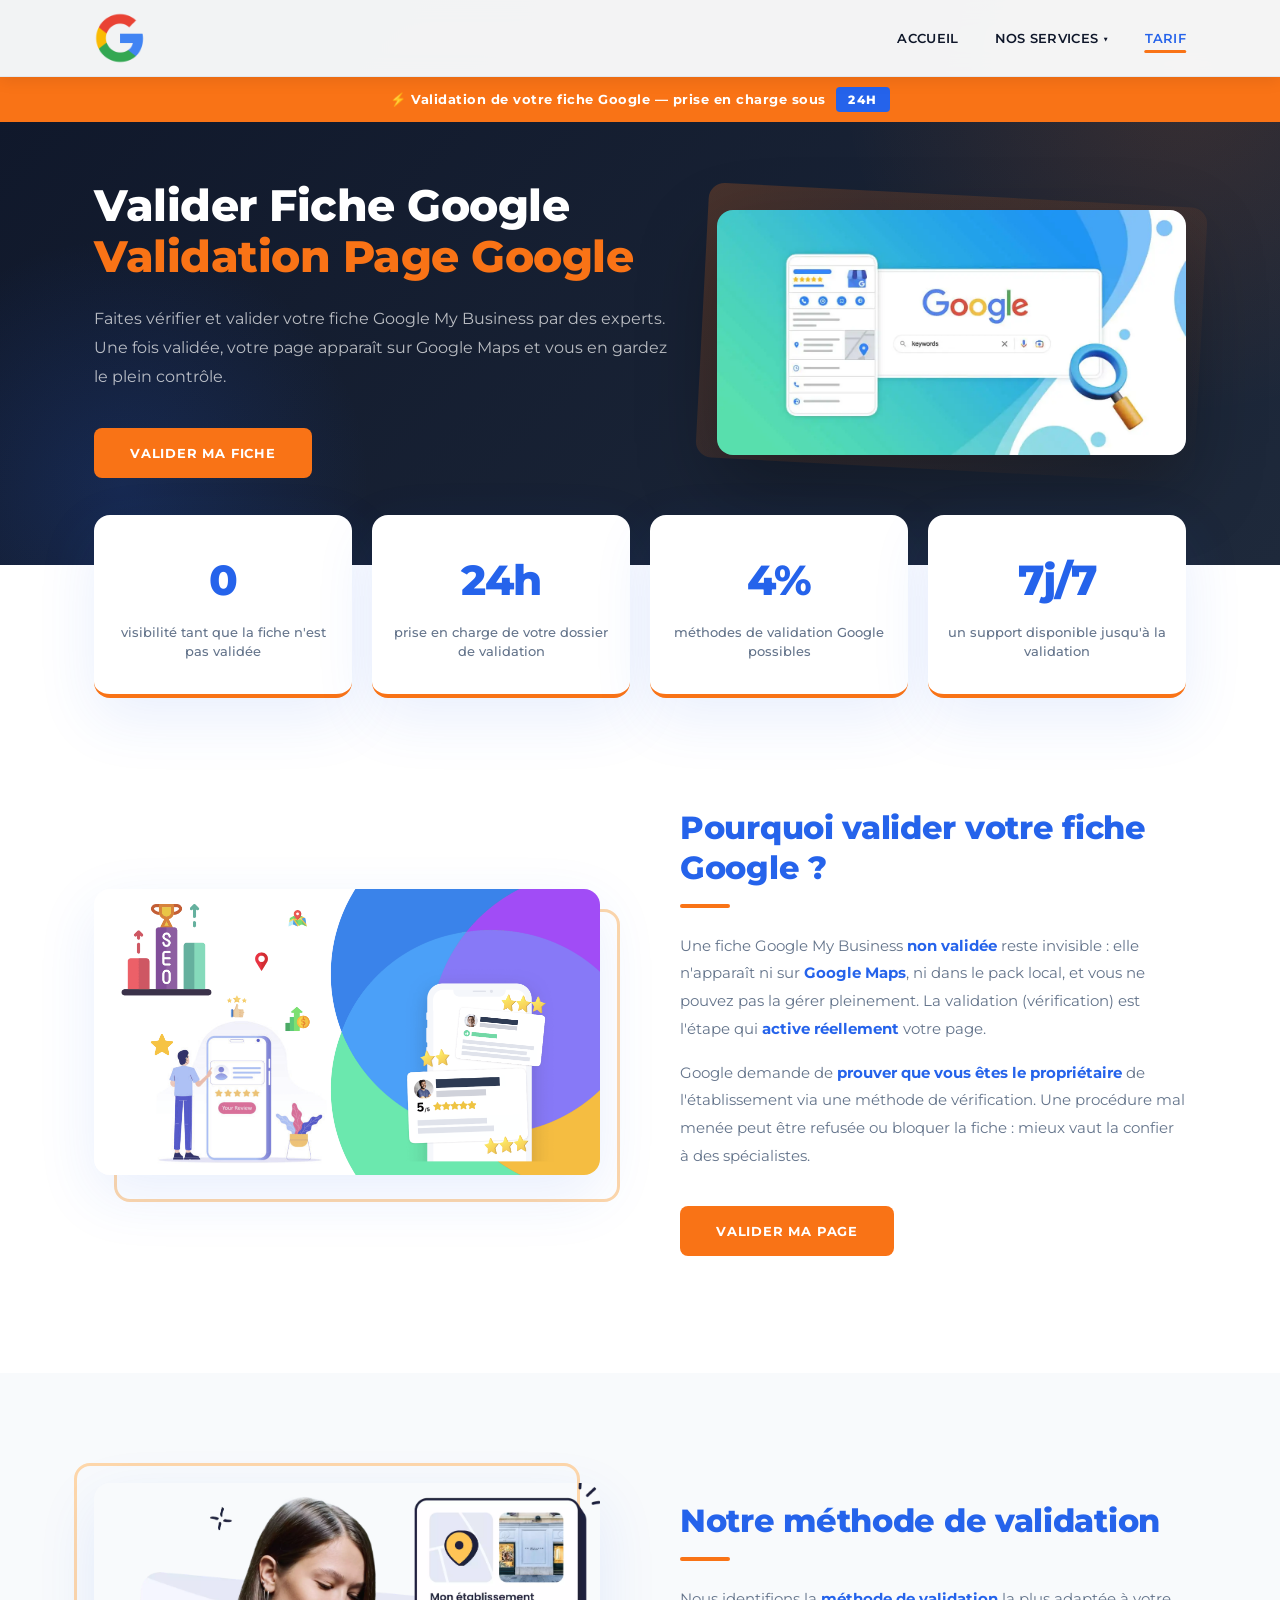
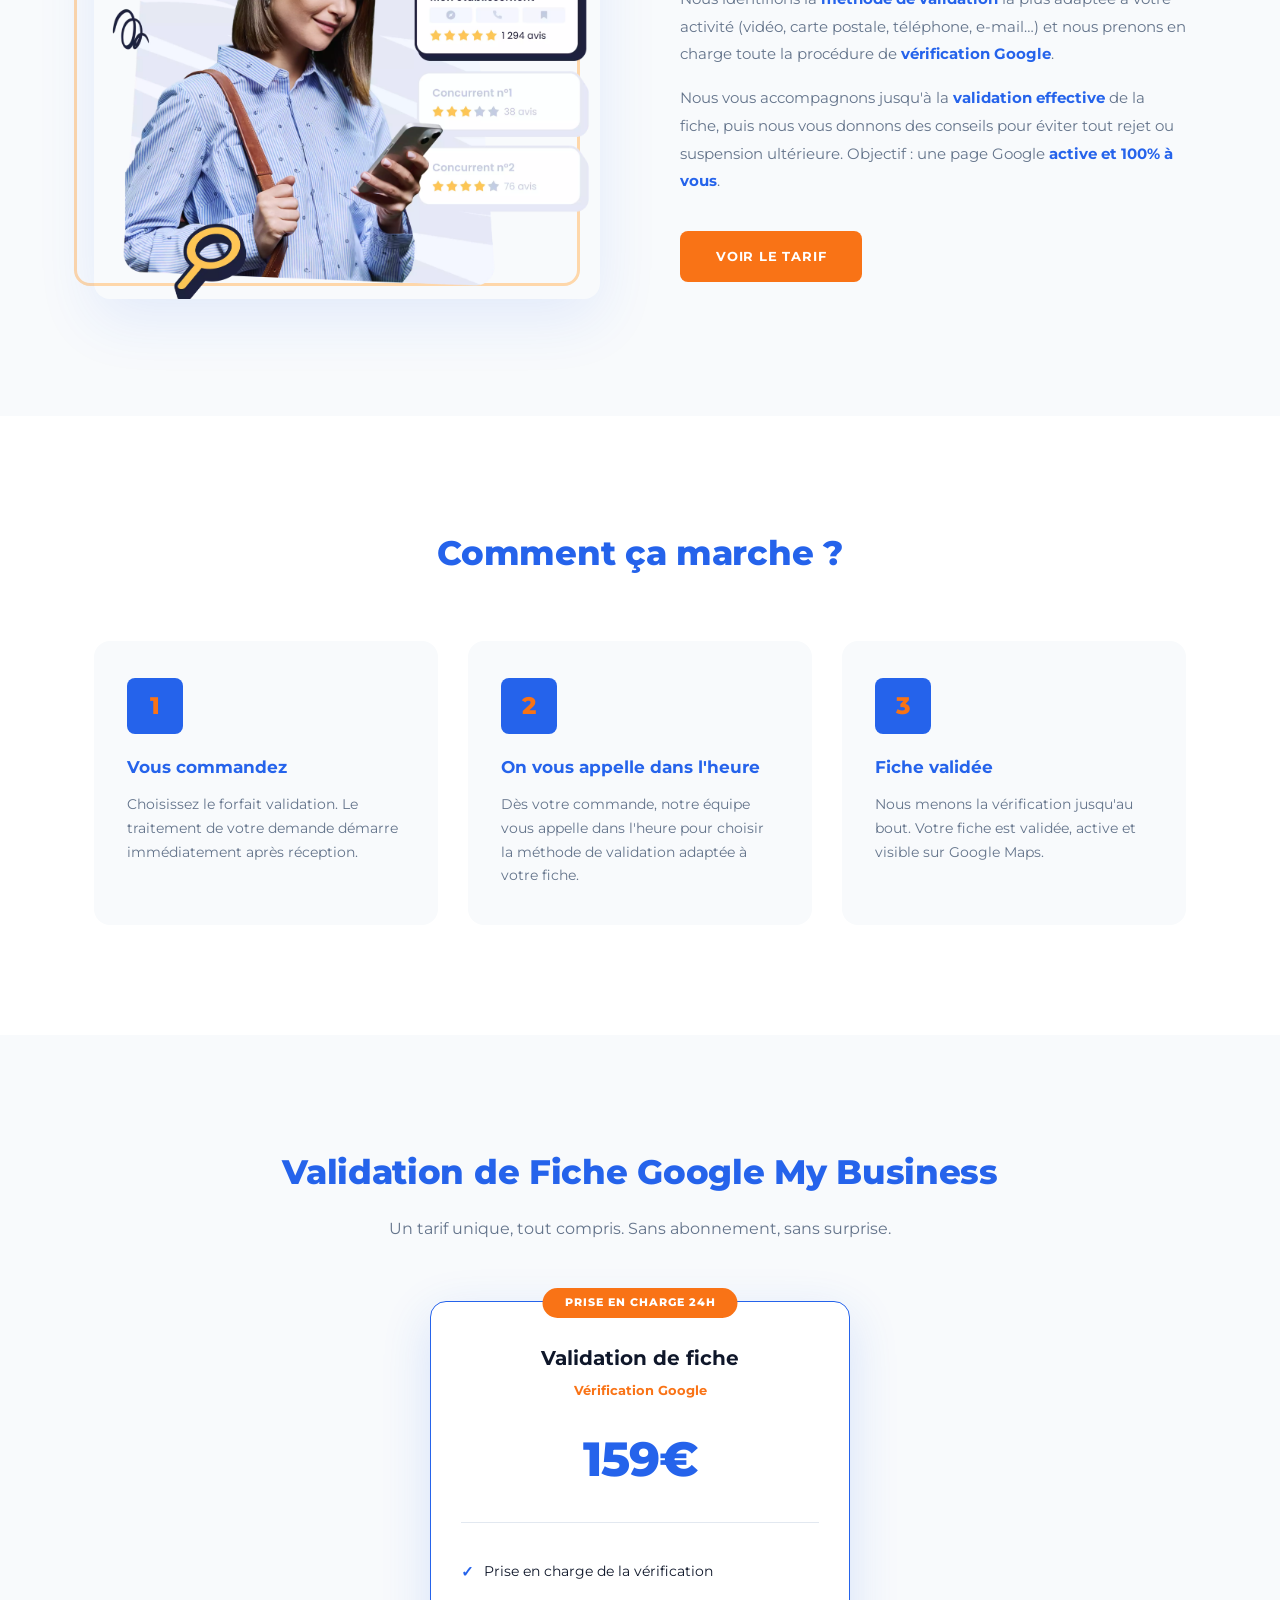
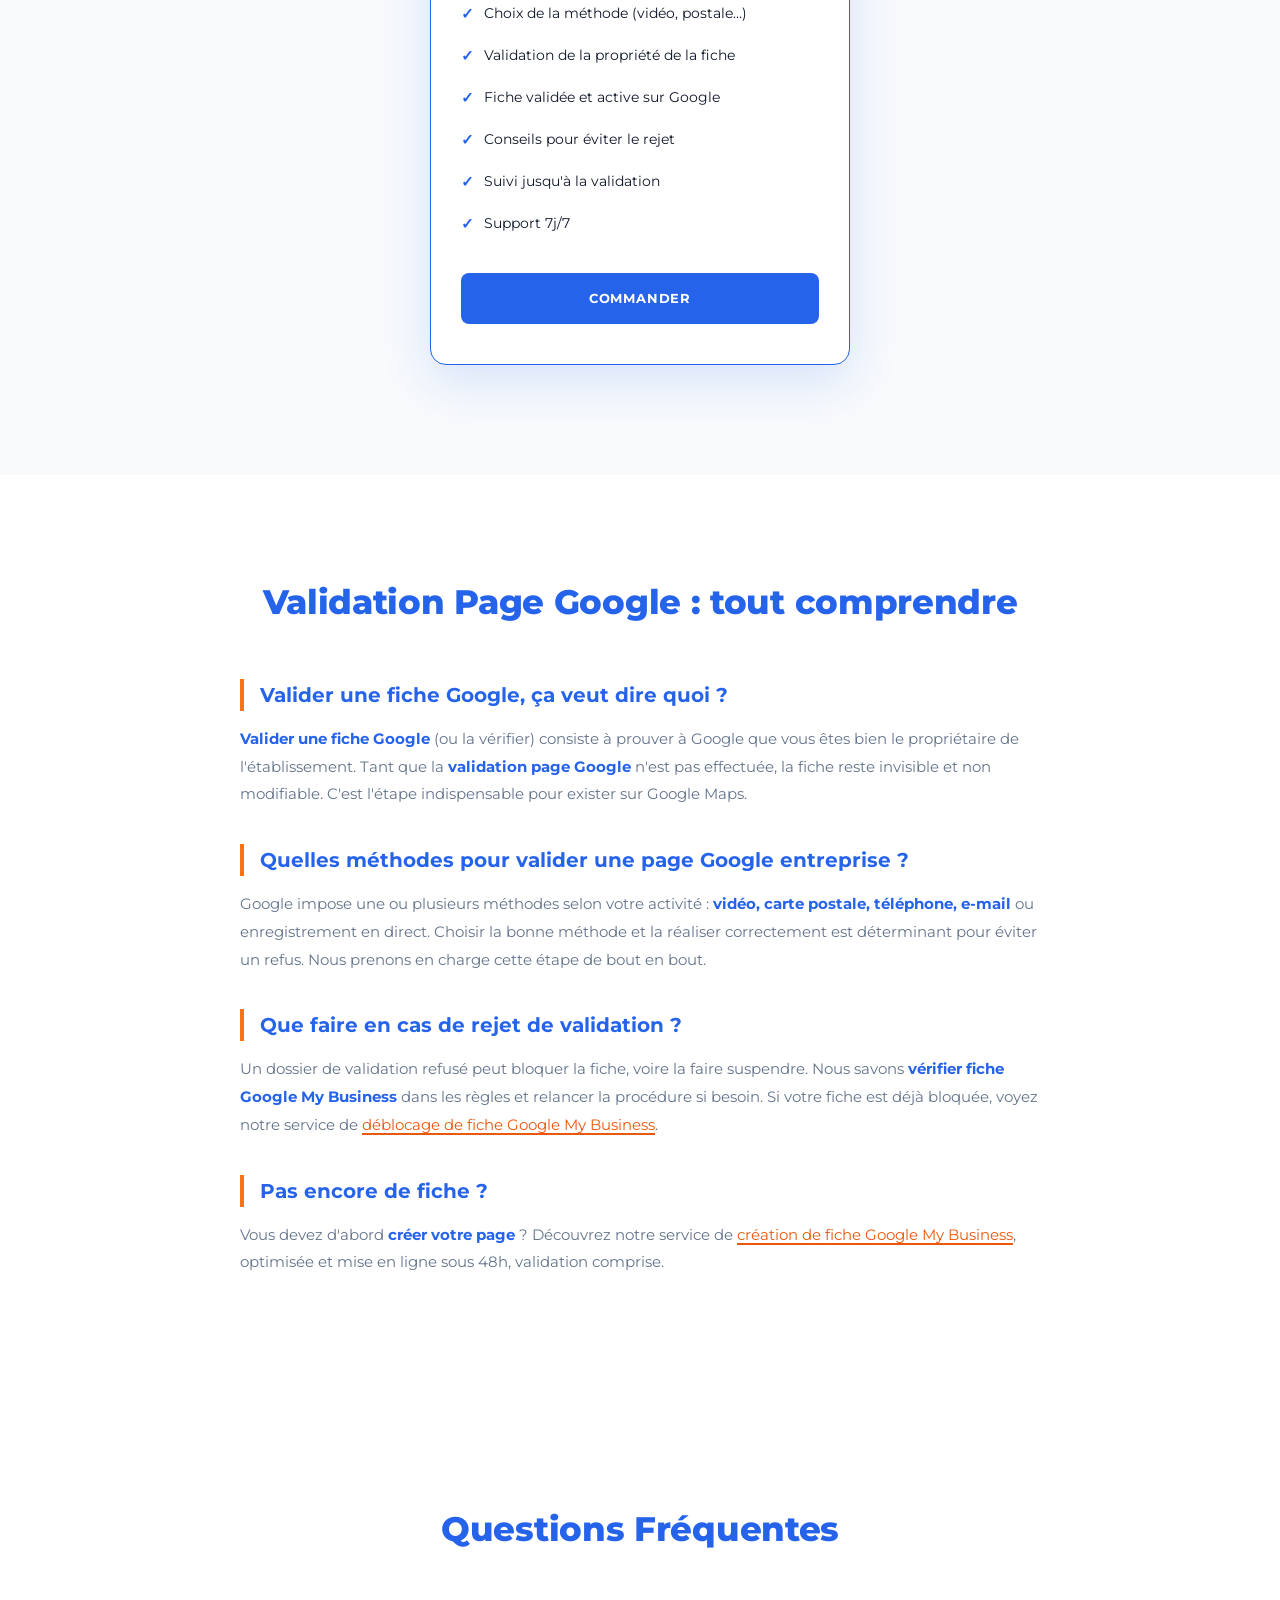
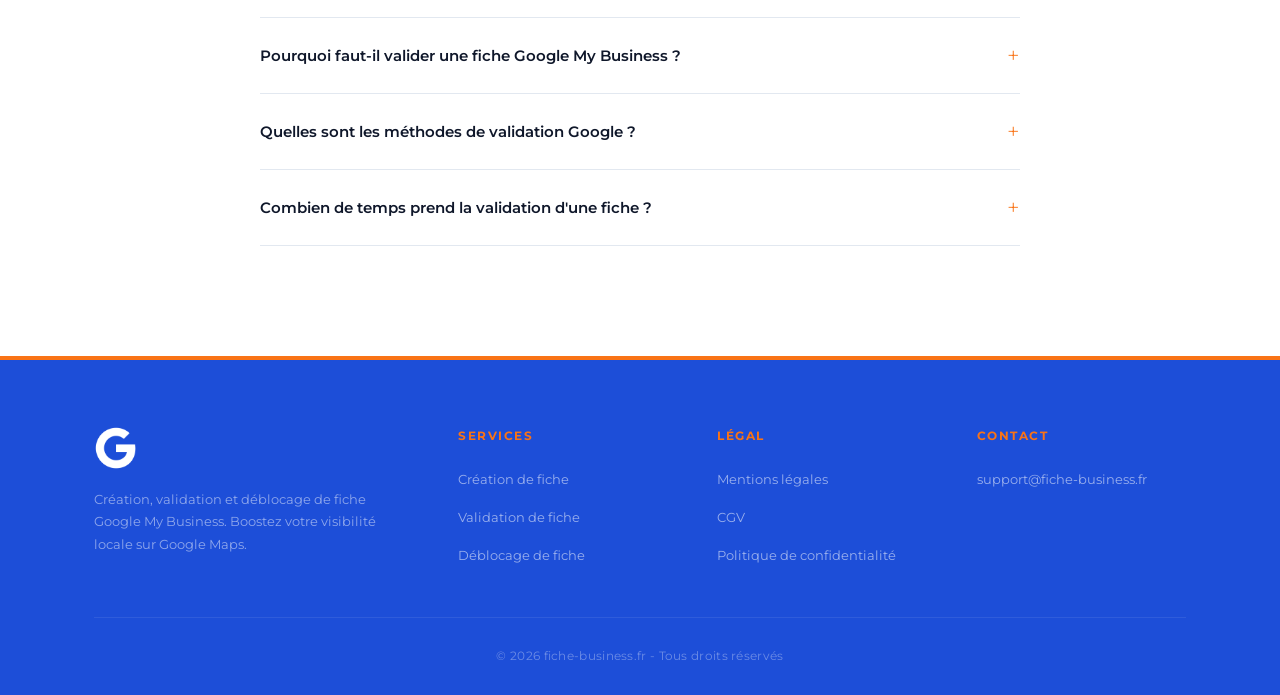
<file: valider-fiche-google.html>
<!DOCTYPE html>
<html lang="fr">
<head>
    <meta charset="UTF-8">
    <meta name="viewport" content="width=device-width, initial-scale=1.0">
    <meta name="robots" content="index, follow">
    <title>Valider Fiche Google - Validation Page Google</title>
    <meta name="description" content="Validation de fiche Google My Business par des experts dès 159€. Faites vérifier et valider votre page Google entreprise pour qu'elle apparaisse sur Google Maps. Support 7j/7.">
    <link rel="canonical" href="https://fiche-business.fr/valider-fiche-google.html"/>
    <link rel="alternate" hreflang="fr-FR" href="https://fiche-business.fr/valider-fiche-google.html"/>
    <link rel="alternate" hreflang="x-default" href="https://fiche-business.fr/valider-fiche-google.html"/>
    <link rel="preconnect" href="https://fonts.googleapis.com">
    <link rel="preconnect" href="https://fonts.gstatic.com" crossorigin>
    <link href="https://fonts.googleapis.com/css2?family=Montserrat:wght@400;500;600;700;800&display=swap" rel="stylesheet">
    <link rel="stylesheet" href="styles.css">
    <link rel="icon" type="image/x-icon" href="/favicon.ico">
    <link rel="shortcut icon" href="/favicon.ico">
    <link rel="apple-touch-icon" type="image/png" sizes="96x96" href="./logo/apple-icon-96x96.png">
    <link rel="icon" type="image/png" sizes="32x32" href="./logo/android-icon-32x32.png">
    <link rel="icon" type="image/png" sizes="96x96" href="./logo/android-icon-96x96.png">
    <meta name="msapplication-TileColor" content="#ffffff">
    <meta name="msapplication-TileImage" content="./logo/ms-icon-96x96.png">

    <meta property="og:type" content="website">
    <meta property="og:url" content="https://fiche-business.fr/valider-fiche-google.html">
    <meta property="og:title" content="Valider Fiche Google - Validation Page Google">
    <meta property="og:description" content="Validation de fiche Google My Business par des experts dès 159€. Faites vérifier et valider votre page Google entreprise.">
    <meta property="og:image" content="https://fiche-business.fr/keywords-google-my-business-1.webp">
    <meta property="og:locale" content="fr_FR">
    <meta property="og:site_name" content="fiche-business.fr">

    <meta name="twitter:card" content="summary_large_image">
    <meta name="twitter:title" content="Valider Fiche Google - Validation Page Google">
    <meta name="twitter:description" content="Validation de fiche Google My Business par des experts dès 159€. Faites vérifier et valider votre page Google entreprise.">
    <meta name="twitter:image" content="https://fiche-business.fr/keywords-google-my-business-1.webp">

    <script type="application/ld+json">
    {
        "@context": "https://schema.org",
        "@graph": [
            {
                "@type": "Service",
                "name": "Validation de fiche Google My Business",
                "serviceType": "Validation et vérification de page Google entreprise",
                "url": "https://fiche-business.fr/valider-fiche-google.html",
                "image": "https://fiche-business.fr/keywords-google-my-business-1.webp",
                "description": "Prise en charge complète de la vérification de votre fiche Google My Business : choix de la méthode, validation de la propriété et activation de la fiche sur Google Maps.",
                "provider": {
                    "@type": "Organization",
                    "name": "fiche-business.fr",
                    "url": "https://fiche-business.fr",
                    "email": "support@fiche-business.fr"
                },
                "areaServed": {
                    "@type": "Country",
                    "name": "France"
                },
                "offers": {
                    "@type": "Offer",
                    "price": "159",
                    "priceCurrency": "EUR",
                    "availability": "https://schema.org/InStock"
                },
                "hasOfferCatalog": {
                    "@type": "OfferCatalog",
                    "name": "Validation de fiche Google",
                    "itemListElement": [
                        { "@type": "Offer", "itemOffered": { "@type": "Service", "name": "valider fiche google" } },
                        { "@type": "Offer", "itemOffered": { "@type": "Service", "name": "validation page google" } },
                        { "@type": "Offer", "itemOffered": { "@type": "Service", "name": "valider une page google entreprise" } },
                        { "@type": "Offer", "itemOffered": { "@type": "Service", "name": "vérifier fiche google my business" } },
                        { "@type": "Offer", "itemOffered": { "@type": "Service", "name": "validation fiche google my business" } }
                    ]
                }
            },
            {
                "@type": "BreadcrumbList",
                "itemListElement": [
                    { "@type": "ListItem", "position": 1, "name": "Accueil", "item": "https://fiche-business.fr/" },
                    { "@type": "ListItem", "position": 2, "name": "Valider Fiche Google", "item": "https://fiche-business.fr/valider-fiche-google.html" }
                ]
            },
            {
                "@type": "FAQPage",
                "mainEntity": [
                    {
                        "@type": "Question",
                        "name": "Pourquoi faut-il valider une fiche Google My Business ?",
                        "acceptedAnswer": {
                            "@type": "Answer",
                            "text": "Tant qu'une fiche n'est pas validée (vérifiée), elle n'apparaît pas dans Google Maps ni dans le pack local, et vous ne pouvez pas la gérer pleinement. La validation prouve à Google que vous êtes bien le propriétaire de l'établissement."
                        }
                    },
                    {
                        "@type": "Question",
                        "name": "Quelles sont les méthodes de validation Google ?",
                        "acceptedAnswer": {
                            "@type": "Answer",
                            "text": "Google propose plusieurs méthodes : vidéo, carte postale, téléphone, e-mail ou enregistrement vidéo en direct. Nous choisissons avec vous la méthode la plus adaptée à votre activité pour maximiser les chances de validation."
                        }
                    },
                    {
                        "@type": "Question",
                        "name": "Combien de temps prend la validation d'une fiche ?",
                        "acceptedAnswer": {
                            "@type": "Answer",
                            "text": "Le délai dépend de la méthode imposée par Google. La vidéo ou le téléphone sont souvent rapides (quelques jours), tandis que la carte postale peut prendre 1 à 2 semaines. Nous suivons le dossier jusqu'à la validation effective de votre fiche."
                        }
                    }
                ]
            }
        ]
    }
    </script>
</head>
<body>
    <header class="header">
        <div class="container">
            <a href="index.html" class="logo">
                <img src="icon-google.png" alt="fiche-business.fr - Création, validation et déblocage de fiche Google My Business" title="fiche-business.fr" width="512" height="512" class="logo-img">
            </a>
            <nav class="nav">
                <ul class="nav-list">
                    <li><a href="index.html" class="nav-link">Accueil</a></li>
                    <li class="nav-item dropdown">
                        <a href="#" class="nav-link">Nos Services <span class="dropdown-arrow">▼</span></a>
                        <div class="dropdown-menu">
                            <a href="creation-fiche-google.html">Création de fiche</a>
                            <a href="valider-fiche-google.html">Validation de fiche</a>
                            <a href="fiche-google-suspendu.html">Déblocage de fiche</a>
                        </div>
                    </li>
                    <li><a href="#offre" class="nav-link active">Tarif</a></li>
                </ul>
            </nav>
            <button class="menu-toggle" aria-label="Menu">
                <span></span>
                <span></span>
                <span></span>
            </button>
        </div>
    </header>
    <div class="promo-bar">&#x26A1; Validation de votre fiche Google &mdash; prise en charge sous <span class="promo-code">24H</span></div>

    <section id="accueil" class="hero">
        <div class="container">
            <div class="hero-content">
                <h1>Valider Fiche Google<br><span class="highlight">Validation Page Google</span></h1>
                <p class="hero-subtitle">Faites vérifier et valider votre fiche Google My Business par des experts. Une fois validée, votre page apparaît sur Google Maps et vous en gardez le plein contrôle.</p>
                <a href="#offre" class="btn btn-primary" title="valider une fiche Google My Business">Valider ma fiche</a>
            </div>
            <div class="hero-image">
                <img src="keywords-google-my-business-1.webp" alt="Validation et vérification d'une fiche Google My Business" title="Validation Page Google" width="1200" height="628" class="hero-img" loading="eager">
            </div>
        </div>
    </section>

    <section class="stats">
        <div class="container">
            <div class="stat-card">
                <div class="stat-number" data-target="0" data-static="0">0</div>
                <p>visibilité tant que la fiche n'est pas validée</p>
            </div>
            <div class="stat-card">
                <div class="stat-number" data-target="0" data-static="24h">24h</div>
                <p>prise en charge de votre dossier de validation</p>
            </div>
            <div class="stat-card">
                <div class="stat-number" data-target="5" data-suffix="">5</div>
                <p>méthodes de validation Google possibles</p>
            </div>
            <div class="stat-card">
                <div class="stat-number" data-target="0" data-static="7j/7">7j/7</div>
                <p>un support disponible jusqu'à la validation</p>
            </div>
        </div>
    </section>

    <section id="pourquoi" class="credibility">
        <div class="container">
            <div class="credibility-image">
                <img src="acheter-avis-google.png" alt="Vérification de propriété d'une page Google entreprise" title="Valider une page Google entreprise" width="964" height="421" class="credibility-img" loading="lazy">
            </div>
            <div class="credibility-content">
                <h2>Pourquoi valider votre fiche Google ?</h2>
                <p>Une fiche Google My Business <strong>non validée</strong> reste invisible : elle n'apparaît ni sur <strong>Google Maps</strong>, ni dans le pack local, et vous ne pouvez pas la gérer pleinement. La validation (vérification) est l'étape qui <strong>active réellement</strong> votre page.</p>
                <p>Google demande de <strong>prouver que vous êtes le propriétaire</strong> de l'établissement via une méthode de vérification. Une procédure mal menée peut être refusée ou bloquer la fiche : mieux vaut la confier à des spécialistes.</p>
                <a href="#offre" class="btn btn-primary" title="validation de page Google">Valider ma page</a>
            </div>
        </div>
    </section>

    <section id="methode" class="credibility credibility-reverse">
        <div class="container">
            <div class="credibility-content">
                <h2>Notre méthode de validation</h2>
                <p>Nous identifions la <strong>méthode de validation</strong> la plus adaptée à votre activité (vidéo, carte postale, téléphone, e-mail…) et nous prenons en charge toute la procédure de <strong>vérification Google</strong>.</p>
                <p>Nous vous accompagnons jusqu'à la <strong>validation effective</strong> de la fiche, puis nous vous donnons des conseils pour éviter tout rejet ou suspension ultérieure. Objectif : une page Google <strong>active et 100% à vous</strong>.</p>
                <a href="#offre" class="btn btn-primary" title="vérifier fiche google my business">Voir le tarif</a>
            </div>
            <div class="credibility-image">
                <img src="avis-google-entreprise.webp" alt="Fiche Google My Business validée et active" title="Fiche Google validée" width="601" height="791" class="credibility-img" loading="lazy">
            </div>
        </div>
    </section>

    <section class="how-it-works">
        <div class="container">
            <h2 class="section-title">Comment ça marche ?</h2>
            <div class="steps">
                <div class="step">
                    <div class="step-icon">
                        <span>1</span>
                    </div>
                    <h3>Vous commandez</h3>
                    <p>Choisissez le forfait validation. Le traitement de votre demande démarre immédiatement après réception.</p>
                </div>
                <div class="step">
                    <div class="step-icon">
                        <span>2</span>
                    </div>
                    <h3>On vous appelle dans l'heure</h3>
                    <p>Dès votre commande, notre équipe vous appelle dans l'heure pour choisir la méthode de validation adaptée à votre fiche.</p>
                </div>
                <div class="step">
                    <div class="step-icon">
                        <span>3</span>
                    </div>
                    <h3>Fiche validée</h3>
                    <p>Nous menons la vérification jusqu'au bout. Votre fiche est validée, active et visible sur Google Maps.</p>
                </div>
            </div>
        </div>
    </section>

    <section id="offre" class="pricing">
        <div class="container">
            <h2 class="section-title">Validation de Fiche Google My Business</h2>
            <p class="section-subtitle">Un tarif unique, tout compris. Sans abonnement, sans surprise.</p>
            <div class="pricing-cards pricing-1">
                <div class="pricing-card featured">
                    <div class="pricing-badge">Prise en charge 24h</div>
                    <div class="pricing-header">
                        <h3>Validation de fiche</h3>
                        <div class="pricing-bonus">Vérification Google</div>
                    </div>
                    <div class="pricing-price">
                        <span class="price">159€</span>
                    </div>
                    <ul class="pricing-features">
                        <li><span class="check">✓</span> Prise en charge de la vérification</li>
                        <li><span class="check">✓</span> Choix de la méthode (vidéo, postale…)</li>
                        <li><span class="check">✓</span> Validation de la propriété de la fiche</li>
                        <li><span class="check">✓</span> Fiche validée et active sur Google</li>
                        <li><span class="check">✓</span> Conseils pour éviter le rejet</li>
                        <li><span class="check">✓</span> Suivi jusqu'à la validation</li>
                        <li><span class="check">✓</span> Support 7j/7</li>
                    </ul>
                    <a href="https://buy.stripe.com/6oU8wRbsG1fZbBy8npaZi0b" class="btn btn-primary" title="commander la validation de fiche Google" target="_blank" rel="noopener noreferrer">Commander</a>
                </div>
            </div>
        </div>
    </section>

    <section class="seo-content">
        <div class="container">
            <h2 class="section-title">Validation Page Google : tout comprendre</h2>
            <div class="seo-text">
                <h3>Valider une fiche Google, ça veut dire quoi ?</h3>
                <p><strong>Valider une fiche Google</strong> (ou la vérifier) consiste à prouver à Google que vous êtes bien le propriétaire de l'établissement. Tant que la <strong>validation page Google</strong> n'est pas effectuée, la fiche reste invisible et non modifiable. C'est l'étape indispensable pour exister sur Google Maps.</p>

                <h3>Quelles méthodes pour valider une page Google entreprise ?</h3>
                <p>Google impose une ou plusieurs méthodes selon votre activité : <strong>vidéo, carte postale, téléphone, e-mail</strong> ou enregistrement en direct. Choisir la bonne méthode et la réaliser correctement est déterminant pour éviter un refus. Nous prenons en charge cette étape de bout en bout.</p>

                <h3>Que faire en cas de rejet de validation ?</h3>
                <p>Un dossier de validation refusé peut bloquer la fiche, voire la faire suspendre. Nous savons <strong>vérifier fiche Google My Business</strong> dans les règles et relancer la procédure si besoin. Si votre fiche est déjà bloquée, voyez notre service de <a href="fiche-google-suspendu.html">déblocage de fiche Google My Business</a>.</p>

                <h3>Pas encore de fiche ?</h3>
                <p>Vous devez d'abord <strong>créer votre page</strong> ? Découvrez notre service de <a href="creation-fiche-google.html">création de fiche Google My Business</a>, optimisée et mise en ligne sous 48h, validation comprise.</p>
            </div>
        </div>
    </section>

    <section class="faq">
        <div class="container">
            <h2 class="section-title">Questions Fréquentes</h2>
            <div class="faq-list">
                <div class="faq-item">
                    <button class="faq-question">
                        <span>Pourquoi faut-il valider une fiche Google My Business ?</span>
                        <span class="faq-icon">+</span>
                    </button>
                    <div class="faq-answer">
                        <p>Tant qu'une fiche n'est pas validée (vérifiée), elle n'apparaît pas dans Google Maps ni dans le pack local, et vous ne pouvez pas la gérer pleinement. La validation prouve à Google que vous êtes bien le propriétaire de l'établissement.</p>
                    </div>
                </div>
                <div class="faq-item">
                    <button class="faq-question">
                        <span>Quelles sont les méthodes de validation Google ?</span>
                        <span class="faq-icon">+</span>
                    </button>
                    <div class="faq-answer">
                        <p>Google propose plusieurs méthodes : vidéo, carte postale, téléphone, e-mail ou enregistrement vidéo en direct. Nous choisissons avec vous la méthode la plus adaptée à votre activité pour maximiser les chances de validation.</p>
                    </div>
                </div>
                <div class="faq-item">
                    <button class="faq-question">
                        <span>Combien de temps prend la validation d'une fiche ?</span>
                        <span class="faq-icon">+</span>
                    </button>
                    <div class="faq-answer">
                        <p>Le délai dépend de la méthode imposée par Google. La vidéo ou le téléphone sont souvent rapides (quelques jours), tandis que la carte postale peut prendre 1 à 2 semaines. Nous suivons le dossier jusqu'à la validation effective de votre fiche.</p>
                    </div>
                </div>
            </div>
        </div>
    </section>

    <footer class="footer">
        <div class="container">
            <div class="footer-content">
                <div class="footer-brand">
                    <a href="index.html" class="logo">
                        <img src="icon-google.png" alt="fiche-business.fr - Logo" title="fiche-business.fr" width="512" height="512" class="logo-img">
                    </a>
                    <p>Création, validation et déblocage de fiche Google My Business. Boostez votre visibilité locale sur Google Maps.</p>
                </div>
                <div class="footer-links">
                    <h4>Services</h4>
                    <ul>
                        <li><a href="creation-fiche-google.html">Création de fiche</a></li>
                        <li><a href="valider-fiche-google.html">Validation de fiche</a></li>
                        <li><a href="fiche-google-suspendu.html">Déblocage de fiche</a></li>
                    </ul>
                </div>
                <div class="footer-links">
                    <h4>Légal</h4>
                    <ul>
                        <li><a href="#">Mentions légales</a></li>
                        <li><a href="#">CGV</a></li>
                        <li><a href="#">Politique de confidentialité</a></li>
                    </ul>
                </div>
                <div class="footer-links">
                    <h4>Contact</h4>
                    <ul>
                        <li><a href="mailto:support@fiche-business.fr">support@fiche-business.fr</a></li>
                    </ul>
                </div>
            </div>
            <div class="footer-bottom">
                <p>&copy; 2026 fiche-business.fr - Tous droits réservés</p>
            </div>
        </div>
    </footer>


    <script>
        document.addEventListener('DOMContentLoaded', function() {

            const menuToggle = document.querySelector('.menu-toggle');
            const nav = document.querySelector('.nav');

            if (menuToggle && nav) {
                menuToggle.addEventListener('click', function() {
                    nav.classList.toggle('active');
                    menuToggle.classList.toggle('active');
                });

                const navLinks = document.querySelectorAll('.nav-link:not(.nav-item.dropdown > .nav-link)');
                navLinks.forEach(link => {
                    link.addEventListener('click', function() {
                        nav.classList.remove('active');
                        menuToggle.classList.remove('active');
                    });
                });

                document.addEventListener('click', function(e) {
                    if (nav.classList.contains('active') && !nav.contains(e.target) && !menuToggle.contains(e.target)) {
                        nav.classList.remove('active');
                        menuToggle.classList.remove('active');
                        document.querySelectorAll('.nav-item.dropdown').forEach(d => d.classList.remove('active'));
                    }
                });
            }

            const dropdowns = document.querySelectorAll('.nav-item.dropdown');
            dropdowns.forEach(dropdown => {
                const dropdownLink = dropdown.querySelector('.nav-link');
                dropdownLink.addEventListener('click', function(e) {
                    if (window.innerWidth <= 768) {
                        e.preventDefault();
                        dropdown.classList.toggle('active');
                    }
                });
            });

            const dropdownMenuLinks = document.querySelectorAll('.dropdown-menu a');
            dropdownMenuLinks.forEach(link => {
                link.addEventListener('click', function() {
                    if (window.innerWidth <= 768) {
                        const nav = document.querySelector('.nav');
                        const menuToggle = document.querySelector('.menu-toggle');
                        nav.classList.remove('active');
                        menuToggle.classList.remove('active');
                        document.querySelectorAll('.nav-item.dropdown').forEach(d => d.classList.remove('active'));
                    }
                });
            });

            const anchorLinks = document.querySelectorAll('a[href^="#"]');

            anchorLinks.forEach(link => {
                link.addEventListener('click', function(e) {
                    const targetId = this.getAttribute('href');
                    if (targetId === '#') return;
                    const targetElement = document.querySelector(targetId);

                    if (targetElement) {
                        e.preventDefault();
                        const headerHeight = document.querySelector('.header').offsetHeight;
                        const targetPosition = targetElement.offsetTop - headerHeight;

                        window.scrollTo({
                            top: targetPosition,
                            behavior: 'smooth'
                        });
                    }
                });
            });

            const faqItems = document.querySelectorAll('.faq-item');

            faqItems.forEach(item => {
                const question = item.querySelector('.faq-question');

                question.addEventListener('click', function() {
                    faqItems.forEach(otherItem => {
                        if (otherItem !== item && otherItem.classList.contains('active')) {
                            otherItem.classList.remove('active');
                        }
                    });

                    item.classList.toggle('active');
                });
            });

            const header = document.querySelector('.header');

            function updateHeader() {
                if (window.scrollY > 50) {
                    header.style.boxShadow = '0 4px 20px rgba(0, 0, 0, 0.1)';
                } else {
                    header.style.boxShadow = '0 4px 15px rgba(0, 0, 0, 0.08)';
                }
            }

            window.addEventListener('scroll', updateHeader);

            const animateElements = document.querySelectorAll('.stat-card, .step, .pricing-card, .faq-item');

            const observerOptions = {
                threshold: 0.1,
                rootMargin: '0px 0px -50px 0px'
            };

            const observer = new IntersectionObserver(function(entries) {
                entries.forEach(entry => {
                    if (entry.isIntersecting) {
                        entry.target.style.opacity = '1';
                        entry.target.style.transform = 'translateY(0)';
                    }
                });
            }, observerOptions);

            animateElements.forEach(element => {
                element.style.opacity = '0';
                element.style.transform = 'translateY(30px)';
                element.style.transition = 'opacity 0.6s ease, transform 0.6s ease';
                observer.observe(element);
            });

            const statNumbers = document.querySelectorAll('.stat-number');
            let animated = false;

            function animateCounters() {
                if (animated) return;

                statNumbers.forEach(stat => {
                    const staticText = stat.getAttribute('data-static');
                    if (staticText) {
                        stat.textContent = staticText;
                        return;
                    }
                    const target = parseInt(stat.getAttribute('data-target') || stat.textContent);
                    const suffix = stat.getAttribute('data-suffix') || '%';
                    if (isNaN(target) || target <= 0) return;
                    let current = 0;
                    const increment = target / 50;
                    const duration = 2000;
                    const stepTime = duration / 50;

                    const counter = setInterval(() => {
                        current += increment;
                        if (current >= target) {
                            stat.textContent = target + suffix;
                            clearInterval(counter);
                        } else {
                            stat.textContent = Math.floor(current) + suffix;
                        }
                    }, stepTime);
                });

                animated = true;
            }

            const statsSection = document.querySelector('.stats');
            if (statsSection) {
                const statsObserver = new IntersectionObserver((entries) => {
                    entries.forEach(entry => {
                        if (entry.isIntersecting) {
                            animateCounters();
                        }
                    });
                }, { threshold: 0.5 });

                statsObserver.observe(statsSection);
            }

        });
    </script>
</body>
</html>
</file>
<file: styles.css>
:root {
    --primary: #2563EB;
    --primary-dark: #1D4ED8;
    --primary-light: #3B82F6;
    --accent: #F97316;
    --accent-dark: #EA580C;
    --accent-light: #FED7AA;
    --dark: #0F172A;
    --light: #F8FAFC;
    --white: #ffffff;
    --gray: #64748B;
    --gray-light: #E2E8F0;
    --shadow: 0 20px 60px rgba(37, 99, 235, 0.10);
    --shadow-sm: 0 2px 12px rgba(15, 23, 42, 0.06);
    --shadow-accent: 0 8px 30px rgba(249, 115, 22, 0.28);
    --radius: 8px;
    --radius-lg: 16px;
    --transition: all 0.35s cubic-bezier(0.25, 0.46, 0.45, 0.94);
}

*, *::before, *::after {
    margin: 0;
    padding: 0;
    box-sizing: border-box;
}

html {
    scroll-behavior: smooth;
    overflow-x: hidden;
}

body {
    font-family: 'Montserrat', sans-serif;
    font-size: 15px;
    line-height: 1.6;
    color: var(--dark);
    background: var(--white);
    overflow-x: hidden;
}

a {
    text-decoration: none;
    color: inherit;
    transition: var(--transition);
}

ul {
    list-style: none;
}

img {
    max-width: 100%;
    height: auto;
}

.container {
    width: 100%;
    max-width: 1140px;
    margin: 0 auto;
    padding: 0 24px;
}

.btn {
    display: inline-block;
    padding: 15px 36px;
    font-family: 'Montserrat', sans-serif;
    font-size: 13px;
    font-weight: 700;
    letter-spacing: 0.8px;
    text-transform: uppercase;
    border-radius: var(--radius);
    cursor: pointer;
    transition: var(--transition);
    border: none;
    text-align: center;
    position: relative;
    overflow: hidden;
}

.btn-primary {
    background: var(--accent);
    color: var(--white);
}

.btn-primary::after {
    content: '';
    position: absolute;
    top: 0;
    left: -100%;
    width: 100%;
    height: 100%;
    background: linear-gradient(90deg, transparent, rgba(255,255,255,0.25), transparent);
    transition: left 0.5s ease;
}

.btn-primary:hover::after {
    left: 100%;
}

.btn-primary:hover {
    background: var(--accent-dark);
    transform: translateY(-2px);
    box-shadow: var(--shadow-accent);
}

.btn-outline {
    background: transparent;
    color: var(--primary);
    border: 2px solid var(--primary);
}

.btn-outline:hover {
    background: var(--primary);
    color: var(--white);
    transform: translateY(-2px);
}

.btn-full {
    width: 100%;
}

.header {
    position: fixed;
    top: 0;
    left: 0;
    right: 0;
    z-index: 1000;
    background: rgba(255, 255, 255, 0.95);
    backdrop-filter: blur(12px);
    -webkit-backdrop-filter: blur(12px);
    padding: 12px 0;
    border-bottom: 1px solid var(--gray-light);
}

.header .container {
    display: flex;
    align-items: center;
    justify-content: space-between;
}

.logo {
    display: flex;
    align-items: center;
}

.logo-img {
    height: 52px;
    width: auto;
}

.logo-market {
    color: var(--dark);
}

.logo-web {
    color: var(--primary);
}

.nav-list {
    display: flex;
    gap: 36px;
    align-items: center;
}

.nav-link {
    font-weight: 600;
    font-size: 13px;
    letter-spacing: 0.3px;
    text-transform: uppercase;
    color: var(--dark);
    position: relative;
    padding: 8px 0;
    display: flex;
    align-items: center;
    line-height: 1;
}

.nav-link::after {
    content: '';
    position: absolute;
    bottom: 0;
    left: 50%;
    transform: translateX(-50%);
    width: 0;
    height: 3px;
    background: var(--accent);
    border-radius: 2px;
    transition: var(--transition);
}

.nav-link:hover::after,
.nav-link.active::after {
    width: 100%;
}

.nav-link:hover,
.nav-link.active {
    color: var(--primary);
}

.nav-item {
    position: relative;
}

.nav-item.dropdown > .nav-link {
    display: flex;
    align-items: center;
    gap: 5px;
}

.nav-item.dropdown > .nav-link::before {
    content: '';
    position: absolute;
    bottom: -15px;
    left: 0;
    right: 0;
    height: 20px;
}

.dropdown-arrow {
    font-size: 9px;
    transition: var(--transition);
}

.nav-item.dropdown:hover .dropdown-arrow {
    transform: rotate(180deg);
}

.dropdown-menu {
    position: absolute;
    top: 100%;
    left: 50%;
    transform: translateX(-50%);
    min-width: 220px;
    background: var(--white);
    border-radius: var(--radius);
    box-shadow: 0 15px 50px rgba(15, 23, 42, 0.10);
    border: 1px solid var(--gray-light);
    padding: 8px;
    opacity: 0;
    visibility: hidden;
    transition: var(--transition);
    margin-top: 15px;
    z-index: 100;
}

.dropdown-menu::before {
    content: '';
    position: absolute;
    top: -6px;
    left: 50%;
    transform: translateX(-50%) rotate(45deg);
    width: 12px;
    height: 12px;
    background: var(--white);
    border-left: 1px solid var(--gray-light);
    border-top: 1px solid var(--gray-light);
}

.nav-item.dropdown:hover .dropdown-menu {
    opacity: 1;
    visibility: visible;
    margin-top: 10px;
}

.dropdown-menu a {
    display: block;
    padding: 11px 16px;
    font-weight: 500;
    font-size: 13px;
    color: var(--dark);
    border-radius: 6px;
    transition: var(--transition);
}

.dropdown-menu a:hover {
    background: var(--light);
    color: var(--accent-dark);
    padding-left: 20px;
}

.menu-toggle {
    display: none;
    flex-direction: column;
    gap: 6px;
    background: none;
    border: none;
    cursor: pointer;
    padding: 5px;
}

.menu-toggle span {
    display: block;
    width: 22px;
    height: 2px;
    background: var(--primary);
    border-radius: 2px;
    transition: var(--transition);
}

.hero {
    padding: 180px 0 80px;
    background: linear-gradient(135deg, var(--dark) 0%, #1E293B 100%);
    overflow: hidden;
    position: relative;
}

.hero::before {
    content: '';
    position: absolute;
    top: -50%;
    right: -20%;
    width: 700px;
    height: 700px;
    background: radial-gradient(circle, rgba(249, 115, 22, 0.14) 0%, transparent 70%);
    border-radius: 50%;
    pointer-events: none;
}

.hero::after {
    content: '';
    position: absolute;
    bottom: -30%;
    left: -10%;
    width: 500px;
    height: 500px;
    background: radial-gradient(circle, rgba(37, 99, 235, 0.18) 0%, transparent 70%);
    border-radius: 50%;
    pointer-events: none;
}

.hero .container {
    display: grid;
    grid-template-columns: 1.1fr 0.9fr;
    gap: 50px;
    align-items: center;
    position: relative;
    z-index: 1;
}

.hero-content h1 {
    font-size: 44px;
    font-weight: 800;
    line-height: 1.15;
    margin-bottom: 24px;
    color: var(--white);
    letter-spacing: -0.5px;
}

.hero-content .highlight {
    color: var(--accent);
}

.hero-subtitle {
    font-size: 16px;
    color: rgba(255, 255, 255, 0.7);
    margin-bottom: 36px;
    line-height: 1.8;
}

.hero-image {
    position: relative;
    display: flex;
    justify-content: center;
    align-items: center;
}

.hero-image::before {
    content: '';
    position: absolute;
    inset: -15px;
    background: linear-gradient(135deg, rgba(249, 115, 22, 0.22), transparent);
    border-radius: var(--radius-lg);
    transform: rotate(3deg);
}

.hero-img {
    max-width: 100%;
    height: auto;
    border-radius: var(--radius-lg);
    position: relative;
    z-index: 1;
    box-shadow: 0 30px 80px rgba(0, 0, 0, 0.3);
    animation: heroFloat 4s ease-in-out infinite;
}

@keyframes heroFloat {
    0%, 100% { transform: translateY(0) rotate(0deg); }
    50% { transform: translateY(-8px) rotate(0.5deg); }
}

.promo-bar {
    background: var(--accent);
    color: var(--white);
    text-align: center;
    padding: 10px 20px;
    font-size: 13px;
    font-weight: 700;
    letter-spacing: 0.5px;
    width: 100%;
    position: fixed;
    top: 77px;
    left: 0;
    right: 0;
    z-index: 999;
}

.promo-bar .promo-code {
    background: var(--primary);
    color: var(--white);
    padding: 3px 12px;
    border-radius: 4px;
    font-weight: 800;
    margin-left: 6px;
    display: inline-block;
    font-size: 12px;
    letter-spacing: 1.5px;
}

.stats {
    padding: 0;
    background: transparent;
    margin-top: -50px;
    position: relative;
    z-index: 2;
}

.stats .container {
    display: grid;
    grid-template-columns: repeat(4, 1fr);
    gap: 20px;
}

.stat-card {
    background: var(--white);
    padding: 32px 20px;
    border-radius: var(--radius-lg);
    text-align: center;
    transition: var(--transition);
    box-shadow: var(--shadow);
    border-bottom: 4px solid var(--accent);
}

.stat-card:hover {
    transform: translateY(-6px);
    box-shadow: 0 25px 70px rgba(37, 99, 235, 0.16);
}

.stat-number {
    font-size: 42px;
    font-weight: 800;
    color: var(--primary);
    margin-bottom: 8px;
    letter-spacing: -1px;
}

.stat-card p {
    font-size: 13px;
    color: var(--gray);
    line-height: 1.5;
    font-weight: 500;
}

.credibility {
    padding: 110px 0;
    background: var(--white);
}

.credibility .container {
    display: grid;
    grid-template-columns: 1fr 1fr;
    gap: 80px;
    align-items: center;
}

.credibility-image {
    position: relative;
}

.credibility-image::before {
    content: '';
    position: absolute;
    top: 20px;
    left: 20px;
    right: -20px;
    bottom: -20px;
    border: 3px solid var(--accent-light);
    border-radius: var(--radius-lg);
    z-index: 0;
}

.credibility-img {
    width: 100%;
    height: auto;
    border-radius: var(--radius-lg);
    position: relative;
    z-index: 1;
    box-shadow: var(--shadow);
}

.credibility-content h2 {
    font-size: 32px;
    font-weight: 800;
    color: var(--primary);
    margin-bottom: 24px;
    line-height: 1.25;
    letter-spacing: -0.3px;
}

.credibility-content h2::after {
    content: '';
    display: block;
    width: 50px;
    height: 4px;
    background: var(--accent);
    border-radius: 2px;
    margin-top: 16px;
}

.credibility-content p {
    font-size: 15px;
    color: var(--gray);
    line-height: 1.85;
    margin-bottom: 16px;
}

.credibility-content p strong {
    color: var(--primary);
    font-weight: 700;
}

.credibility-content .btn {
    margin-top: 20px;
}

.credibility-reverse {
    background: var(--light);
}

.credibility-reverse .credibility-image::before {
    left: -20px;
    right: 20px;
    top: -20px;
    bottom: 20px;
}

.credibility-reverse .container {
    direction: rtl;
}

.credibility-reverse .container > * {
    direction: ltr;
}

.how-it-works {
    padding: 110px 0;
    background: var(--white);
}

.section-title {
    text-align: center;
    font-size: 34px;
    font-weight: 800;
    color: var(--primary);
    margin-bottom: 16px;
    letter-spacing: -0.3px;
}

.section-subtitle {
    text-align: center;
    font-size: 16px;
    color: var(--gray);
    margin-bottom: 60px;
    max-width: 600px;
    margin-left: auto;
    margin-right: auto;
}

.steps {
    display: grid;
    grid-template-columns: repeat(3, 1fr);
    gap: 30px;
    margin-top: 60px;
    counter-reset: step-counter;
}

.step {
    text-align: left;
    padding: 36px 32px;
    background: var(--light);
    border-radius: var(--radius-lg);
    transition: var(--transition);
    position: relative;
    border: 1px solid transparent;
}

.step:hover {
    transform: translateY(-8px);
    box-shadow: var(--shadow);
    border-color: var(--accent-light);
    background: var(--white);
}

.step-icon {
    width: 56px;
    height: 56px;
    margin: 0 0 20px 0;
    background: var(--primary);
    border-radius: var(--radius);
    display: flex;
    align-items: center;
    justify-content: center;
}

.step-icon span {
    color: var(--accent);
    font-size: 24px;
    font-weight: 800;
}

.step h3 {
    font-size: 17px;
    font-weight: 700;
    color: var(--primary);
    margin-bottom: 12px;
}

.step p {
    font-size: 14px;
    color: var(--gray);
    line-height: 1.7;
}

.pricing {
    padding: 110px 0;
    background: var(--light);
    position: relative;
}

.pricing .section-title {
    color: var(--primary);
}

.pricing .section-subtitle {
    color: var(--gray);
    margin-bottom: 60px;
}

.pricing-cards {
    display: grid;
    grid-template-columns: repeat(3, 1fr);
    gap: 28px;
    align-items: stretch;
}

.pricing-card {
    background: var(--white);
    border-radius: var(--radius-lg);
    padding: 40px 30px;
    border: 1px solid var(--primary);
    box-shadow: 0 10px 40px rgba(37, 99, 235, 0.08);
    transition: var(--transition);
    position: relative;
    display: flex;
    flex-direction: column;
}

.pricing-card:hover {
    transform: translateY(-8px);
    box-shadow: 0 25px 60px rgba(37, 99, 235, 0.16);
}

.pricing-card.featured {
    transform: scale(1.04);
    background: var(--white);
    border-color: var(--primary);
    box-shadow: 0 15px 50px rgba(37, 99, 235, 0.16);
}

.pricing-card.featured:hover {
    transform: scale(1.04) translateY(-8px);
}

.pricing-badge {
    position: absolute;
    top: -14px;
    left: 50%;
    transform: translateX(-50%);
    background: var(--accent);
    color: var(--white);
    padding: 6px 22px;
    border-radius: 50px;
    font-size: 11px;
    font-weight: 800;
    text-transform: uppercase;
    letter-spacing: 1px;
    white-space: nowrap;
}

.pricing-header {
    text-align: center;
    margin-bottom: 20px;
}

.pricing-header h3 {
    font-size: 20px;
    font-weight: 700;
    color: var(--dark);
}

.pricing-bonus {
    color: var(--accent);
    font-weight: 700;
    font-size: 13px;
    margin-top: 6px;
}

.pricing-price {
    text-align: center;
    margin-bottom: 28px;
    padding-bottom: 24px;
    border-bottom: 1px solid var(--gray-light);
}

.price {
    font-size: 48px;
    font-weight: 800;
    color: var(--primary);
    letter-spacing: -1px;
}

.pricing-features {
    flex: 1;
    margin-bottom: 28px;
}

.pricing-features li {
    padding: 9px 0;
    display: flex;
    align-items: center;
    gap: 10px;
    font-size: 13.5px;
    color: var(--dark);
}

.pricing-features .check {
    color: var(--primary);
    font-weight: 700;
    font-size: 15px;
    flex-shrink: 0;
}

.pricing-card .btn {
    width: 100%;
}

.pricing-card .btn-primary,
.pricing-card .btn-outline {
    background: var(--primary);
    color: var(--white);
    border: none;
    font-weight: 700;
}

.pricing-card .btn-primary:hover,
.pricing-card .btn-outline:hover {
    background: var(--primary-dark);
    color: var(--white);
}

.pricing-cards.pricing-2 {
    grid-template-columns: repeat(2, 1fr);
    max-width: 760px;
    margin-left: auto;
    margin-right: auto;
}

.pricing-cards.pricing-1 {
    grid-template-columns: 1fr;
    max-width: 420px;
    margin-left: auto;
    margin-right: auto;
}

.faq {
    padding: 110px 0;
    background: var(--white);
}

.faq-list {
    max-width: 760px;
    margin: 60px auto 0;
}

.faq-item {
    background: var(--white);
    border-radius: 0;
    margin-bottom: 0;
    overflow: hidden;
    border-bottom: 1px solid var(--gray-light);
    transition: var(--transition);
}

.faq-item:first-child {
    border-top: 1px solid var(--gray-light);
}

.faq-question {
    width: 100%;
    padding: 24px 0;
    background: none;
    border: none;
    cursor: pointer;
    display: flex;
    justify-content: space-between;
    align-items: center;
    font-family: 'Montserrat', sans-serif;
    font-size: 15px;
    font-weight: 600;
    color: var(--dark);
    text-align: left;
    transition: var(--transition);
}

.faq-question:hover {
    color: var(--accent-dark);
}

.faq-icon {
    font-size: 22px;
    font-weight: 300;
    color: var(--accent);
    transition: var(--transition);
    flex-shrink: 0;
    margin-left: 20px;
}

.faq-item.active .faq-icon {
    transform: rotate(45deg);
    color: var(--primary);
}

.faq-answer {
    max-height: 0;
    overflow: hidden;
    transition: max-height 0.3s ease;
}

.faq-item.active .faq-answer {
    max-height: 200px;
}

.faq-answer p {
    padding: 0 0 24px;
    font-size: 14px;
    color: var(--gray);
    line-height: 1.8;
}

.testimonials {
    padding: 110px 0;
    background: var(--light);
}

.testimonials-grid {
    display: grid;
    grid-template-columns: repeat(5, 1fr);
    gap: 16px;
    margin-top: 60px;
}

.testimonial-card {
    background: var(--white);
    padding: 0;
    border-radius: var(--radius);
    transition: var(--transition);
    overflow: hidden;
    box-shadow: var(--shadow-sm);
}

.testimonial-card:hover {
    transform: scale(1.04);
    box-shadow: var(--shadow);
}

.testimonial-card:nth-child(even) {
    transform: translateY(20px);
}

.testimonial-card:nth-child(even):hover {
    transform: translateY(20px) scale(1.04);
}

.testimonial-img {
    width: 100%;
    height: auto;
    display: block;
}

.seo-content {
    padding: 100px 0;
    background: var(--white);
}

.seo-text {
    max-width: 800px;
    margin: 50px auto 0;
}

.seo-text h3 {
    font-size: 20px;
    font-weight: 700;
    color: var(--primary);
    margin-bottom: 14px;
    margin-top: 36px;
    padding-left: 16px;
    border-left: 4px solid var(--accent);
}

.seo-text h3:first-child {
    margin-top: 0;
}

.seo-text p {
    font-size: 15px;
    color: var(--gray);
    line-height: 1.85;
    margin-bottom: 16px;
}

.seo-text strong {
    color: var(--primary);
    font-weight: 700;
}

.seo-text a {
    color: var(--accent-dark);
    text-decoration: underline;
    text-underline-offset: 3px;
    text-decoration-thickness: 2px;
}

.seo-text a:hover {
    color: var(--primary);
}

.footer {
    background: var(--primary-dark);
    color: var(--white);
    padding: 70px 0 30px;
    position: relative;
}

.footer::before {
    content: '';
    position: absolute;
    top: 0;
    left: 0;
    right: 0;
    height: 4px;
    background: var(--accent);
}

.footer-content {
    display: grid;
    grid-template-columns: 1.5fr 1fr 1fr 1fr;
    gap: 50px;
    margin-bottom: 50px;
}

.footer-brand .logo-img {
    filter: brightness(0) invert(1);
    height: 44px;
}

.footer-brand p {
    margin-top: 18px;
    color: rgba(255, 255, 255, 0.5);
    font-size: 13px;
    line-height: 1.75;
}

.footer-links h4 {
    font-size: 12px;
    font-weight: 700;
    text-transform: uppercase;
    letter-spacing: 1.5px;
    margin-bottom: 22px;
    color: var(--accent);
}

.footer-links ul {
    display: flex;
    flex-direction: column;
    gap: 14px;
}

.footer-links a {
    color: rgba(255, 255, 255, 0.55);
    font-size: 13px;
    transition: var(--transition);
}

.footer-links a:hover {
    color: var(--white);
}

.footer-bottom {
    padding-top: 28px;
    border-top: 1px solid rgba(255, 255, 255, 0.08);
    text-align: center;
}

.footer-bottom p {
    color: rgba(255, 255, 255, 0.35);
    font-size: 12px;
    letter-spacing: 0.3px;
}

@media (max-width: 1024px) {
    .hero-content h1 {
        font-size: 36px;
    }

    .pricing-cards {
        grid-template-columns: repeat(2, 1fr);
    }

    .pricing-card.featured {
        transform: none;
    }

    .pricing-card.featured:hover {
        transform: translateY(-8px);
    }

    .footer-content {
        grid-template-columns: 1fr 1fr;
        gap: 40px;
    }
}

@media (max-width: 768px) {
    .menu-toggle {
        display: flex;
    }

    .nav {
        position: fixed;
        top: 77px;
        left: 0;
        right: 0;
        z-index: 1001;
        background: var(--white);
        padding: 20px;
        box-shadow: var(--shadow);
        transform: translateY(-150%);
        opacity: 0;
        visibility: hidden;
        transition: var(--transition);
        border-bottom: 3px solid var(--accent);
    }

    .nav.active {
        transform: translateY(0);
        opacity: 1;
        visibility: visible;
    }

    .nav-list {
        flex-direction: column;
        gap: 16px;
        text-align: center;
    }

    .nav-link {
        justify-content: center;
    }

    .nav-item.dropdown {
        position: relative;
    }

    .dropdown-menu {
        position: static;
        transform: none;
        min-width: 100%;
        box-shadow: none;
        border: none;
        background: var(--light);
        border-radius: var(--radius);
        margin-top: 0;
        padding: 0 8px;
        max-height: 0;
        overflow: hidden;
        opacity: 0;
        visibility: hidden;
        transition: all 0.3s ease;
    }

    .dropdown-menu::before {
        display: none;
    }

    .nav-item.dropdown.active .dropdown-menu {
        max-height: 200px;
        opacity: 1;
        visibility: visible;
        margin-top: 10px;
        padding: 8px;
    }

    .nav-item.dropdown:hover .dropdown-menu {
        opacity: 0;
        visibility: hidden;
        max-height: 0;
    }

    .nav-item.dropdown.active:hover .dropdown-menu {
        opacity: 1;
        visibility: visible;
        max-height: 200px;
    }

    .dropdown-menu a {
        padding: 10px 15px;
        border-radius: 6px;
    }

    .hero {
        padding: 180px 0 80px;
    }

    .hero .container {
        grid-template-columns: 1fr;
        text-align: center;
    }

    .hero-content h1 {
        font-size: 30px;
    }

    .hero-image {
        order: -1;
        margin-top: 10px;
    }

    .hero-image::before {
        display: none;
    }

    .stats {
        margin-top: -30px;
    }

    .stats .container {
        grid-template-columns: repeat(2, 1fr);
        gap: 12px;
    }

    .stat-card {
        padding: 24px 16px;
    }

    .stat-number {
        font-size: 32px;
    }

    .stat-card p {
        font-size: 12px;
    }

    .credibility {
        padding: 60px 0;
    }

    .credibility .container {
        grid-template-columns: 1fr;
        text-align: center;
        gap: 40px;
    }

    .credibility-image::before {
        display: none;
    }

    .credibility-content h2 {
        font-size: 26px;
    }

    .credibility-content h2::after {
        margin-left: auto;
        margin-right: auto;
    }

    .credibility-reverse .container {
        direction: ltr;
    }

    .credibility-reverse .credibility-image::before {
        display: none;
    }

    .how-it-works {
        padding: 60px 0;
    }

    .steps {
        grid-template-columns: 1fr;
        gap: 16px;
    }

    .step {
        text-align: center;
    }

    .step-icon {
        margin: 0 auto 20px;
    }

    .pricing {
        padding: 60px 0;
    }

    .pricing-cards,
    .pricing-cards.pricing-2,
    .pricing-cards.pricing-1 {
        grid-template-columns: 1fr;
        max-width: 400px;
        margin: 0 auto;
    }

    .pricing-card.featured {
        transform: none;
    }

    .pricing-card.featured:hover {
        transform: translateY(-8px);
    }

    .pricing-header h3 {
        font-size: 22px;
    }

    .pricing-bonus {
        font-size: 16px;
    }

    .pricing-features li {
        font-size: 15px;
        padding: 12px 0;
    }

    .testimonials {
        padding: 60px 0;
    }

    .testimonials-grid {
        grid-template-columns: repeat(2, 1fr);
        gap: 10px;
        margin-top: 30px;
    }

    .testimonial-card:nth-child(even) {
        transform: none;
    }

    .testimonial-card:nth-child(even):hover {
        transform: scale(1.04);
    }

    .testimonial-card:nth-child(5) {
        grid-column: 1 / -1;
        max-width: 50%;
        margin: 0 auto;
    }

    .faq {
        padding: 60px 0;
    }

    .footer-content {
        grid-template-columns: 1fr;
        gap: 30px;
        text-align: center;
    }

    .footer {
        padding: 50px 0 30px;
    }

    .section-title {
        font-size: 26px;
        margin-bottom: 24px;
    }

    .seo-content {
        padding: 60px 0;
    }

    .seo-text h3 {
        font-size: 18px;
    }

    .seo-text p {
        font-size: 14px;
    }

    .google-cards {
        align-items: center;
    }

    .google-card {
        margin-left: 0 !important;
        max-width: 280px;
    }
}

@media (max-width: 480px) {
    .promo-bar {
        font-size: 12px;
        padding: 8px 12px;
        line-height: 1.8;
    }

    .hero {
        padding: 170px 0 60px;
    }

    .hero-content h1 {
        font-size: 25px;
    }

    .hero-subtitle {
        font-size: 14px;
    }

    .btn {
        padding: 13px 24px;
        font-size: 12px;
    }

    .pricing-card {
        padding: 30px 22px;
    }

    .price {
        font-size: 42px;
    }

    .stats,
    .credibility,
    .how-it-works,
    .pricing,
    .testimonials,
    .faq {
        padding: 40px 0;
    }

    .stats {
        margin-top: -24px;
    }

    .section-title {
        font-size: 23px;
    }

    .testimonial-card:nth-child(5) {
        max-width: 100%;
    }
}
</file>
